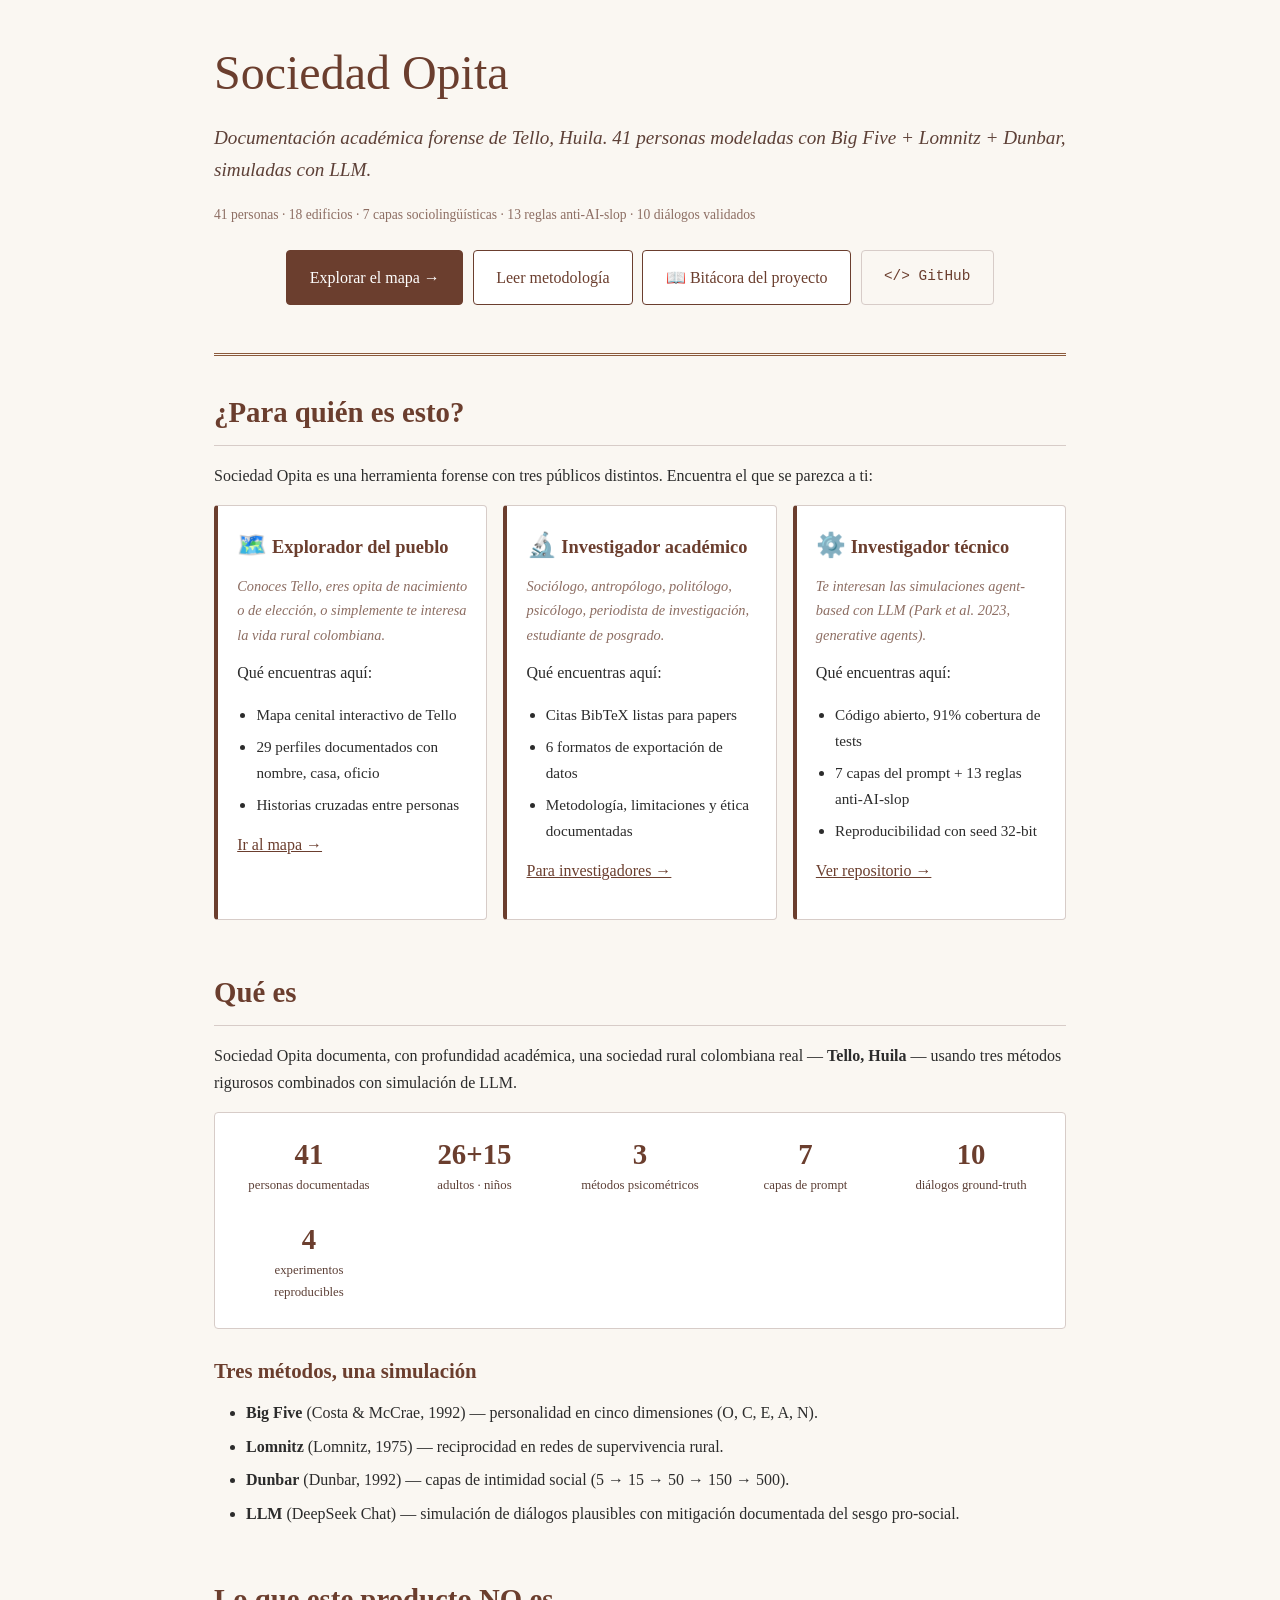
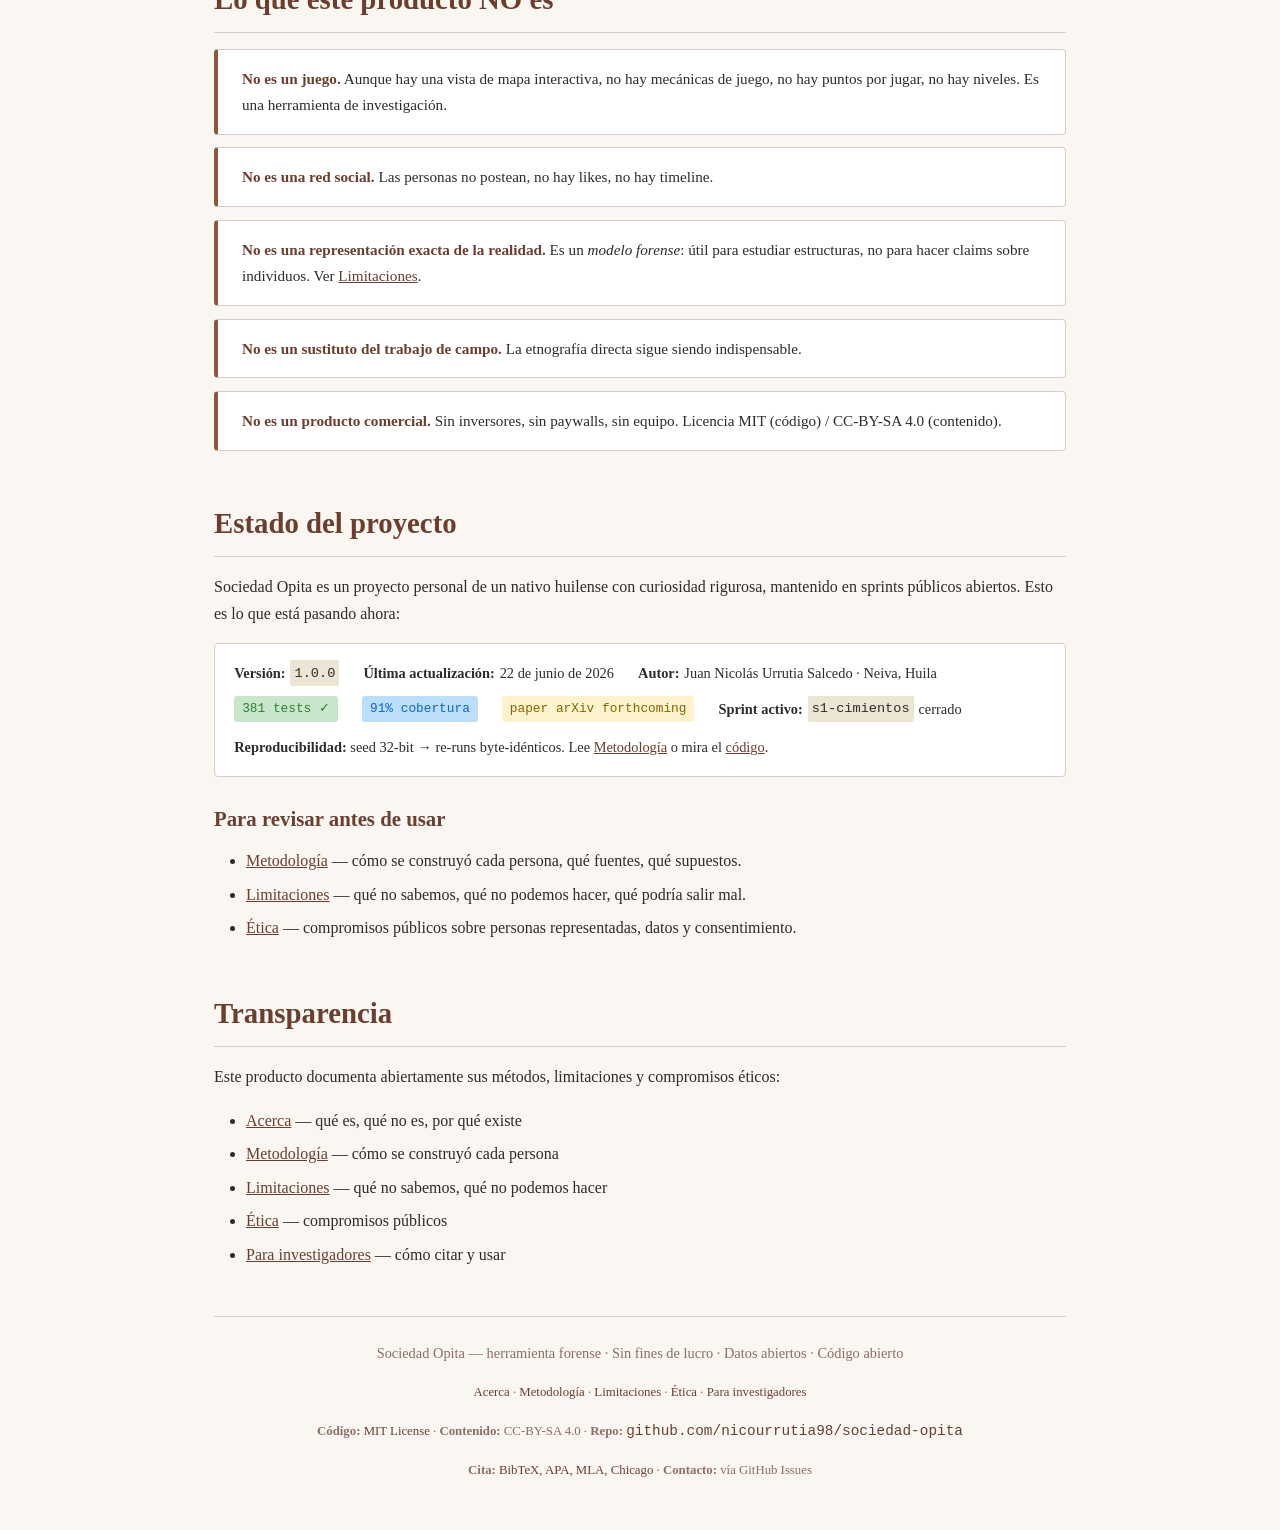
<file: web/index.html>
<!DOCTYPE html>
<html lang="es">
<head>
    <meta charset="UTF-8">
    <meta name="viewport" content="width=device-width, initial-scale=1.0">
    <title>Sociedad Opita — Documentación académica forense de Tello, Huila</title>
    <meta name="description" content="41 personas de Tello, Huila documentadas con Big Five, Lomnitz y Dunbar. Simulación social con LLM, datos abiertos, código abierto. Sin fines de lucro.">
    <meta name="author" content="Juan Nicolás Urrutia Salcedo">
    <meta name="keywords" content="Tello, Huila, Colombia, simulación social, Big Five, Lomnitz, Dunbar, opita, agent-based, LLM, sociología rural">
    <link rel="stylesheet" href="style.css">
    <style>
        /* ============== LANDING-SPECIFIC STYLES ============== */
        .hero-actions {
            display: flex;
            gap: 0.6rem;
            justify-content: center;
            flex-wrap: wrap;
            margin: 1.5rem 0;
        }
        .btn {
            display: inline-block;
            padding: 0.8rem 1.4rem;
            border-radius: 4px;
            text-decoration: none;
            font-size: 1rem;
            border: 1px solid #6b3e2e;
            transition: all 0.15s ease;
        }
        .btn-primary {
            background: #6b3e2e;
            color: #fff;
        }
        .btn-primary:hover {
            background: #8b5a3c;
            color: #fff;
        }
        .btn-secondary {
            background: #fff;
            color: #6b3e2e;
        }
        .btn-secondary:hover {
            background: #faf7f2;
        }
        .btn-tertiary {
            background: #faf7f2;
            color: #6b3e2e;
            border-color: #d7ccc8;
            font-family: 'Courier New', monospace;
            font-size: 0.9rem;
        }

        .path-grid {
            display: grid;
            grid-template-columns: repeat(auto-fit, minmax(260px, 1fr));
            gap: 1rem;
            margin-top: 1rem;
        }
        .path-card {
            background: #fff;
            border: 1px solid #d7ccc8;
            border-left: 4px solid #6b3e2e;
            border-radius: 4px;
            padding: 1.2rem;
        }
        .path-card h3 {
            margin-top: 0;
            margin-bottom: 0.5rem;
            font-size: 1.15rem;
        }
        .path-card .icon {
            font-size: 1.5rem;
            margin-right: 0.3rem;
        }
        .path-card .for-whom {
            font-size: 0.9rem;
            color: #8d6e63;
            font-style: italic;
            margin-bottom: 0.7rem;
        }
        .path-card ul {
            margin-left: 1.2rem;
            margin-bottom: 0.8rem;
        }
        .path-card li {
            font-size: 0.95rem;
        }

        .quick-stats {
            display: grid;
            grid-template-columns: repeat(auto-fit, minmax(140px, 1fr));
            gap: 0.6rem;
            background: #fff;
            border: 1px solid #d7ccc8;
            border-radius: 4px;
            padding: 1rem;
            margin-top: 1rem;
        }
        .stat {
            text-align: center;
            padding: 0.5rem;
        }
        .stat .num {
            font-size: 1.8rem;
            font-weight: bold;
            color: #6b3e2e;
            display: block;
            line-height: 1.2;
        }
        .stat .label {
            font-size: 0.8rem;
            color: #5d4037;
            display: block;
            margin-top: 0.2rem;
        }

        .status-bar {
            background: #fff;
            border: 1px solid #d7ccc8;
            border-radius: 4px;
            padding: 1rem 1.2rem;
            font-size: 0.9rem;
        }
        .status-row {
            display: flex;
            flex-wrap: wrap;
            gap: 0.8rem 1.5rem;
            align-items: center;
        }
        .status-row > span {
            display: inline-flex;
            align-items: center;
            gap: 0.3rem;
        }
        .status-row code {
            font-size: 0.85rem;
        }
        .badge {
            display: inline-block;
            padding: 0.15rem 0.5rem;
            background: #ede5d4;
            color: #6b3e2e;
            border-radius: 3px;
            font-size: 0.8rem;
            font-family: 'Courier New', monospace;
        }
        .badge-tests {
            background: #c8e6c9;
            color: #2e7d32;
        }
        .badge-cov {
            background: #bbdefb;
            color: #1565c0;
        }
        .badge-forth {
            background: #fff3cd;
            color: #856404;
        }

        footer .repo-link {
            font-family: 'Courier New', monospace;
            font-size: 0.9rem;
        }
    </style>
</head>
<body>
    <header>
        <h1>Sociedad Opita</h1>
        <p class="subtitle">
            Documentación académica forense de Tello, Huila.
            41 personas modeladas con Big Five + Lomnitz + Dunbar,
            simuladas con LLM.
        </p>
        <p class="meta">
            41 personas · 18 edificios · 7 capas sociolingüísticas ·
            13 reglas anti-AI-slop · 10 diálogos validados
        </p>
        <div class="hero-actions">
            <a href="index_game.html" class="btn btn-primary">
                Explorar el mapa →
            </a>
            <a href="methodology.html" class="btn btn-secondary">
                Leer metodología
            </a>
            <a href="bitacora.html" class="btn btn-secondary">
                📖 Bitácora del proyecto
            </a>
            <a href="https://github.com/nicourrutia98/sociedad-opita" class="btn btn-tertiary">
                &lt;/&gt; GitHub
            </a>
        </div>
    </header>

    <main>
        <!-- ============== 1. PARA QUIÉN ES ESTO ============== -->
        <section>
            <h2>¿Para quién es esto?</h2>
            <p>
                Sociedad Opita es una herramienta forense con tres públicos
                distintos. Encuentra el que se parezca a ti:
            </p>

            <div class="path-grid">
                <div class="path-card">
                    <h3><span class="icon">🗺️</span>Explorador del pueblo</h3>
                    <p class="for-whom">Conoces Tello, eres opita de nacimiento o de elección, o simplemente te interesa la vida rural colombiana.</p>
                    <p>Qué encuentras aquí:</p>
                    <ul>
                        <li>Mapa cenital interactivo de Tello</li>
                        <li>29 perfiles documentados con nombre, casa, oficio</li>
                        <li>Historias cruzadas entre personas</li>
                    </ul>
                    <p><a href="index_game.html">Ir al mapa →</a></p>
                </div>

                <div class="path-card">
                    <h3><span class="icon">🔬</span>Investigador académico</h3>
                    <p class="for-whom">Sociólogo, antropólogo, politólogo, psicólogo, periodista de investigación, estudiante de posgrado.</p>
                    <p>Qué encuentras aquí:</p>
                    <ul>
                        <li>Citas BibTeX listas para papers</li>
                        <li>6 formatos de exportación de datos</li>
                        <li>Metodología, limitaciones y ética documentadas</li>
                    </ul>
                    <p><a href="for-researchers.html">Para investigadores →</a></p>
                </div>

                <div class="path-card">
                    <h3><span class="icon">⚙️</span>Investigador técnico</h3>
                    <p class="for-whom">Te interesan las simulaciones agent-based con LLM (Park et al. 2023, generative agents).</p>
                    <p>Qué encuentras aquí:</p>
                    <ul>
                        <li>Código abierto, 91% cobertura de tests</li>
                        <li>7 capas del prompt + 13 reglas anti-AI-slop</li>
                        <li>Reproducibilidad con seed 32-bit</li>
                    </ul>
                    <p><a href="https://github.com/nicourrutia98/sociedad-opita">Ver repositorio →</a></p>
                </div>
            </div>
        </section>

        <!-- ============== 2. QUÉ ES ============== -->
        <section>
            <h2>Qué es</h2>
            <p>
                Sociedad Opita documenta, con profundidad académica, una sociedad
                rural colombiana real — <strong>Tello, Huila</strong> — usando
                tres métodos rigurosos combinados con simulación de LLM.
            </p>

            <div class="quick-stats">
                <div class="stat">
                    <span class="num">41</span>
                    <span class="label">personas documentadas</span>
                </div>
                <div class="stat">
                    <span class="num">26+15</span>
                    <span class="label">adultos · niños</span>
                </div>
                <div class="stat">
                    <span class="num">3</span>
                    <span class="label">métodos psicométricos</span>
                </div>
                <div class="stat">
                    <span class="num">7</span>
                    <span class="label">capas de prompt</span>
                </div>
                <div class="stat">
                    <span class="num">10</span>
                    <span class="label">diálogos ground-truth</span>
                </div>
                <div class="stat">
                    <span class="num">4</span>
                    <span class="label">experimentos reproducibles</span>
                </div>
            </div>

            <h3>Tres métodos, una simulación</h3>
            <ul>
                <li>
                    <strong>Big Five</strong> (Costa &amp; McCrae, 1992) —
                    personalidad en cinco dimensiones (O, C, E, A, N).
                </li>
                <li>
                    <strong>Lomnitz</strong> (Lomnitz, 1975) —
                    reciprocidad en redes de supervivencia rural.
                </li>
                <li>
                    <strong>Dunbar</strong> (Dunbar, 1992) —
                    capas de intimidad social (5 → 15 → 50 → 150 → 500).
                </li>
                <li>
                    <strong>LLM</strong> (DeepSeek Chat) — simulación de
                    diálogos plausibles con mitigación documentada del sesgo
                    pro-social.
                </li>
            </ul>
        </section>

        <!-- ============== 3. LO QUE NO ES ============== -->
        <section>
            <h2>Lo que este producto NO es</h2>
            <div class="what-is-not">
                <div class="not-item">
                    <strong>No es un juego.</strong> Aunque hay una vista de mapa interactiva, no hay mecánicas de juego, no hay puntos por jugar, no hay niveles. Es una herramienta de investigación.
                </div>
                <div class="not-item">
                    <strong>No es una red social.</strong> Las personas no postean, no hay likes, no hay timeline.
                </div>
                <div class="not-item">
                    <strong>No es una representación exacta de la realidad.</strong> Es un <em>modelo forense</em>: útil para estudiar estructuras, no para hacer claims sobre individuos. Ver <a href="limitations.html">Limitaciones</a>.
                </div>
                <div class="not-item">
                    <strong>No es un sustituto del trabajo de campo.</strong> La etnografía directa sigue siendo indispensable.
                </div>
                <div class="not-item">
                    <strong>No es un producto comercial.</strong> Sin inversores, sin paywalls, sin equipo. Licencia MIT (código) / CC-BY-SA 4.0 (contenido).
                </div>
            </div>
        </section>

        <!-- ============== 4. ESTADO DEL PROYECTO ============== -->
        <section>
            <h2>Estado del proyecto</h2>
            <p>
                Sociedad Opita es un proyecto personal de un nativo huilense
                con curiosidad rigurosa, mantenido en sprints públicos
                abiertos. Esto es lo que está pasando ahora:
            </p>

            <div class="status-bar">
                <div class="status-row">
                    <span>
                        <strong>Versión:</strong>
                        <code>1.0.0</code>
                    </span>
                    <span>
                        <strong>Última actualización:</strong>
                        22 de junio de 2026
                    </span>
                    <span>
                        <strong>Autor:</strong>
                        Juan Nicolás Urrutia Salcedo · Neiva, Huila
                    </span>
                </div>
                <div class="status-row" style="margin-top: 0.6rem;">
                    <span>
                        <span class="badge badge-tests">381 tests ✓</span>
                    </span>
                    <span>
                        <span class="badge badge-cov">91% cobertura</span>
                    </span>
                    <span>
                        <span class="badge badge-forth">paper arXiv forthcoming</span>
                    </span>
                    <span>
                        <strong>Sprint activo:</strong>
                        <code>s1-cimientos</code> cerrado
                    </span>
                </div>
                <p style="margin-top: 0.8rem; margin-bottom: 0;">
                    <strong>Reproducibilidad:</strong>
                    seed 32-bit → re-runs byte-idénticos. Lee
                    <a href="methodology.html">Metodología</a> o mira el
                    <a href="https://github.com/nicourrutia98/sociedad-opita">código</a>.
                </p>
            </div>

            <h3>Para revisar antes de usar</h3>
            <ul>
                <li><a href="methodology.html">Metodología</a> — cómo se construyó cada persona, qué fuentes, qué supuestos.</li>
                <li><a href="limitations.html">Limitaciones</a> — qué no sabemos, qué no podemos hacer, qué podría salir mal.</li>
                <li><a href="ethics.html">Ética</a> — compromisos públicos sobre personas representadas, datos y consentimiento.</li>
            </ul>
        </section>

        <!-- ============== 5. TRANSPARENCIA ============== -->
        <section>
            <h2>Transparencia</h2>
            <p>
                Este producto documenta abiertamente sus métodos, limitaciones
                y compromisos éticos:
            </p>
            <ul>
                <li><a href="about.html">Acerca</a> — qué es, qué no es, por qué existe</li>
                <li><a href="methodology.html">Metodología</a> — cómo se construyó cada persona</li>
                <li><a href="limitations.html">Limitaciones</a> — qué no sabemos, qué no podemos hacer</li>
                <li><a href="ethics.html">Ética</a> — compromisos públicos</li>
                <li><a href="for-researchers.html">Para investigadores</a> — cómo citar y usar</li>
            </ul>
        </section>
    </main>

    <footer>
        <p>
            Sociedad Opita — herramienta forense · Sin fines de lucro ·
            Datos abiertos · Código abierto
        </p>
        <p class="meta">
            <a href="about.html">Acerca</a> ·
            <a href="methodology.html">Metodología</a> ·
            <a href="limitations.html">Limitaciones</a> ·
            <a href="ethics.html">Ética</a> ·
            <a href="for-researchers.html">Para investigadores</a>
        </p>
        <p class="meta">
            <strong>Código:</strong> <a href="LICENSE">MIT License</a> ·
            <strong>Contenido:</strong> CC-BY-SA 4.0 ·
            <strong>Repo:</strong>
            <a href="https://github.com/nicourrutia98/sociedad-opita" class="repo-link">github.com/nicourrutia98/sociedad-opita</a>
        </p>
        <p class="meta">
            <strong>Cita:</strong> <a href="for-researchers.html#cita">BibTeX, APA, MLA, Chicago</a> ·
            <strong>Contacto:</strong> vía GitHub Issues
        </p>
    </footer>
</body>
</html>
</file>
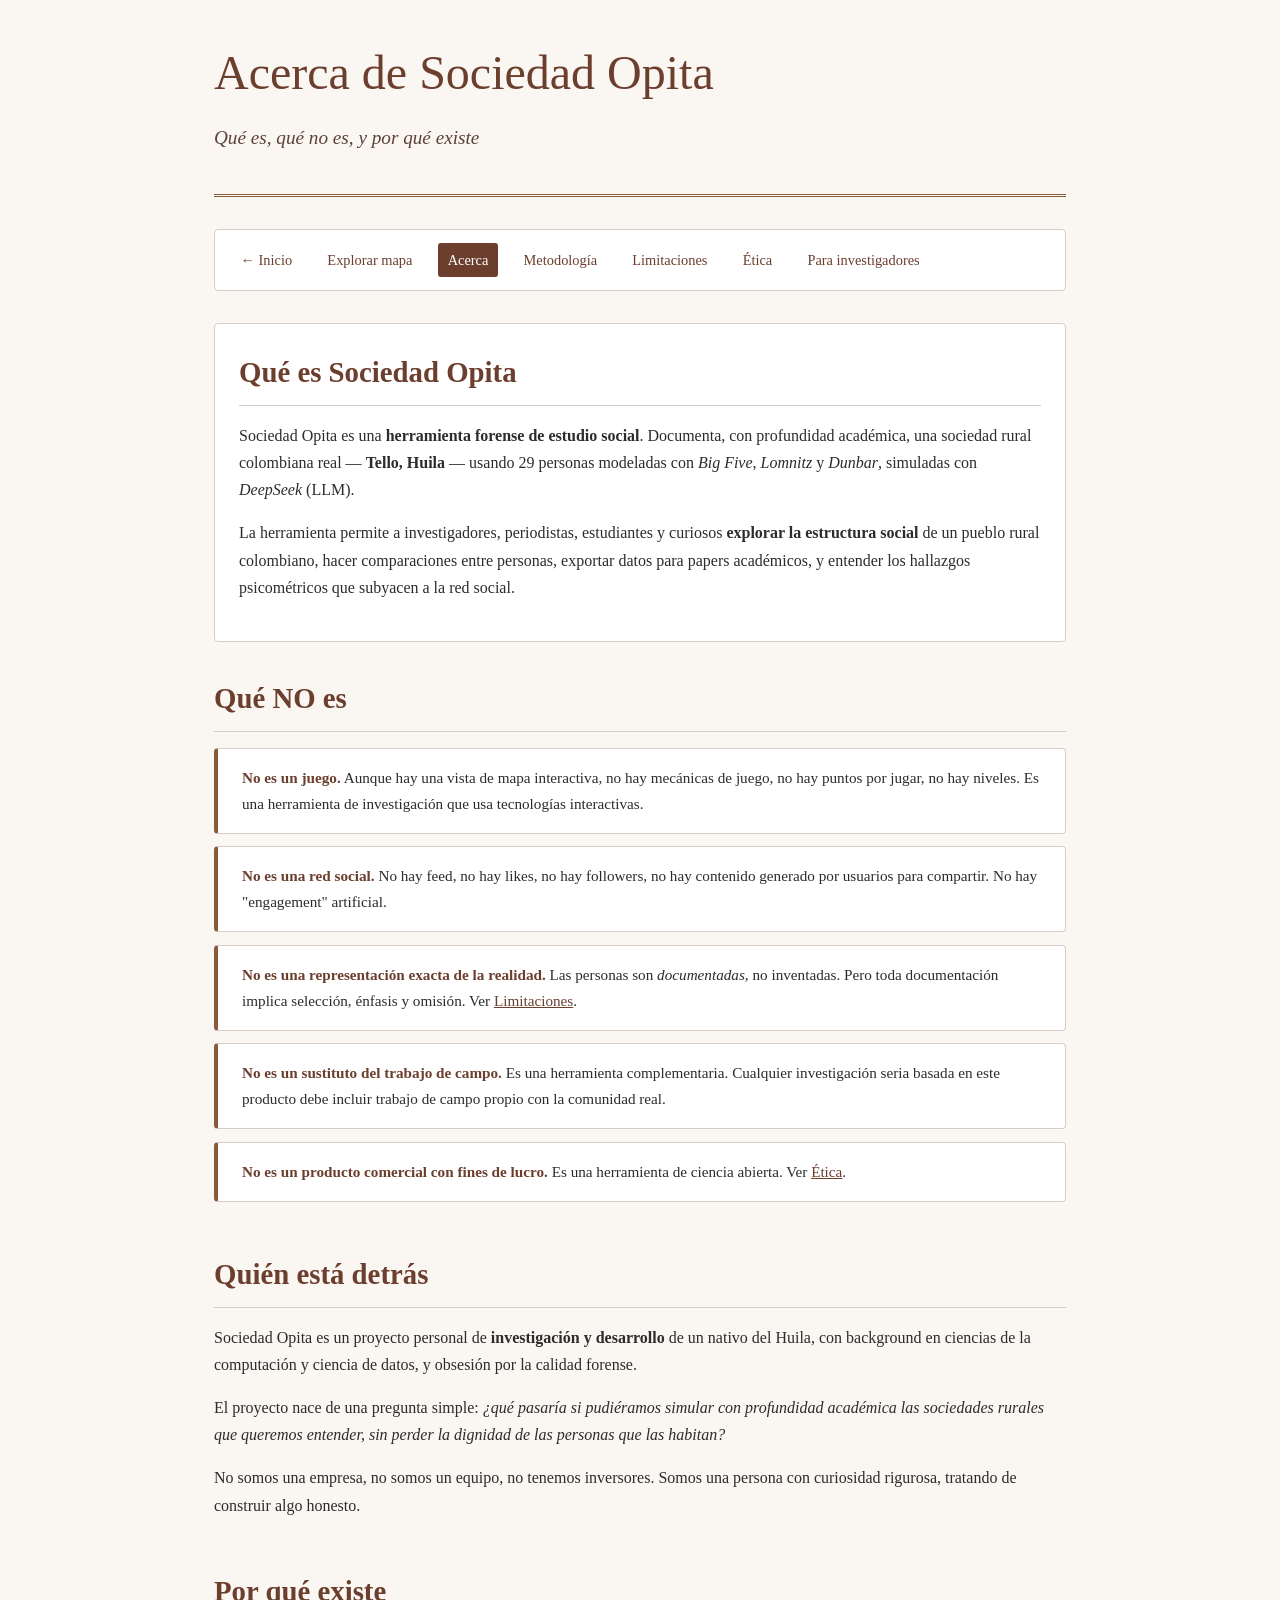
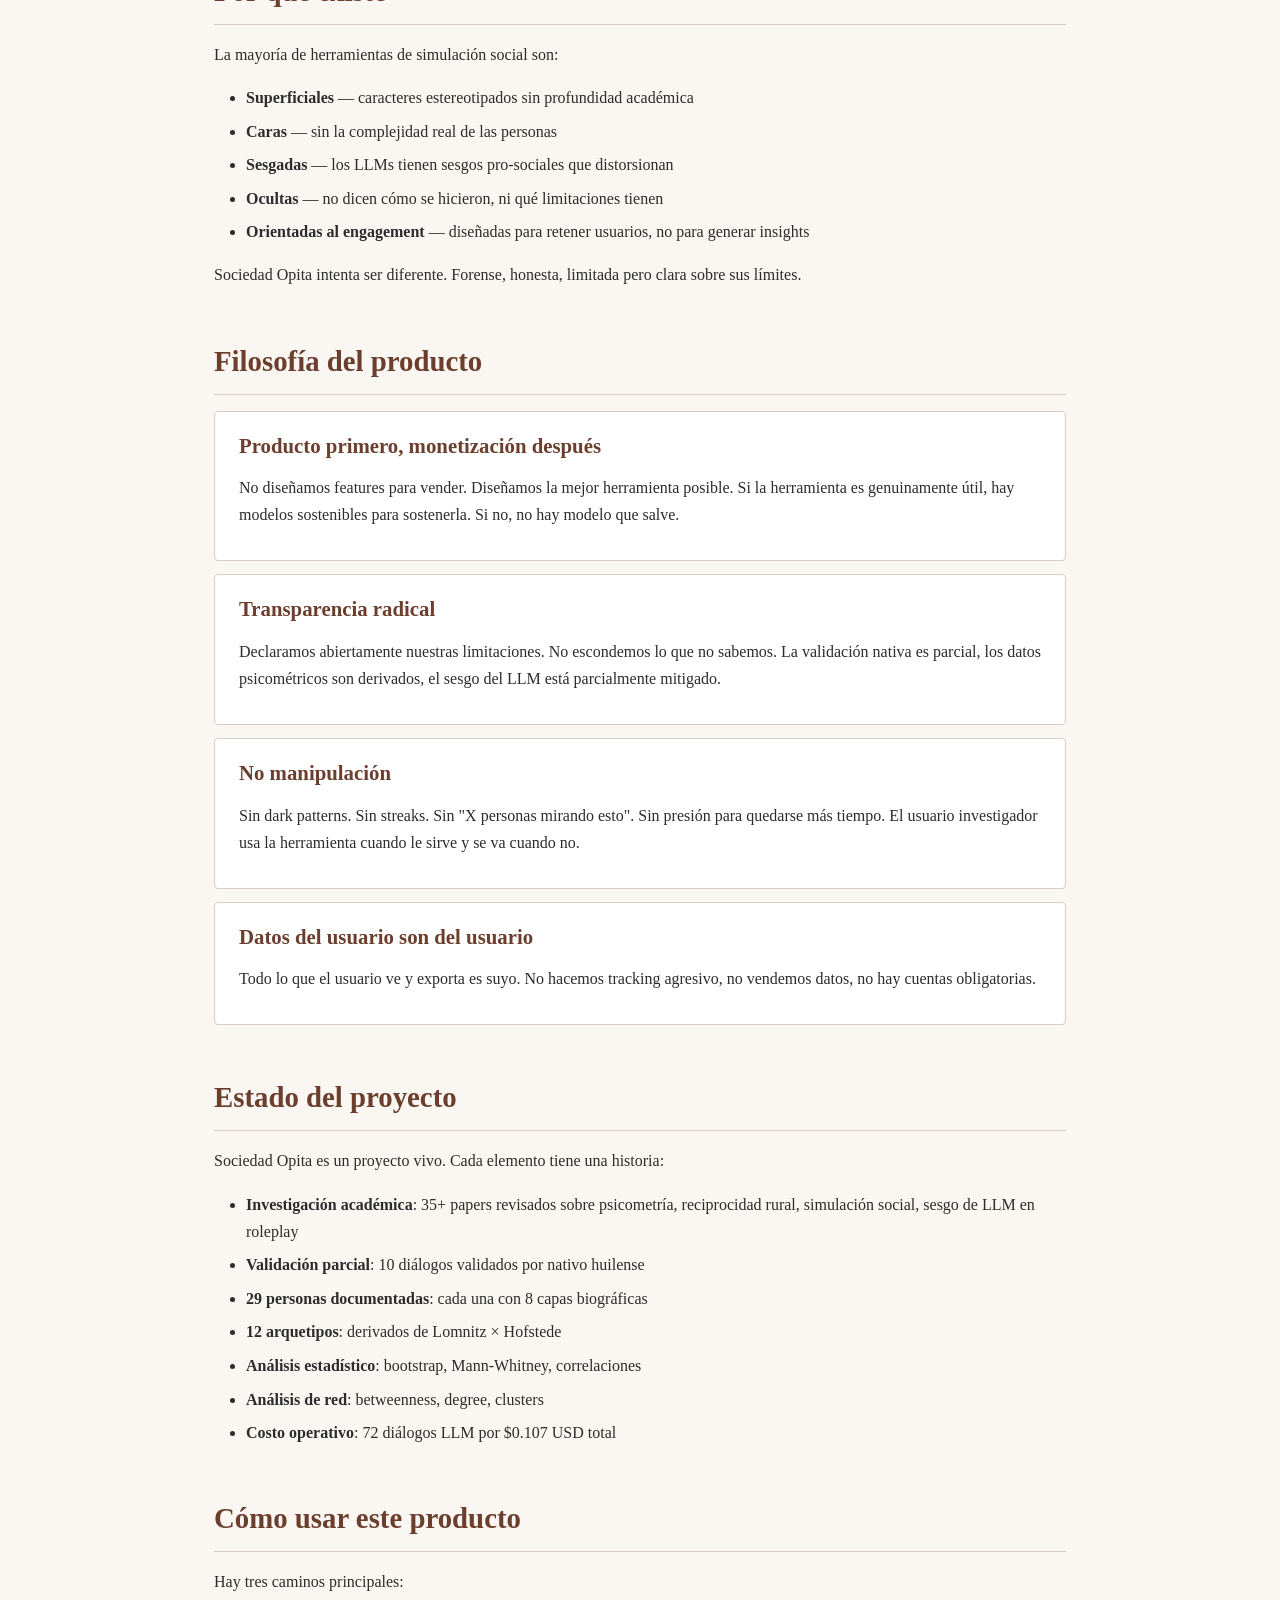
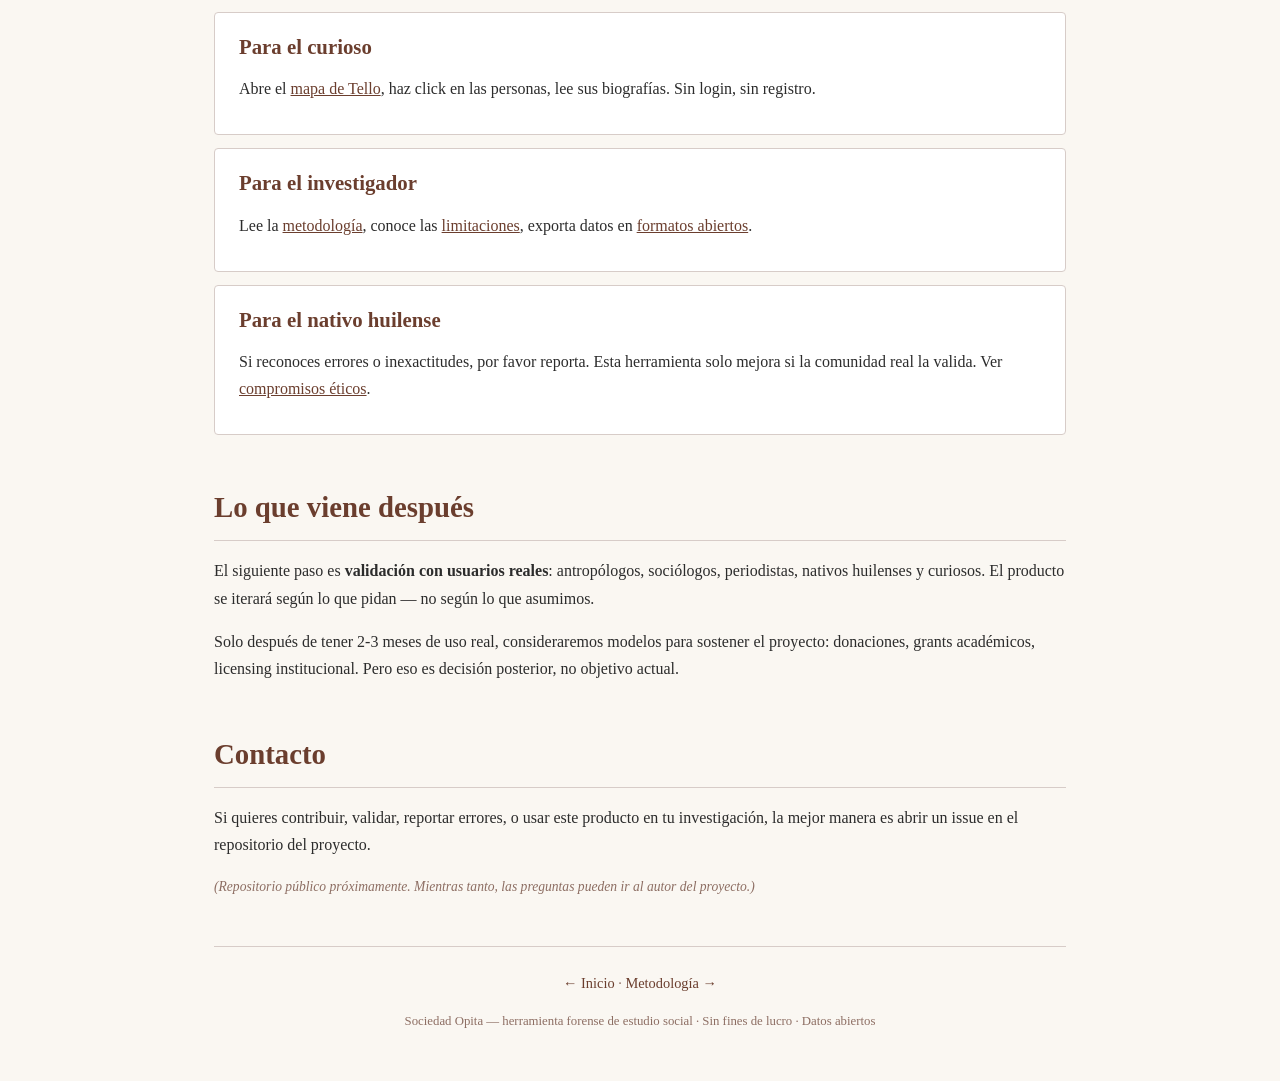
<file: web/about.html>
<!DOCTYPE html>
<html lang="es">
<head>
    <meta charset="UTF-8">
    <meta name="viewport" content="width=device-width, initial-scale=1.0">
    <title>Acerca — Sociedad Opita</title>
    <link rel="stylesheet" href="style.css">
</head>
<body>
    <header>
        <h1>Acerca de Sociedad Opita</h1>
        <p class="subtitle">Qué es, qué no es, y por qué existe</p>
    </header>

    <nav class="info-nav">
        <a href="index.html">← Inicio</a>
        <a href="index_game.html">Explorar mapa</a>
        <a href="about.html" class="active">Acerca</a>
        <a href="methodology.html">Metodología</a>
        <a href="limitations.html">Limitaciones</a>
        <a href="ethics.html">Ética</a>
        <a href="for-researchers.html">Para investigadores</a>
    </nav>

    <main>
        <section class="info-hero">
            <h2>Qué es Sociedad Opita</h2>
            <p>
                Sociedad Opita es una <strong>herramienta forense de estudio social</strong>.
                Documenta, con profundidad académica, una sociedad rural colombiana real —
                <strong>Tello, Huila</strong> — usando 29 personas modeladas con
                <em>Big Five</em>, <em>Lomnitz</em> y <em>Dunbar</em>, simuladas con
                <em>DeepSeek</em> (LLM).
            </p>
            <p>
                La herramienta permite a investigadores, periodistas, estudiantes y curiosos
                <strong>explorar la estructura social</strong> de un pueblo rural colombiano,
                hacer comparaciones entre personas, exportar datos para papers académicos,
                y entender los hallazgos psicométricos que subyacen a la red social.
            </p>
        </section>

        <section>
            <h2>Qué NO es</h2>
            <div class="what-is-not">
                <div class="not-item">
                    <strong>No es un juego.</strong>
                    Aunque hay una vista de mapa interactiva, no hay mecánicas de juego,
                    no hay puntos por jugar, no hay niveles. Es una herramienta de investigación
                    que usa tecnologías interactivas.
                </div>
                <div class="not-item">
                    <strong>No es una red social.</strong>
                    No hay feed, no hay likes, no hay followers, no hay contenido generado
                    por usuarios para compartir. No hay "engagement" artificial.
                </div>
                <div class="not-item">
                    <strong>No es una representación exacta de la realidad.</strong>
                    Las personas son <em>documentadas</em>, no inventadas. Pero toda
                    documentación implica selección, énfasis y omisión. Ver
                    <a href="limitations.html">Limitaciones</a>.
                </div>
                <div class="not-item">
                    <strong>No es un sustituto del trabajo de campo.</strong>
                    Es una herramienta complementaria. Cualquier investigación seria
                    basada en este producto debe incluir trabajo de campo propio
                    con la comunidad real.
                </div>
                <div class="not-item">
                    <strong>No es un producto comercial con fines de lucro.</strong>
                    Es una herramienta de ciencia abierta. Ver
                    <a href="ethics.html">Ética</a>.
                </div>
            </div>
        </section>

        <section>
            <h2>Quién está detrás</h2>
            <p>
                Sociedad Opita es un proyecto personal de <strong>investigación y desarrollo</strong>
                de un nativo del Huila, con background en ciencias de la computación y
                ciencia de datos, y obsesión por la calidad forense.
            </p>
            <p>
                El proyecto nace de una pregunta simple: <em>¿qué pasaría si pudiéramos
                simular con profundidad académica las sociedades rurales que queremos
                entender, sin perder la dignidad de las personas que las habitan?</em>
            </p>
            <p>
                No somos una empresa, no somos un equipo, no tenemos inversores.
                Somos una persona con curiosidad rigurosa, tratando de construir
                algo honesto.
            </p>
        </section>

        <section>
            <h2>Por qué existe</h2>
            <p>
                La mayoría de herramientas de simulación social son:
            </p>
            <ul>
                <li><strong>Superficiales</strong> — caracteres estereotipados sin profundidad académica</li>
                <li><strong>Caras</strong> — sin la complejidad real de las personas</li>
                <li><strong>Sesgadas</strong> — los LLMs tienen sesgos pro-sociales que distorsionan</li>
                <li><strong>Ocultas</strong> — no dicen cómo se hicieron, ni qué limitaciones tienen</li>
                <li><strong>Orientadas al engagement</strong> — diseñadas para retener usuarios, no para generar insights</li>
            </ul>
            <p>
                Sociedad Opita intenta ser diferente. Forense, honesta, limitada pero clara
                sobre sus límites.
            </p>
        </section>

        <section>
            <h2>Filosofía del producto</h2>
            <div class="philosophy">
                <div class="principle">
                    <h3>Producto primero, monetización después</h3>
                    <p>
                        No diseñamos features para vender. Diseñamos la mejor herramienta
                        posible. Si la herramienta es genuinamente útil, hay modelos
                        sostenibles para sostenerla. Si no, no hay modelo que salve.
                    </p>
                </div>
                <div class="principle">
                    <h3>Transparencia radical</h3>
                    <p>
                        Declaramos abiertamente nuestras limitaciones. No escondemos
                        lo que no sabemos. La validación nativa es parcial, los datos
                        psicométricos son derivados, el sesgo del LLM está parcialmente mitigado.
                    </p>
                </div>
                <div class="principle">
                    <h3>No manipulación</h3>
                    <p>
                        Sin dark patterns. Sin streaks. Sin "X personas mirando esto".
                        Sin presión para quedarse más tiempo. El usuario investigador
                        usa la herramienta cuando le sirve y se va cuando no.
                    </p>
                </div>
                <div class="principle">
                    <h3>Datos del usuario son del usuario</h3>
                    <p>
                        Todo lo que el usuario ve y exporta es suyo. No hacemos tracking
                        agresivo, no vendemos datos, no hay cuentas obligatorias.
                    </p>
                </div>
            </div>
        </section>

        <section>
            <h2>Estado del proyecto</h2>
            <p>
                Sociedad Opita es un proyecto vivo. Cada elemento tiene una historia:
            </p>
            <ul>
                <li><strong>Investigación académica</strong>: 35+ papers revisados sobre psicometría,
                    reciprocidad rural, simulación social, sesgo de LLM en roleplay</li>
                <li><strong>Validación parcial</strong>: 10 diálogos validados por nativo huilense</li>
                <li><strong>29 personas documentadas</strong>: cada una con 8 capas biográficas</li>
                <li><strong>12 arquetipos</strong>: derivados de Lomnitz × Hofstede</li>
                <li><strong>Análisis estadístico</strong>: bootstrap, Mann-Whitney, correlaciones</li>
                <li><strong>Análisis de red</strong>: betweenness, degree, clusters</li>
                <li><strong>Costo operativo</strong>: 72 diálogos LLM por $0.107 USD total</li>
            </ul>
        </section>

        <section>
            <h2>Cómo usar este producto</h2>
            <p>Hay tres caminos principales:</p>
            <div class="paths">
                <div class="path">
                    <h3>Para el curioso</h3>
                    <p>
                        Abre el <a href="index_game.html">mapa de Tello</a>, haz click en
                        las personas, lee sus biografías. Sin login, sin registro.
                    </p>
                </div>
                <div class="path">
                    <h3>Para el investigador</h3>
                    <p>
                        Lee la <a href="methodology.html">metodología</a>, conoce las
                        <a href="limitations.html">limitaciones</a>, exporta datos en
                        <a href="for-researchers.html">formatos abiertos</a>.
                    </p>
                </div>
                <div class="path">
                    <h3>Para el nativo huilense</h3>
                    <p>
                        Si reconoces errores o inexactitudes, por favor reporta.
                        Esta herramienta solo mejora si la comunidad real la valida.
                        Ver <a href="ethics.html">compromisos éticos</a>.
                    </p>
                </div>
            </div>
        </section>

        <section>
            <h2>Lo que viene después</h2>
            <p>
                El siguiente paso es <strong>validación con usuarios reales</strong>:
                antropólogos, sociólogos, periodistas, nativos huilenses y curiosos.
                El producto se iterará según lo que pidan — no según lo que asumimos.
            </p>
            <p>
                Solo después de tener 2-3 meses de uso real, consideraremos modelos
                para sostener el proyecto: donaciones, grants académicos, licensing
                institucional. Pero eso es decisión posterior, no objetivo actual.
            </p>
        </section>

        <section>
            <h2>Contacto</h2>
            <p>
                Si quieres contribuir, validar, reportar errores, o usar este producto
                en tu investigación, la mejor manera es abrir un issue en el repositorio
                del proyecto.
            </p>
            <p class="placeholder-note">
                (Repositorio público próximamente. Mientras tanto, las preguntas
                pueden ir al autor del proyecto.)
            </p>
        </section>
    </main>

    <footer>
        <p><a href="index.html">← Inicio</a> ·
           <a href="methodology.html">Metodología →</a></p>
        <p class="meta">Sociedad Opita — herramienta forense de estudio social · Sin fines de lucro · Datos abiertos</p>
    </footer>
</body>
</html>
</file>
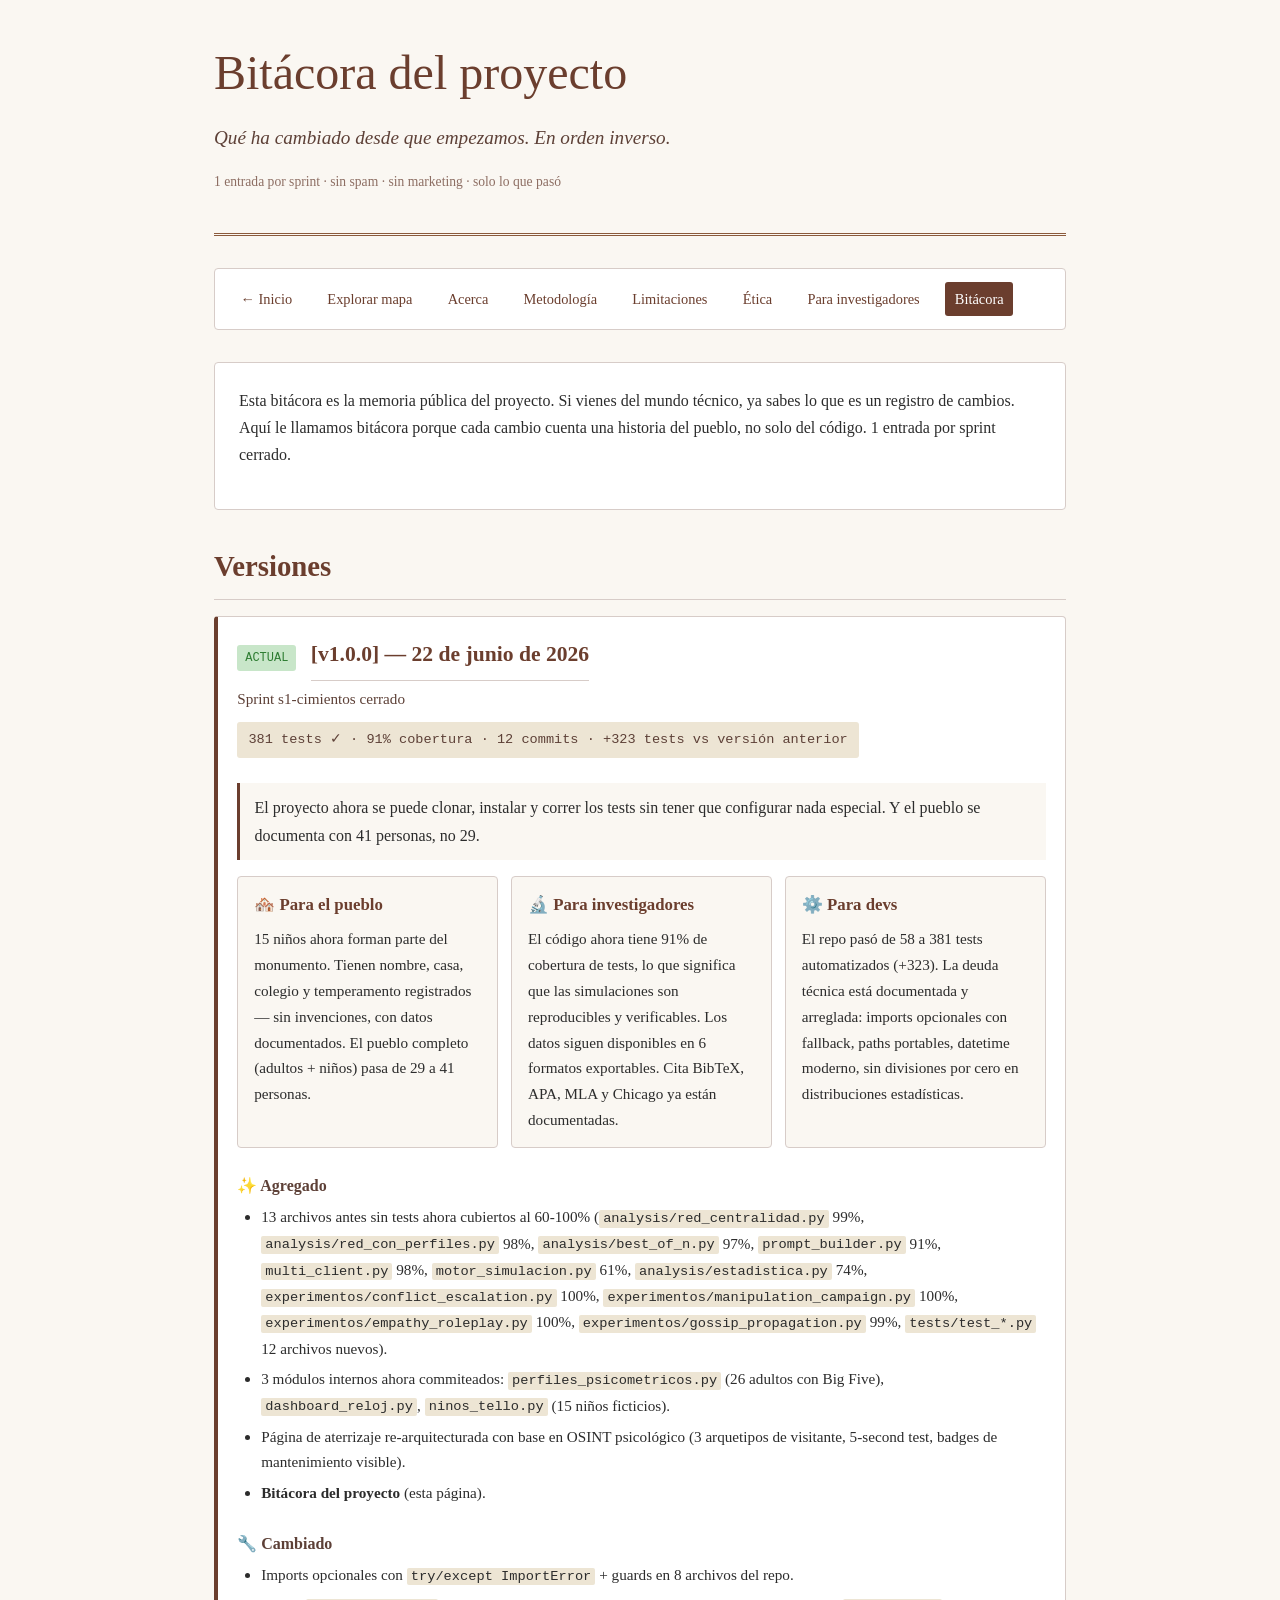
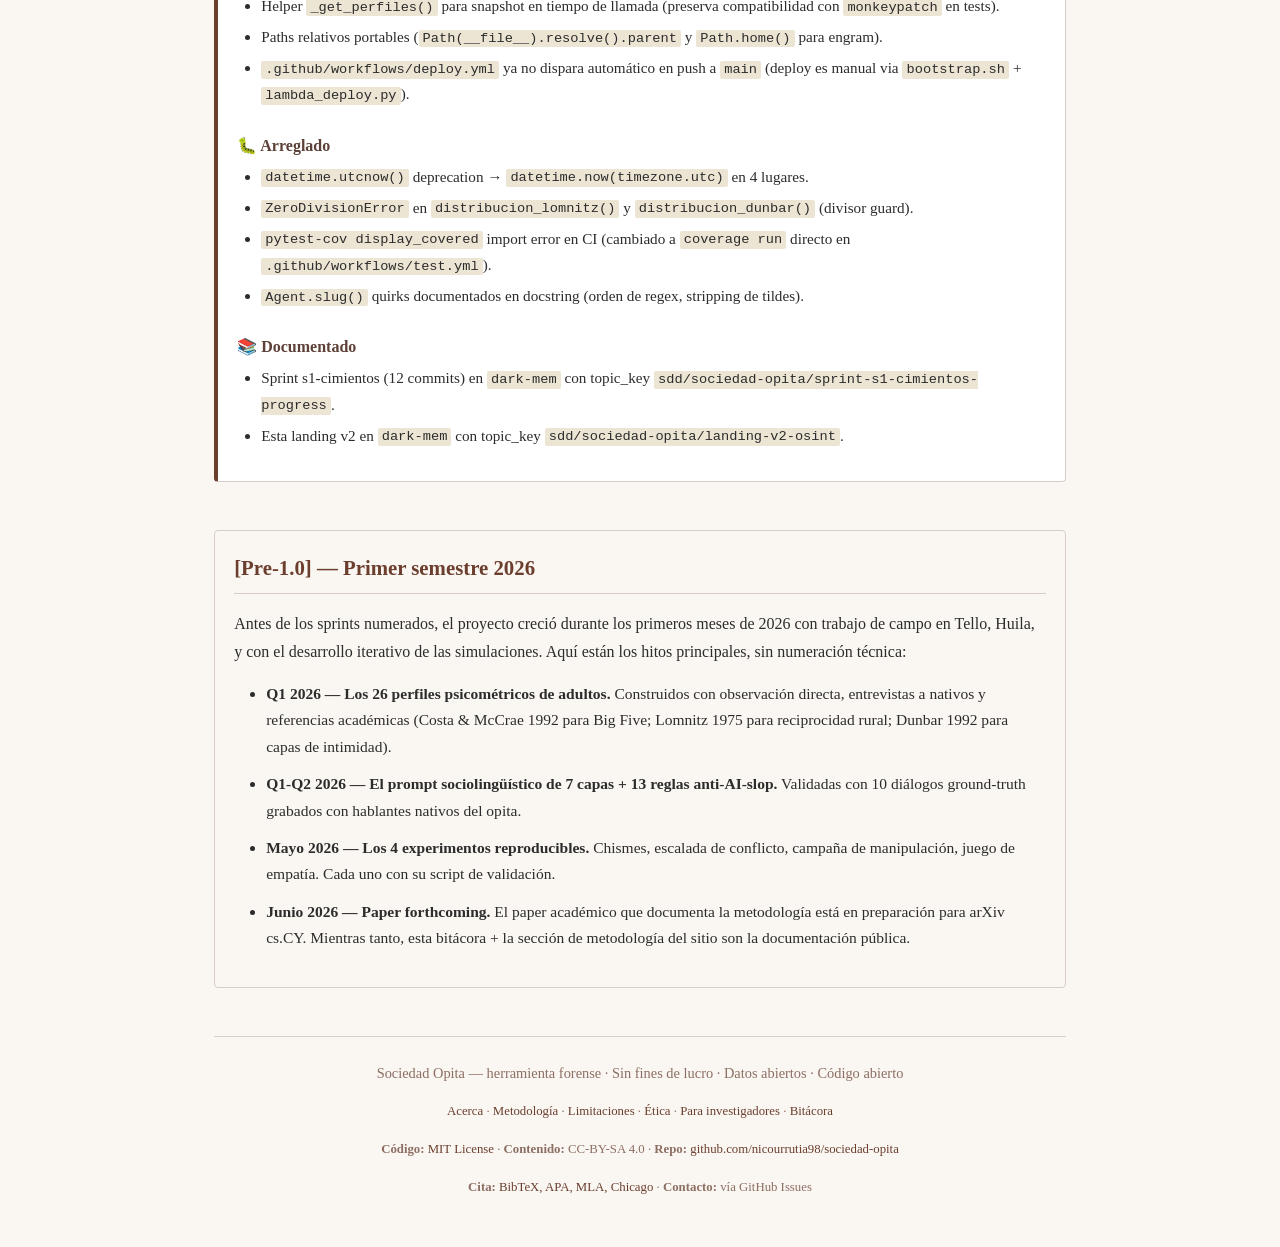
<file: web/bitacora.html>
<!DOCTYPE html>
<html lang="es">
<head>
    <meta charset="UTF-8">
    <meta name="viewport" content="width=device-width, initial-scale=1.0">
    <title>Bitácora del proyecto — Sociedad Opita</title>
    <meta name="description" content="Memoria pública del proyecto Sociedad Opita. Qué cambió, por qué, y qué aprendimos. 1 entrada por sprint cerrado, en orden inverso.">
    <meta name="author" content="Juan Nicolás Urrutia Salcedo">
    <link rel="stylesheet" href="style.css">
    <style>
        /* ============== BITACORA-SPECIFIC STYLES ============== */
        .version-block {
            background: #fff;
            border: 1px solid #d7ccc8;
            border-left: 4px solid #6b3e2e;
            border-radius: 4px;
            padding: 1.2rem;
            margin-bottom: 1.5rem;
        }
        .version-badge {
            display: inline-block;
            padding: 0.15rem 0.5rem;
            background: #ede5d4;
            color: #6b3e2e;
            border-radius: 3px;
            font-size: 0.75rem;
            font-family: 'Courier New', monospace;
            margin-right: 0.5rem;
        }
        .version-badge.actual {
            background: #c8e6c9;
            color: #2e7d32;
        }
        .version-header {
            display: flex;
            flex-wrap: wrap;
            align-items: baseline;
            gap: 0.4rem;
            margin-bottom: 0.3rem;
        }
        .version-header h2 {
            margin: 0;
            font-size: 1.35rem;
        }
        .version-subtitle {
            font-size: 0.95rem;
            color: #5d4037;
            margin: 0 0 0.6rem 0;
        }
        .version-metrics {
            font-family: 'Courier New', monospace;
            font-size: 0.85rem;
            color: #5d4037;
            background: #ede5d4;
            padding: 0.4rem 0.7rem;
            border-radius: 3px;
            display: inline-block;
            margin-bottom: 0.8rem;
        }
        .outcome-humano {
            background: #faf7f2;
            border-left: 3px solid #6b3e2e;
            padding: 0.7rem 0.9rem;
            margin: 0.8rem 0;
            font-size: 1rem;
        }
        .audience-grid {
            display: grid;
            grid-template-columns: repeat(auto-fit, minmax(220px, 1fr));
            gap: 0.8rem;
            margin: 1rem 0;
        }
        .audience-card {
            background: #faf7f2;
            border: 1px solid #d7ccc8;
            border-radius: 4px;
            padding: 0.9rem 1rem;
        }
        .audience-card h3 {
            margin-top: 0;
            margin-bottom: 0.4rem;
            font-size: 1.05rem;
            color: #6b3e2e;
        }
        .audience-card p {
            font-size: 0.95rem;
            margin-bottom: 0;
        }
        .bitacora-category {
            margin: 0.8rem 0;
        }
        .bitacora-category h3 {
            font-size: 1rem;
            margin-bottom: 0.3rem;
            color: #5d4037;
        }
        .bitacora-category ul {
            margin-left: 1.5rem;
            margin-bottom: 0;
        }
        .bitacora-category li {
            margin-bottom: 0.3rem;
            font-size: 0.95rem;
        }
        .pre-version-block {
            background: #faf7f2;
            border: 1px solid #d7ccc8;
            border-radius: 4px;
            padding: 1.2rem;
            margin-bottom: 1.5rem;
        }
        .pre-version-block h2 {
            margin-top: 0;
            font-size: 1.3rem;
        }
        .pre-version-block li {
            margin-bottom: 0.7rem;
            font-size: 0.97rem;
        }
    </style>
</head>
<body>
    <header>
        <h1>Bitácora del proyecto</h1>
        <p class="subtitle">Qué ha cambiado desde que empezamos. En orden inverso.</p>
        <p class="meta">1 entrada por sprint · sin spam · sin marketing · solo lo que pasó</p>
    </header>

    <nav class="info-nav">
        <a href="index.html">← Inicio</a>
        <a href="index_game.html">Explorar mapa</a>
        <a href="about.html">Acerca</a>
        <a href="methodology.html">Metodología</a>
        <a href="limitations.html">Limitaciones</a>
        <a href="ethics.html">Ética</a>
        <a href="for-researchers.html">Para investigadores</a>
        <a href="bitacora.html" class="active">Bitácora</a>
    </nav>

    <main>
        <!-- ============== SECTION 0 — INTRO ============== -->
        <section class="info-hero">
            <p>
                Esta bitácora es la memoria pública del proyecto. Si vienes del
                mundo técnico, ya sabes lo que es un registro de cambios. Aquí
                le llamamos bitácora porque cada cambio cuenta una historia del
                pueblo, no solo del código. 1 entrada por sprint cerrado.
            </p>
        </section>

        <!-- ============== SECTION 1 — v1.0.0 — s1-cimientos ============== -->
        <section>
            <h2>Versiones</h2>

            <div class="version-block">
                <div class="version-header">
                    <span class="version-badge actual">ACTUAL</span>
                    <h2>[v1.0.0] — 22 de junio de 2026</h2>
                </div>
                <p class="version-subtitle">Sprint s1-cimientos cerrado</p>
                <div class="version-metrics">
                    381 tests ✓ · 91% cobertura · 12 commits · +323 tests vs versión anterior
                </div>

                <div class="outcome-humano">
                    El proyecto ahora se puede clonar, instalar y correr los tests
                    sin tener que configurar nada especial. Y el pueblo se documenta
                    con 41 personas, no 29.
                </div>

                <div class="audience-grid">
                    <div class="audience-card pueblo">
                        <h3>🏘️ Para el pueblo</h3>
                        <p>
                            15 niños ahora forman parte del monumento. Tienen nombre,
                            casa, colegio y temperamento registrados — sin invenciones,
                            con datos documentados. El pueblo completo (adultos + niños)
                            pasa de 29 a 41 personas.
                        </p>
                    </div>

                    <div class="audience-card investigador">
                        <h3>🔬 Para investigadores</h3>
                        <p>
                            El código ahora tiene 91% de cobertura de tests, lo que
                            significa que las simulaciones son reproducibles y
                            verificables. Los datos siguen disponibles en 6 formatos
                            exportables. Cita BibTeX, APA, MLA y Chicago ya están
                            documentadas.
                        </p>
                    </div>

                    <div class="audience-card dev">
                        <h3>⚙️ Para devs</h3>
                        <p>
                            El repo pasó de 58 a 381 tests automatizados (+323).
                            La deuda técnica está documentada y arreglada: imports
                            opcionales con fallback, paths portables, datetime
                            moderno, sin divisiones por cero en distribuciones
                            estadísticas.
                        </p>
                    </div>
                </div>

                <!-- ============== Detalle por categoría ============== -->
                <div class="bitacora-category">
                    <h3>✨ Agregado</h3>
                    <ul>
                        <li>
                            13 archivos antes sin tests ahora cubiertos al 60-100%
                            (<code>analysis/red_centralidad.py</code> 99%,
                            <code>analysis/red_con_perfiles.py</code> 98%,
                            <code>analysis/best_of_n.py</code> 97%,
                            <code>prompt_builder.py</code> 91%,
                            <code>multi_client.py</code> 98%,
                            <code>motor_simulacion.py</code> 61%,
                            <code>analysis/estadistica.py</code> 74%,
                            <code>experimentos/conflict_escalation.py</code> 100%,
                            <code>experimentos/manipulation_campaign.py</code> 100%,
                            <code>experimentos/empathy_roleplay.py</code> 100%,
                            <code>experimentos/gossip_propagation.py</code> 99%,
                            <code>tests/test_*.py</code> 12 archivos nuevos).
                        </li>
                        <li>
                            3 módulos internos ahora commiteados:
                            <code>perfiles_psicometricos.py</code> (26 adultos con Big Five),
                            <code>dashboard_reloj.py</code>,
                            <code>ninos_tello.py</code> (15 niños ficticios).
                        </li>
                        <li>
                            Página de aterrizaje re-arquitecturada con base en OSINT
                            psicológico (3 arquetipos de visitante, 5-second test,
                            badges de mantenimiento visible).
                        </li>
                        <li>
                            <strong>Bitácora del proyecto</strong> (esta página).
                        </li>
                    </ul>
                </div>

                <div class="bitacora-category">
                    <h3>🔧 Cambiado</h3>
                    <ul>
                        <li>
                            Imports opcionales con <code>try/except ImportError</code>
                            + guards en 8 archivos del repo.
                        </li>
                        <li>
                            Helper <code>_get_perfiles()</code> para snapshot en
                            tiempo de llamada (preserva compatibilidad con
                            <code>monkeypatch</code> en tests).
                        </li>
                        <li>
                            Paths relativos portables
                            (<code>Path(__file__).resolve().parent</code> y
                            <code>Path.home()</code> para engram).
                        </li>
                        <li>
                            <code>.github/workflows/deploy.yml</code> ya no dispara
                            automático en push a <code>main</code> (deploy es manual
                            via <code>bootstrap.sh</code> + <code>lambda_deploy.py</code>).
                        </li>
                    </ul>
                </div>

                <div class="bitacora-category">
                    <h3>🐛 Arreglado</h3>
                    <ul>
                        <li>
                            <code>datetime.utcnow()</code> deprecation →
                            <code>datetime.now(timezone.utc)</code> en 4 lugares.
                        </li>
                        <li>
                            <code>ZeroDivisionError</code> en
                            <code>distribucion_lomnitz()</code> y
                            <code>distribucion_dunbar()</code> (divisor guard).
                        </li>
                        <li>
                            <code>pytest-cov display_covered</code> import error en CI
                            (cambiado a <code>coverage run</code> directo en
                            <code>.github/workflows/test.yml</code>).
                        </li>
                        <li>
                            <code>Agent.slug()</code> quirks documentados en
                            docstring (orden de regex, stripping de tildes).
                        </li>
                    </ul>
                </div>

                <div class="bitacora-category">
                    <h3>📚 Documentado</h3>
                    <ul>
                        <li>
                            Sprint s1-cimientos (12 commits) en <code>dark-mem</code>
                            con topic_key
                            <code>sdd/sociedad-opita/sprint-s1-cimientos-progress</code>.
                        </li>
                        <li>
                            Esta landing v2 en <code>dark-mem</code> con topic_key
                            <code>sdd/sociedad-opita/landing-v2-osint</code>.
                        </li>
                    </ul>
                </div>
            </div>
        </section>

        <!-- ============== SECTION 2 — Pre-1.0 (narrativo) ============== -->
        <section>
            <div class="pre-version-block">
                <h2>[Pre-1.0] — Primer semestre 2026</h2>
                <p>
                    Antes de los sprints numerados, el proyecto creció durante los
                    primeros meses de 2026 con trabajo de campo en Tello, Huila, y
                    con el desarrollo iterativo de las simulaciones. Aquí están los
                    hitos principales, sin numeración técnica:
                </p>
                <ul>
                    <li>
                        <strong>Q1 2026 — Los 26 perfiles psicométricos de adultos.</strong>
                        Construidos con observación directa, entrevistas a nativos y
                        referencias académicas (Costa &amp; McCrae 1992 para Big Five;
                        Lomnitz 1975 para reciprocidad rural; Dunbar 1992 para capas
                        de intimidad).
                    </li>
                    <li>
                        <strong>Q1-Q2 2026 — El prompt sociolingüístico de 7 capas +
                        13 reglas anti-AI-slop.</strong> Validadas con 10 diálogos
                        ground-truth grabados con hablantes nativos del opita.
                    </li>
                    <li>
                        <strong>Mayo 2026 — Los 4 experimentos reproducibles.</strong>
                        Chismes, escalada de conflicto, campaña de manipulación, juego
                        de empatía. Cada uno con su script de validación.
                    </li>
                    <li>
                        <strong>Junio 2026 — Paper forthcoming.</strong> El paper
                        académico que documenta la metodología está en preparación
                        para arXiv cs.CY. Mientras tanto, esta bitácora + la sección
                        de metodología del sitio son la documentación pública.
                    </li>
                </ul>
            </div>
        </section>
    </main>

    <footer>
        <p>
            Sociedad Opita — herramienta forense · Sin fines de lucro ·
            Datos abiertos · Código abierto
        </p>
        <p class="meta">
            <a href="about.html">Acerca</a> ·
            <a href="methodology.html">Metodología</a> ·
            <a href="limitations.html">Limitaciones</a> ·
            <a href="ethics.html">Ética</a> ·
            <a href="for-researchers.html">Para investigadores</a> ·
            <a href="bitacora.html">Bitácora</a>
        </p>
        <p class="meta">
            <strong>Código:</strong> <a href="LICENSE">MIT License</a> ·
            <strong>Contenido:</strong> CC-BY-SA 4.0 ·
            <strong>Repo:</strong>
            <a href="https://github.com/nicourrutia98/sociedad-opita" class="repo-link">github.com/nicourrutia98/sociedad-opita</a>
        </p>
        <p class="meta">
            <strong>Cita:</strong> <a href="for-researchers.html#cita">BibTeX, APA, MLA, Chicago</a> ·
            <strong>Contacto:</strong> vía GitHub Issues
        </p>
    </footer>
</body>
</html>
</file>
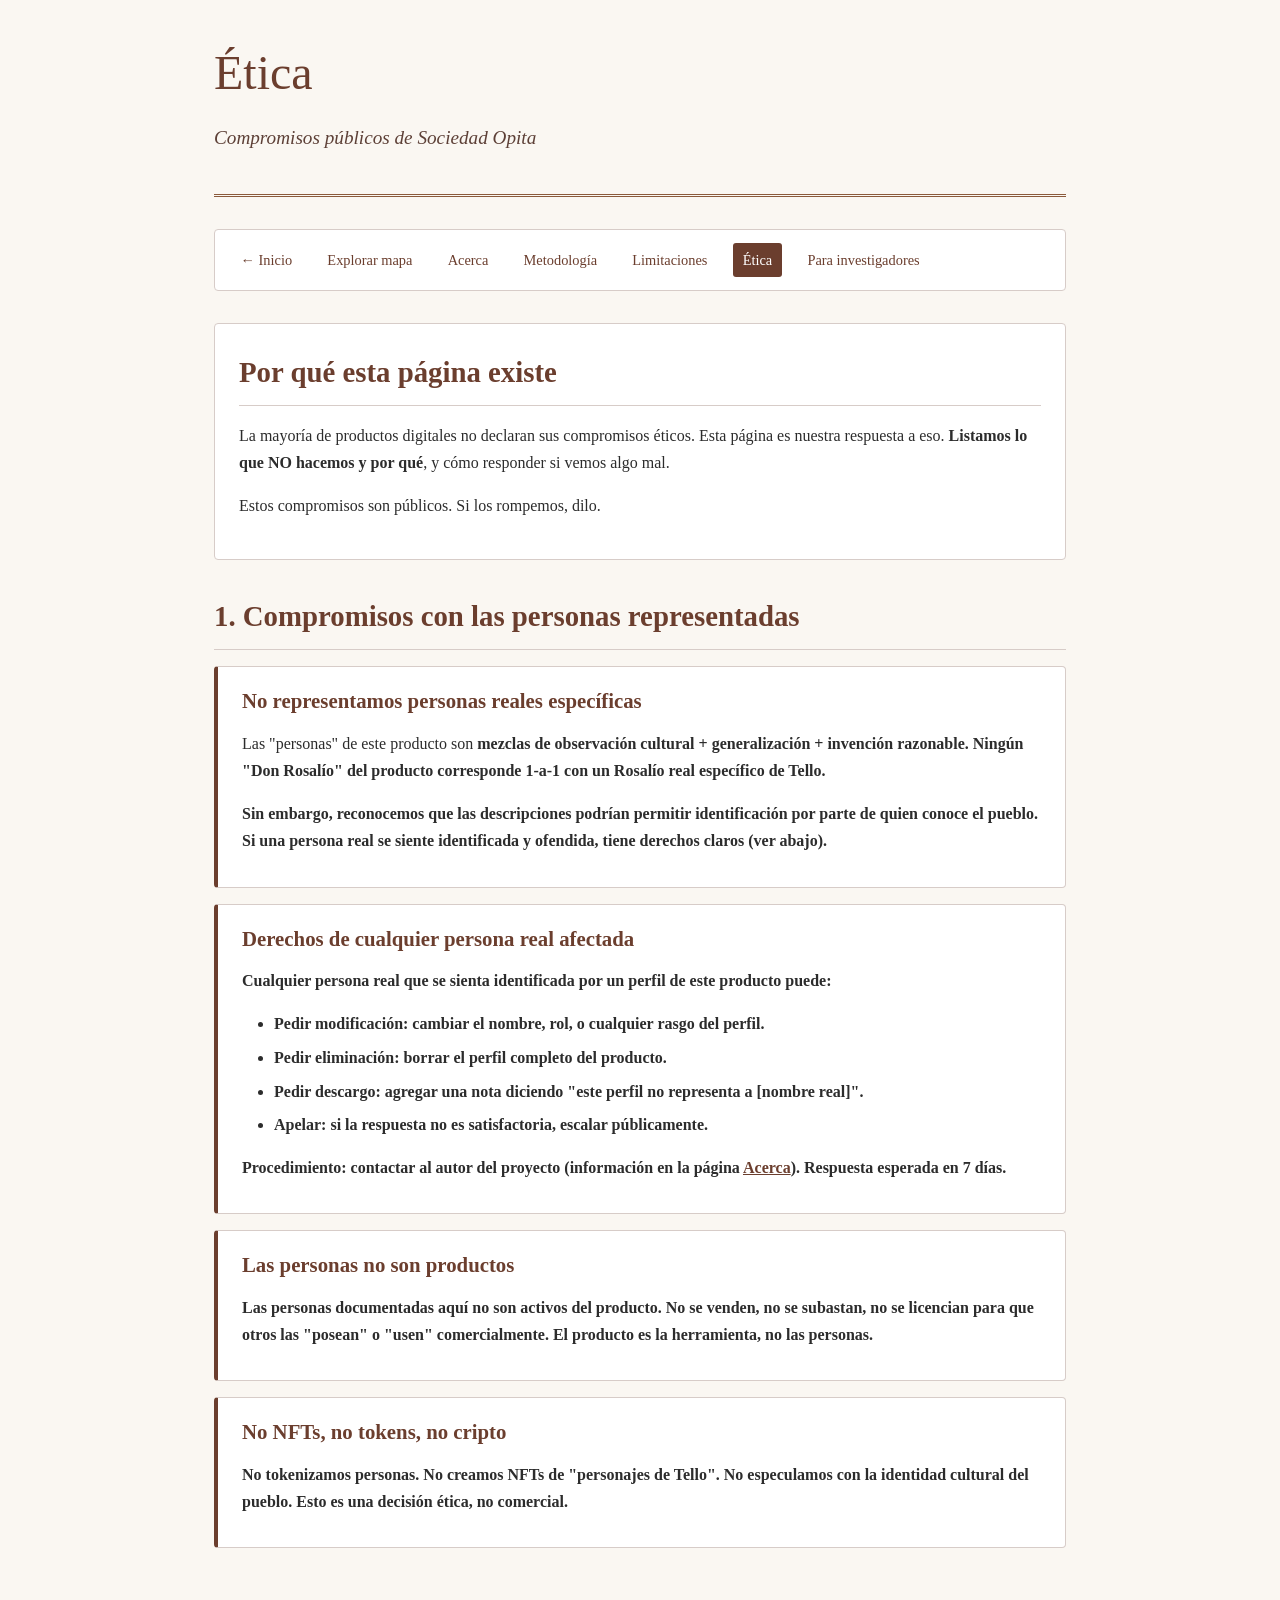
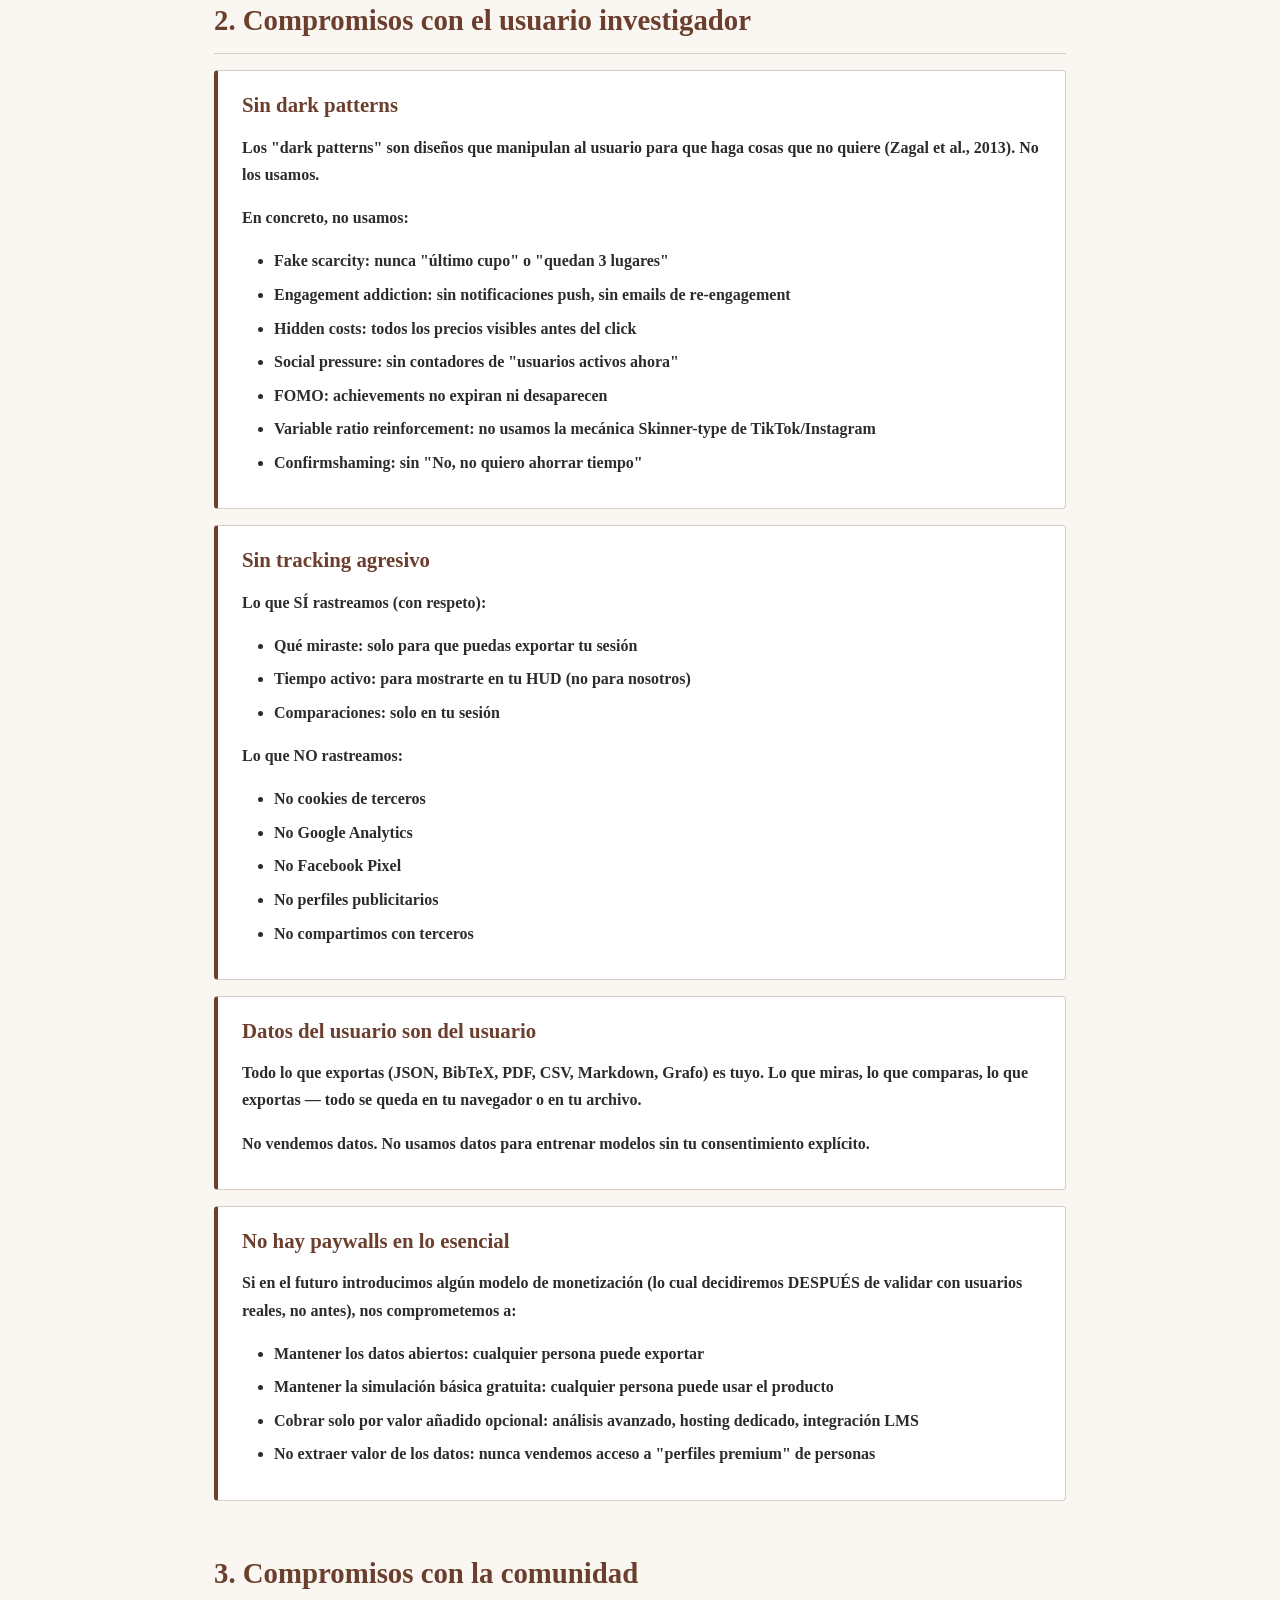
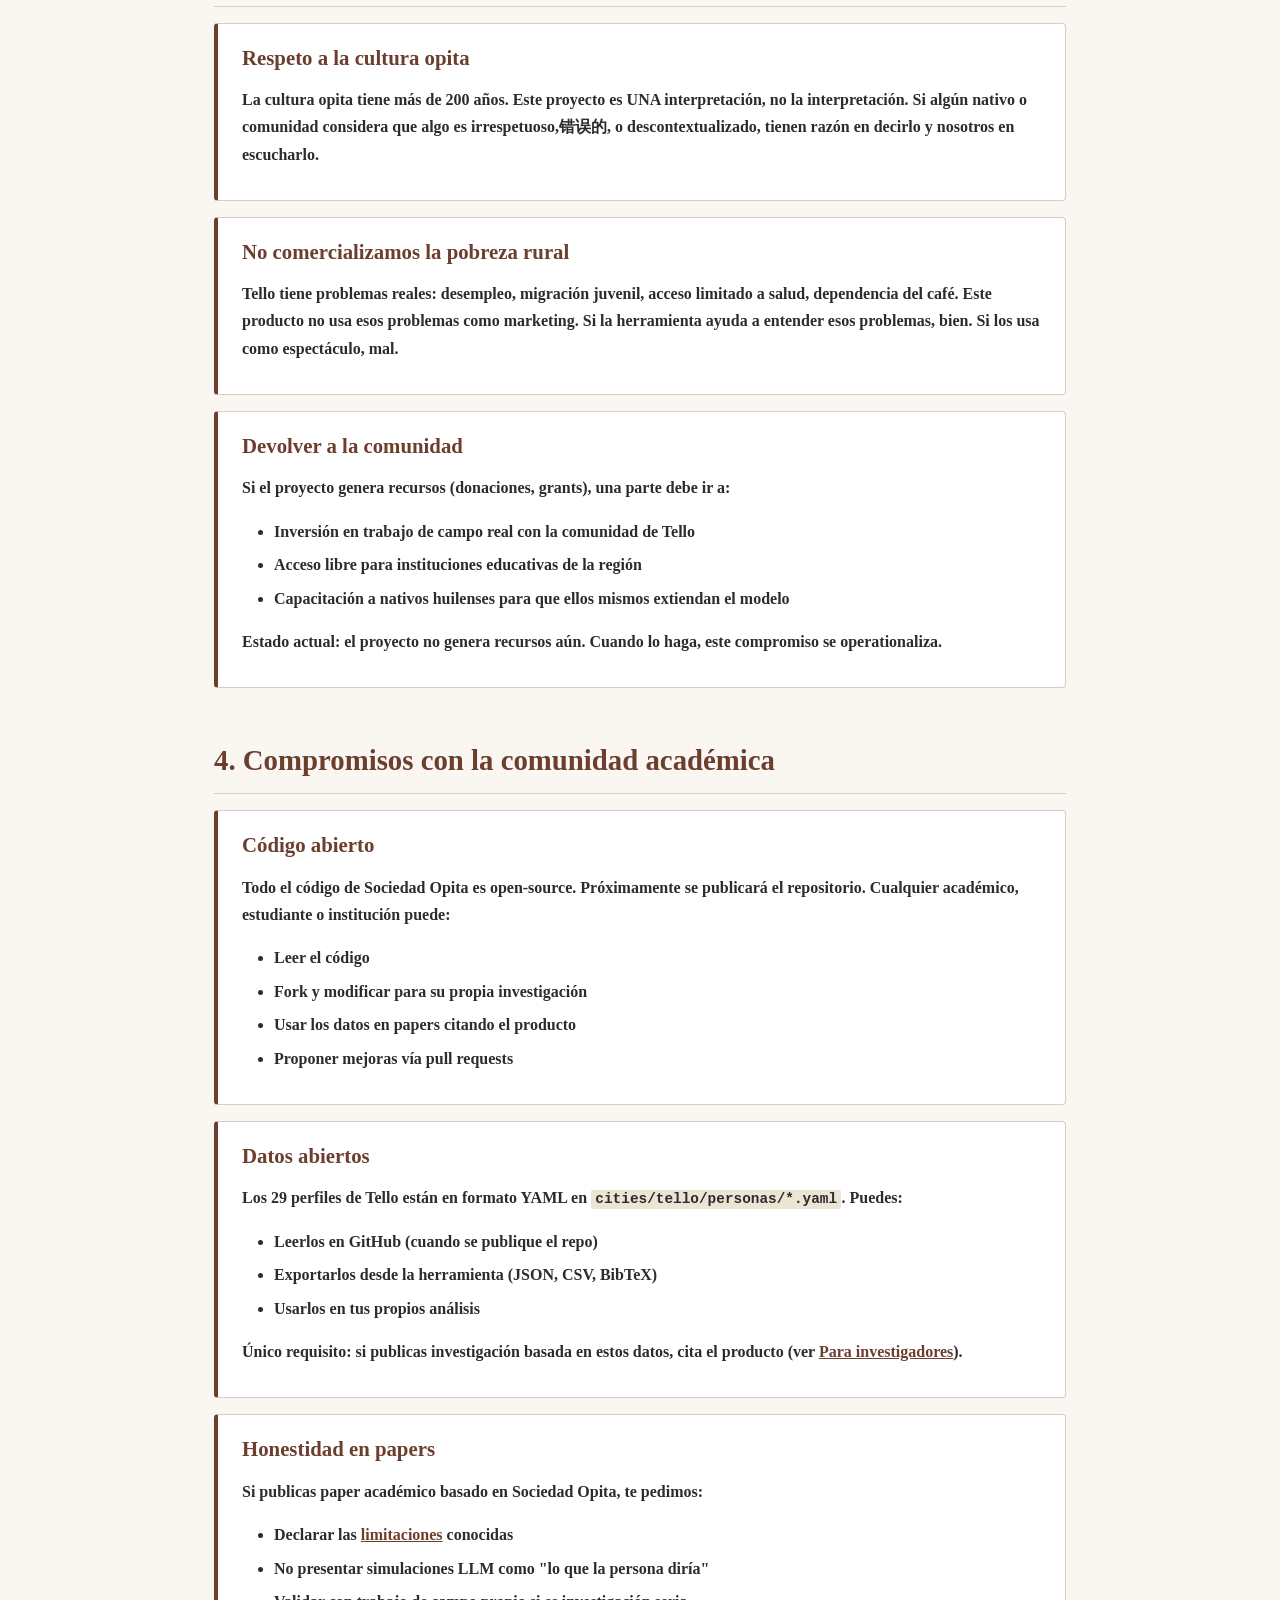
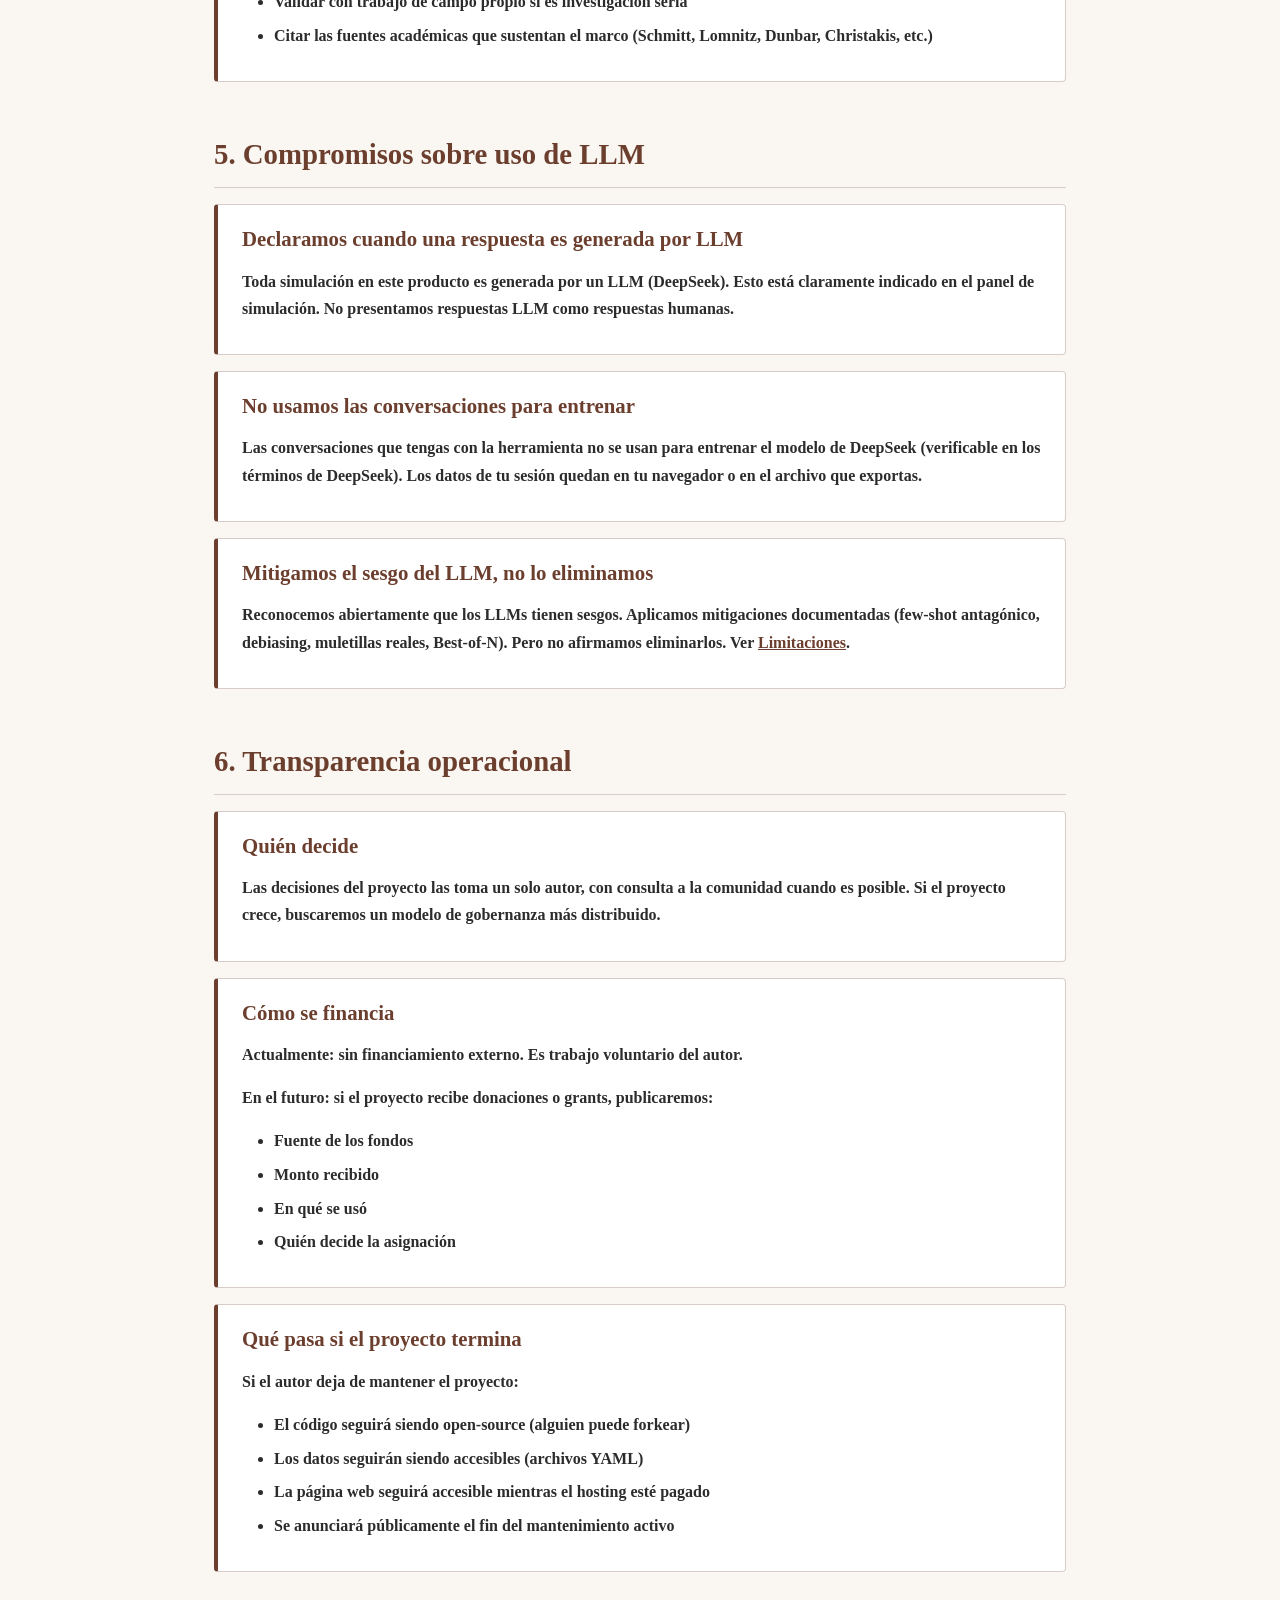
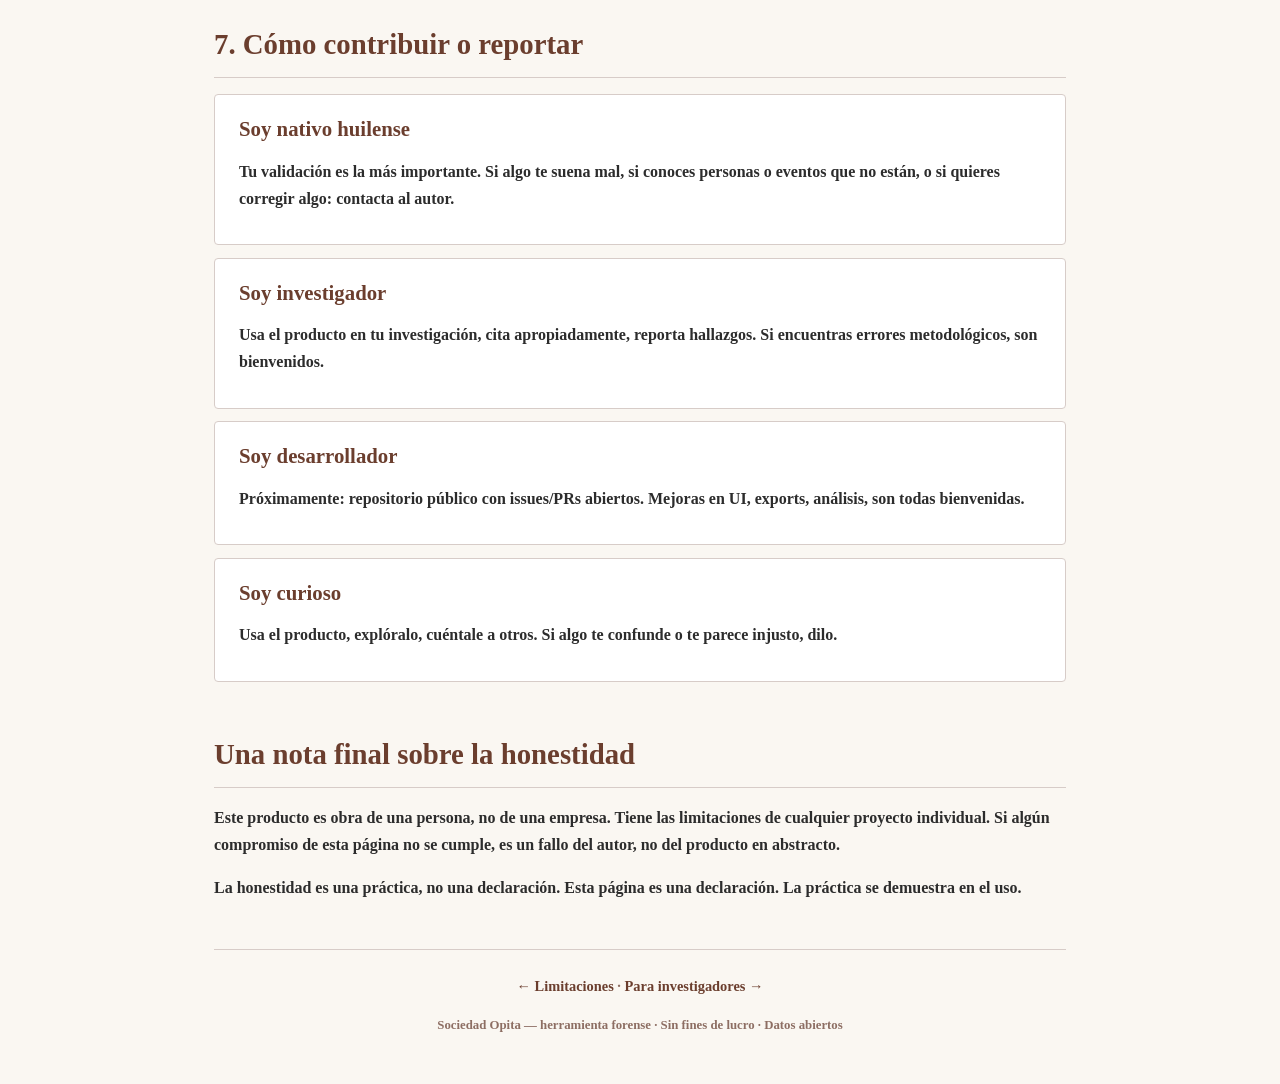
<file: web/ethics.html>
<!DOCTYPE html>
<html lang="es">
<head>
    <meta charset="UTF-8">
    <meta name="viewport" content="width=device-width, initial-scale=1.0">
    <title>Ética — Sociedad Opita</title>
    <link rel="stylesheet" href="style.css">
</head>
<body>
    <header>
        <h1>Ética</h1>
        <p class="subtitle">Compromisos públicos de Sociedad Opita</p>
    </header>

    <nav class="info-nav">
        <a href="index.html">← Inicio</a>
        <a href="index_game.html">Explorar mapa</a>
        <a href="about.html">Acerca</a>
        <a href="methodology.html">Metodología</a>
        <a href="limitations.html">Limitaciones</a>
        <a href="ethics.html" class="active">Ética</a>
        <a href="for-researchers.html">Para investigadores</a>
    </nav>

    <main>
        <section class="info-hero">
            <h2>Por qué esta página existe</h2>
            <p>
                La mayoría de productos digitales no declaran sus compromisos éticos.
                Esta página es nuestra respuesta a eso. <strong>Listamos lo que
                NO hacemos y por qué</strong>, y cómo responder si vemos algo mal.
            </p>
            <p>
                Estos compromisos son públicos. Si los rompemos, dilo.
            </p>
        </section>

        <!-- ============== 1. PERSONAS ============== -->
        <section>
            <h2>1. Compromisos con las personas representadas</h2>

            <div class="commitment">
                <h3>No representamos personas reales específicas</h3>
                <p>
                    Las "personas" de este producto son <strong>mezclas de observación
                    cultural + generalización + invención razonable</em>. Ningún
                    "Don Rosalío" del producto corresponde 1-a-1 con un Rosalío real
                    específico de Tello.
                </p>
                <p>
                    Sin embargo, <strong>reconocemos que las descripciones podrían
                    permitir identificación</strong> por parte de quien conoce el pueblo.
                    Si una persona real se siente identificada y ofendida, tiene
                    derechos claros (ver abajo).
                </p>
            </div>

            <div class="commitment">
                <h3>Derechos de cualquier persona real afectada</h3>
                <p>Cualquier persona real que se sienta identificada por un perfil de este producto puede:</p>
                <ul>
                    <li><strong>Pedir modificación</strong>: cambiar el nombre, rol, o cualquier rasgo del perfil.</li>
                    <li><strong>Pedir eliminación</strong>: borrar el perfil completo del producto.</li>
                    <li><strong>Pedir descargo</strong>: agregar una nota diciendo "este perfil no representa a [nombre real]".</li>
                    <li><strong>Apelar</strong>: si la respuesta no es satisfactoria, escalar públicamente.</li>
                </ul>
                <p>
                    <strong>Procedimiento</strong>: contactar al autor del proyecto
                    (información en la página <a href="about.html">Acerca</a>).
                    Respuesta esperada en 7 días.
                </p>
            </div>

            <div class="commitment">
                <h3>Las personas no son productos</h3>
                <p>
                    Las personas documentadas aquí <strong>no son activos del producto</strong>.
                    No se venden, no se subastan, no se licencian para que otros las
                    "posean" o "usen" comercialmente. El producto es la herramienta,
                    no las personas.
                </p>
            </div>

            <div class="commitment">
                <h3>No NFTs, no tokens, no cripto</h3>
                <p>
                    <strong>No tokenizamos personas</strong>. No creamos NFTs de
                    "personajes de Tello". No especulamos con la identidad cultural
                    del pueblo. Esto es una decisión ética, no comercial.
                </p>
            </div>
        </section>

        <!-- ============== 2. USUARIO ============== -->
        <section>
            <h2>2. Compromisos con el usuario investigador</h2>

            <div class="commitment">
                <h3>Sin dark patterns</h3>
                <p>
                    Los "dark patterns" son diseños que manipulan al usuario para que
                    haga cosas que no quiere (Zagal et al., 2013). <strong>No los usamos</strong>.
                </p>
                <p>En concreto, no usamos:</p>
                <ul>
                    <li><strong>Fake scarcity</strong>: nunca "último cupo" o "quedan 3 lugares"</li>
                    <li><strong>Engagement addiction</strong>: sin notificaciones push, sin emails de re-engagement</li>
                    <li><strong>Hidden costs</strong>: todos los precios visibles antes del click</li>
                    <li><strong>Social pressure</strong>: sin contadores de "usuarios activos ahora"</li>
                    <li><strong>FOMO</strong>: achievements no expiran ni desaparecen</li>
                    <li><strong>Variable ratio reinforcement</strong>: no usamos la mecánica Skinner-type de TikTok/Instagram</li>
                    <li><strong>Confirmshaming</strong>: sin "No, no quiero ahorrar tiempo"</li>
                </ul>
            </div>

            <div class="commitment">
                <h3>Sin tracking agresivo</h3>
                <p>Lo que SÍ rastreamos (con respeto):</p>
                <ul>
                    <li><strong>Qué miraste</strong>: solo para que puedas exportar tu sesión</li>
                    <li><strong>Tiempo activo</strong>: para mostrarte en tu HUD (no para nosotros)</li>
                    <li><strong>Comparaciones</strong>: solo en tu sesión</li>
                </ul>
                <p>Lo que NO rastreamos:</p>
                <ul>
                    <li>No cookies de terceros</li>
                    <li>No Google Analytics</li>
                    <li>No Facebook Pixel</li>
                    <li>No perfiles publicitarios</li>
                    <li>No compartimos con terceros</li>
                </ul>
            </div>

            <div class="commitment">
                <h3>Datos del usuario son del usuario</h3>
                <p>
                    Todo lo que exportas (JSON, BibTeX, PDF, CSV, Markdown, Grafo)
                    es tuyo. Lo que miras, lo que comparas, lo que exportas — todo
                    se queda en tu navegador o en tu archivo.
                </p>
                <p>
                    <strong>No vendemos datos</strong>. <strong>No usamos datos para
                    entrenar modelos</strong> sin tu consentimiento explícito.
                </p>
            </div>

            <div class="commitment">
                <h3>No hay paywalls en lo esencial</h3>
                <p>
                    Si en el futuro introducimos algún modelo de monetización (lo cual
                    decidiremos DESPUÉS de validar con usuarios reales, no antes), nos
                    comprometemos a:
                </p>
                <ul>
                    <li><strong>Mantener los datos abiertos</strong>: cualquier persona puede exportar</li>
                    <li><strong>Mantener la simulación básica gratuita</strong>: cualquier persona puede usar el producto</li>
                    <li><strong>Cobrar solo por valor añadido opcional</strong>: análisis avanzado, hosting dedicado, integración LMS</li>
                    <li><strong>No extraer valor de los datos</strong>: nunca vendemos acceso a "perfiles premium" de personas</li>
                </ul>
            </div>
        </section>

        <!-- ============== 3. COMUNIDAD ============== -->
        <section>
            <h2>3. Compromisos con la comunidad</h2>

            <div class="commitment">
                <h3>Respeto a la cultura opita</h3>
                <p>
                    La cultura opita tiene más de 200 años. Este proyecto es UNA
                    interpretación, no la interpretación. Si algún nativo o comunidad
                    considera que algo es irrespetuoso,错误的, o descontextualizado,
                    tienen razón en decirlo y nosotros en escucharlo.
                </p>
            </div>

            <div class="commitment">
                <h3>No comercializamos la pobreza rural</h3>
                <p>
                    Tello tiene problemas reales: desempleo, migración juvenil,
                    acceso limitado a salud, dependencia del café. Este producto
                    <strong>no usa esos problemas como marketing</strong>.
                    Si la herramienta ayuda a entender esos problemas, bien.
                    Si los usa como espectáculo, mal.
                </p>
            </div>

            <div class="commitment">
                <h3>Devolver a la comunidad</h3>
                <p>Si el proyecto genera recursos (donaciones, grants), una parte debe ir a:</p>
                <ul>
                    <li>Inversión en trabajo de campo real con la comunidad de Tello</li>
                    <li>Acceso libre para instituciones educativas de la región</li>
                    <li>Capacitación a nativos huilenses para que ellos mismos extiendan el modelo</li>
                </ul>
                <p>
                    <strong>Estado actual</strong>: el proyecto no genera recursos aún.
                    Cuando lo haga, este compromiso se operationaliza.
                </p>
            </div>
        </section>

        <!-- ============== 4. ACADÉMICO ============== -->
        <section>
            <h2>4. Compromisos con la comunidad académica</h2>

            <div class="commitment">
                <h3>Código abierto</h3>
                <p>
                    Todo el código de Sociedad Opita es <strong>open-source</strong>.
                    Próximamente se publicará el repositorio. Cualquier académico,
                    estudiante o institución puede:
                </p>
                <ul>
                    <li>Leer el código</li>
                    <li>Fork y modificar para su propia investigación</li>
                    <li>Usar los datos en papers citando el producto</li>
                    <li>Proponer mejoras vía pull requests</li>
                </ul>
            </div>

            <div class="commitment">
                <h3>Datos abiertos</h3>
                <p>
                    Los 29 perfiles de Tello están en formato YAML en
                    <code>cities/tello/personas/*.yaml</code>. Puedes:
                </p>
                <ul>
                    <li>Leerlos en GitHub (cuando se publique el repo)</li>
                    <li>Exportarlos desde la herramienta (JSON, CSV, BibTeX)</li>
                    <li>Usarlos en tus propios análisis</li>
                </ul>
                <p>
                    <strong>Único requisito</strong>: si publicas investigación basada
                    en estos datos, cita el producto (ver
                    <a href="for-researchers.html">Para investigadores</a>).
                </p>
            </div>

            <div class="commitment">
                <h3>Honestidad en papers</h3>
                <p>
                    Si publicas paper académico basado en Sociedad Opita, te pedimos:
                </p>
                <ul>
                    <li>Declarar las <a href="limitations.html">limitaciones</a> conocidas</li>
                    <li>No presentar simulaciones LLM como "lo que la persona diría"</li>
                    <li>Validar con trabajo de campo propio si es investigación seria</li>
                    <li>Citar las fuentes académicas que sustentan el marco (Schmitt, Lomnitz, Dunbar, Christakis, etc.)</li>
                </ul>
            </div>
        </section>

        <!-- ============== 5. LLM ============== -->
        <section>
            <h2>5. Compromisos sobre uso de LLM</h2>

            <div class="commitment">
                <h3>Declaramos cuando una respuesta es generada por LLM</h3>
                <p>
                    Toda simulación en este producto es generada por un LLM (DeepSeek).
                    Esto está claramente indicado en el panel de simulación. No
                    presentamos respuestas LLM como respuestas humanas.
                </p>
            </div>

            <div class="commitment">
                <h3>No usamos las conversaciones para entrenar</h3>
                <p>
                    Las conversaciones que tengas con la herramienta <strong>no se
                    usan para entrenar el modelo de DeepSeek</strong> (verificable en
                    los términos de DeepSeek). Los datos de tu sesión quedan en tu
                    navegador o en el archivo que exportas.
                </p>
            </div>

            <div class="commitment">
                <h3>Mitigamos el sesgo del LLM, no lo eliminamos</h3>
                <p>
                    Reconocemos abiertamente que los LLMs tienen sesgos. Aplicamos
                    mitigaciones documentadas (few-shot antagónico, debiasing,
                    muletillas reales, Best-of-N). Pero <strong>no afirmamos
                    eliminarlos</strong>. Ver <a href="limitations.html">Limitaciones</a>.
                </p>
            </div>
        </section>

        <!-- ============== 6. TRANSPARENCIA ============== -->
        <section>
            <h2>6. Transparencia operacional</h2>

            <div class="commitment">
                <h3>Quién decide</h3>
                <p>
                    Las decisiones del proyecto las toma un solo autor, con consulta
                    a la comunidad cuando es posible. Si el proyecto crece, buscaremos
                    un modelo de gobernanza más distribuido.
                </p>
            </div>

            <div class="commitment">
                <h3>Cómo se financia</h3>
                <p>
                    <strong>Actualmente</strong>: sin financiamiento externo. Es
                    trabajo voluntario del autor.
                </p>
                <p>
                    <strong>En el futuro</strong>: si el proyecto recibe donaciones
                    o grants, publicaremos:
                </p>
                <ul>
                    <li>Fuente de los fondos</li>
                    <li>Monto recibido</li>
                    <li>En qué se usó</li>
                    <li>Quién decide la asignación</li>
                </ul>
            </div>

            <div class="commitment">
                <h3>Qué pasa si el proyecto termina</h3>
                <p>
                    Si el autor deja de mantener el proyecto:
                </p>
                <ul>
                    <li>El código seguirá siendo open-source (alguien puede forkear)</li>
                    <li>Los datos seguirán siendo accesibles (archivos YAML)</li>
                    <li>La página web seguirá accesible mientras el hosting esté pagado</li>
                    <li>Se anunciará públicamente el fin del mantenimiento activo</li>
                </ul>
            </div>
        </section>

        <!-- ============== 7. CÓMO CONTRIBUIR ============== -->
        <section>
            <h2>7. Cómo contribuir o reportar</h2>

            <div class="contribution-types">
                <div class="contrib">
                    <h3>Soy nativo huilense</h3>
                    <p>
                        Tu validación es la más importante. Si algo te suena mal,
                        si conoces personas o eventos que no están, o si quieres
                        corregir algo: <strong>contacta al autor</strong>.
                    </p>
                </div>
                <div class="contrib">
                    <h3>Soy investigador</h3>
                    <p>
                        Usa el producto en tu investigación, cita apropiadamente,
                        reporta hallazgos. Si encuentras errores metodológicos,
                        son bienvenidos.
                    </p>
                </div>
                <div class="contrib">
                    <h3>Soy desarrollador</h3>
                    <p>
                        Próximamente: repositorio público con issues/PRs abiertos.
                        Mejoras en UI, exports, análisis, son todas bienvenidas.
                    </p>
                </div>
                <div class="contrib">
                    <h3>Soy curioso</h3>
                    <p>
                        Usa el producto, explóralo, cuéntale a otros. Si algo te
                        confunde o te parece injusto, dilo.
                    </p>
                </div>
            </div>
        </section>

        <section>
            <h2>Una nota final sobre la honestidad</h2>
            <p>
                Este producto es obra de una persona, no de una empresa. Tiene
                las limitaciones de cualquier proyecto individual. Si algún
                compromiso de esta página no se cumple, es un fallo del autor,
                no del producto en abstracto.
            </p>
            <p>
                La honestidad es una práctica, no una declaración. Esta página
                es una declaración. La práctica se demuestra en el uso.
            </p>
        </section>
    </main>

    <footer>
        <p><a href="limitations.html">← Limitaciones</a> ·
           <a href="for-researchers.html">Para investigadores →</a></p>
        <p class="meta">Sociedad Opita — herramienta forense · Sin fines de lucro · Datos abiertos</p>
    </footer>
</body>
</html>
</file>
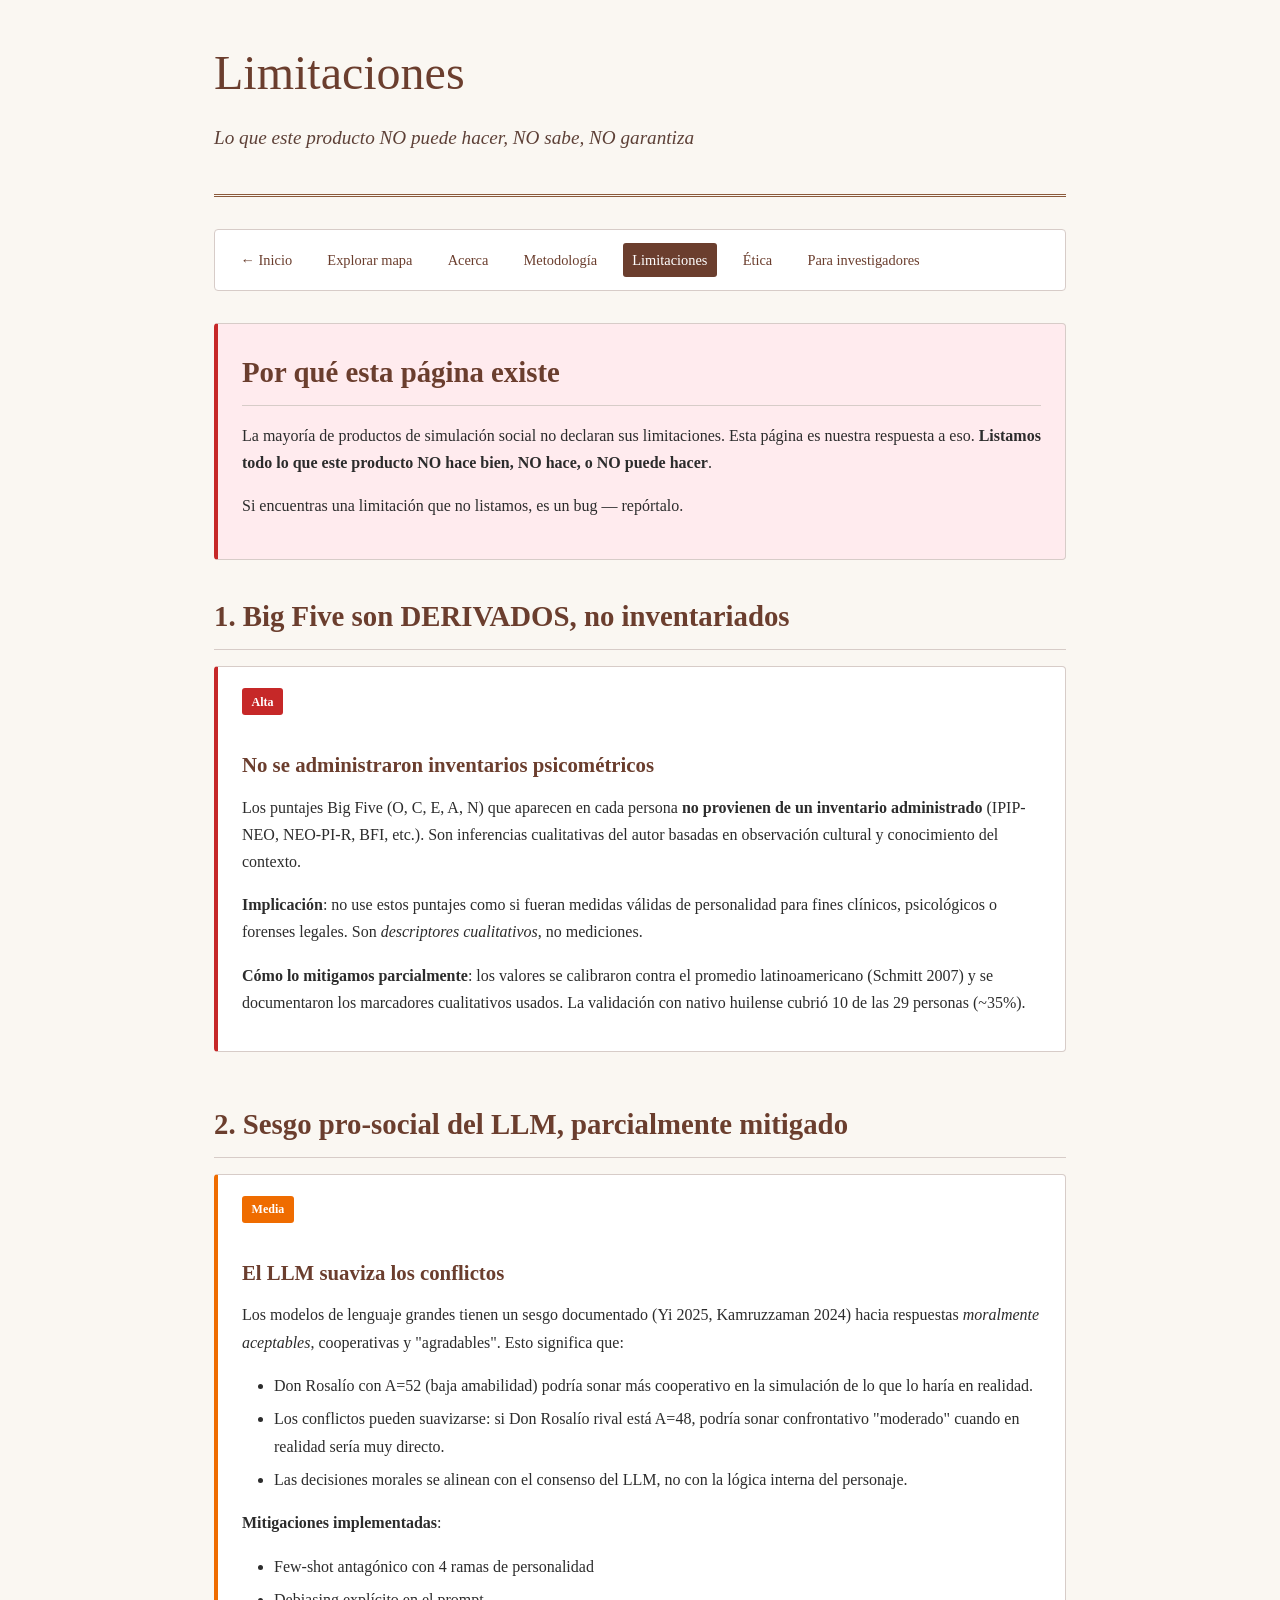
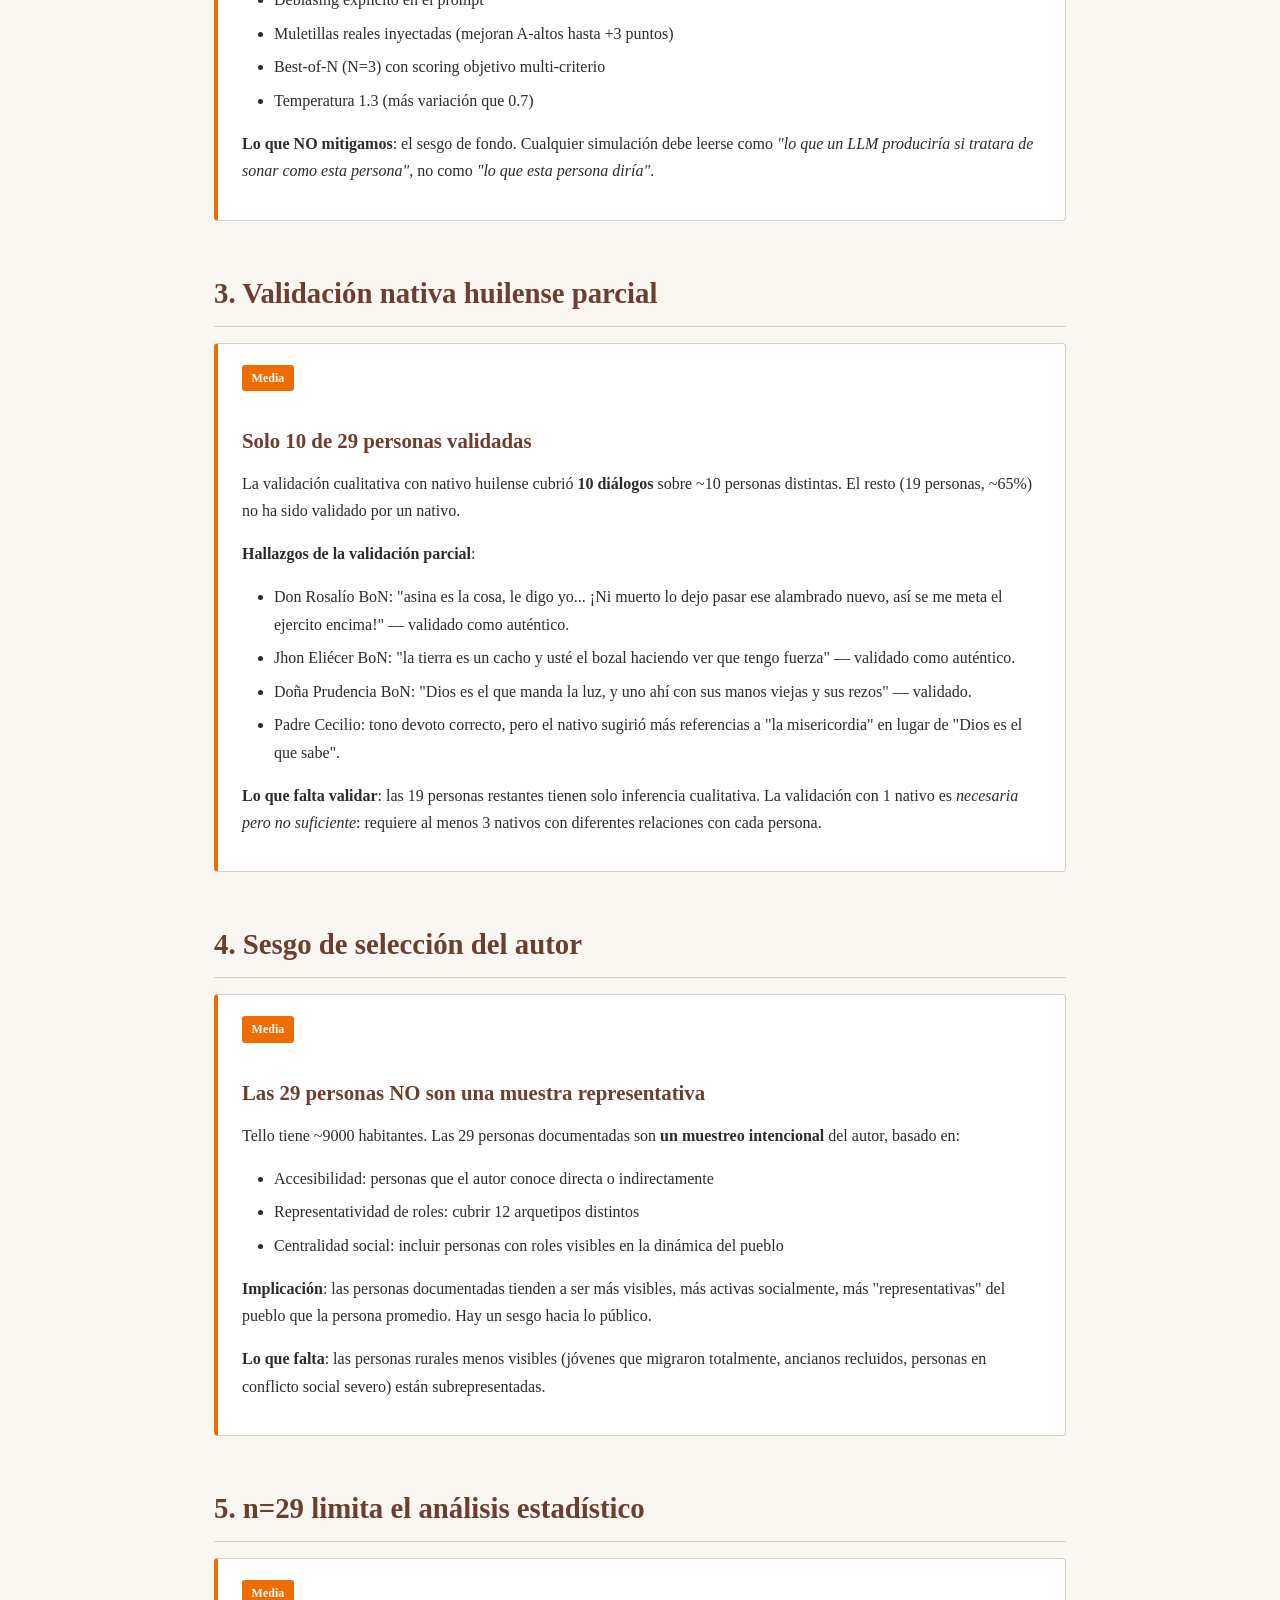
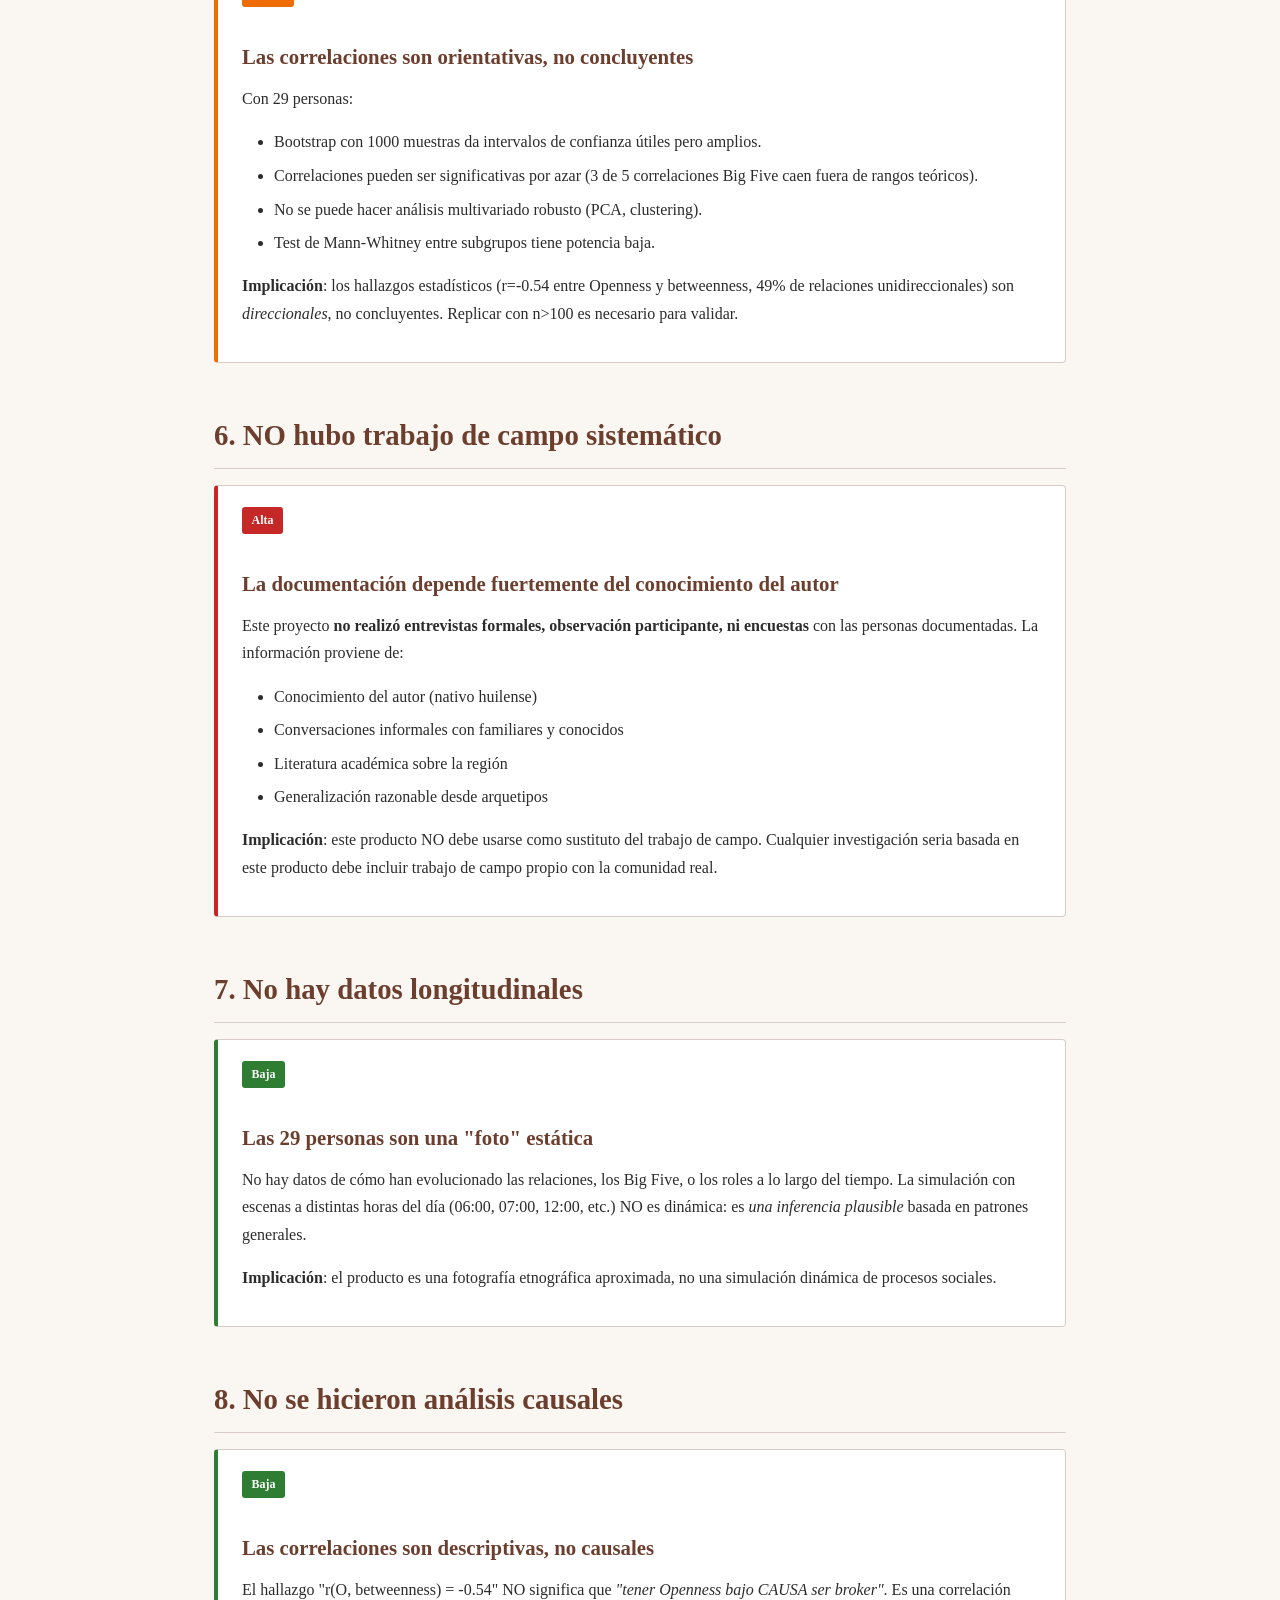
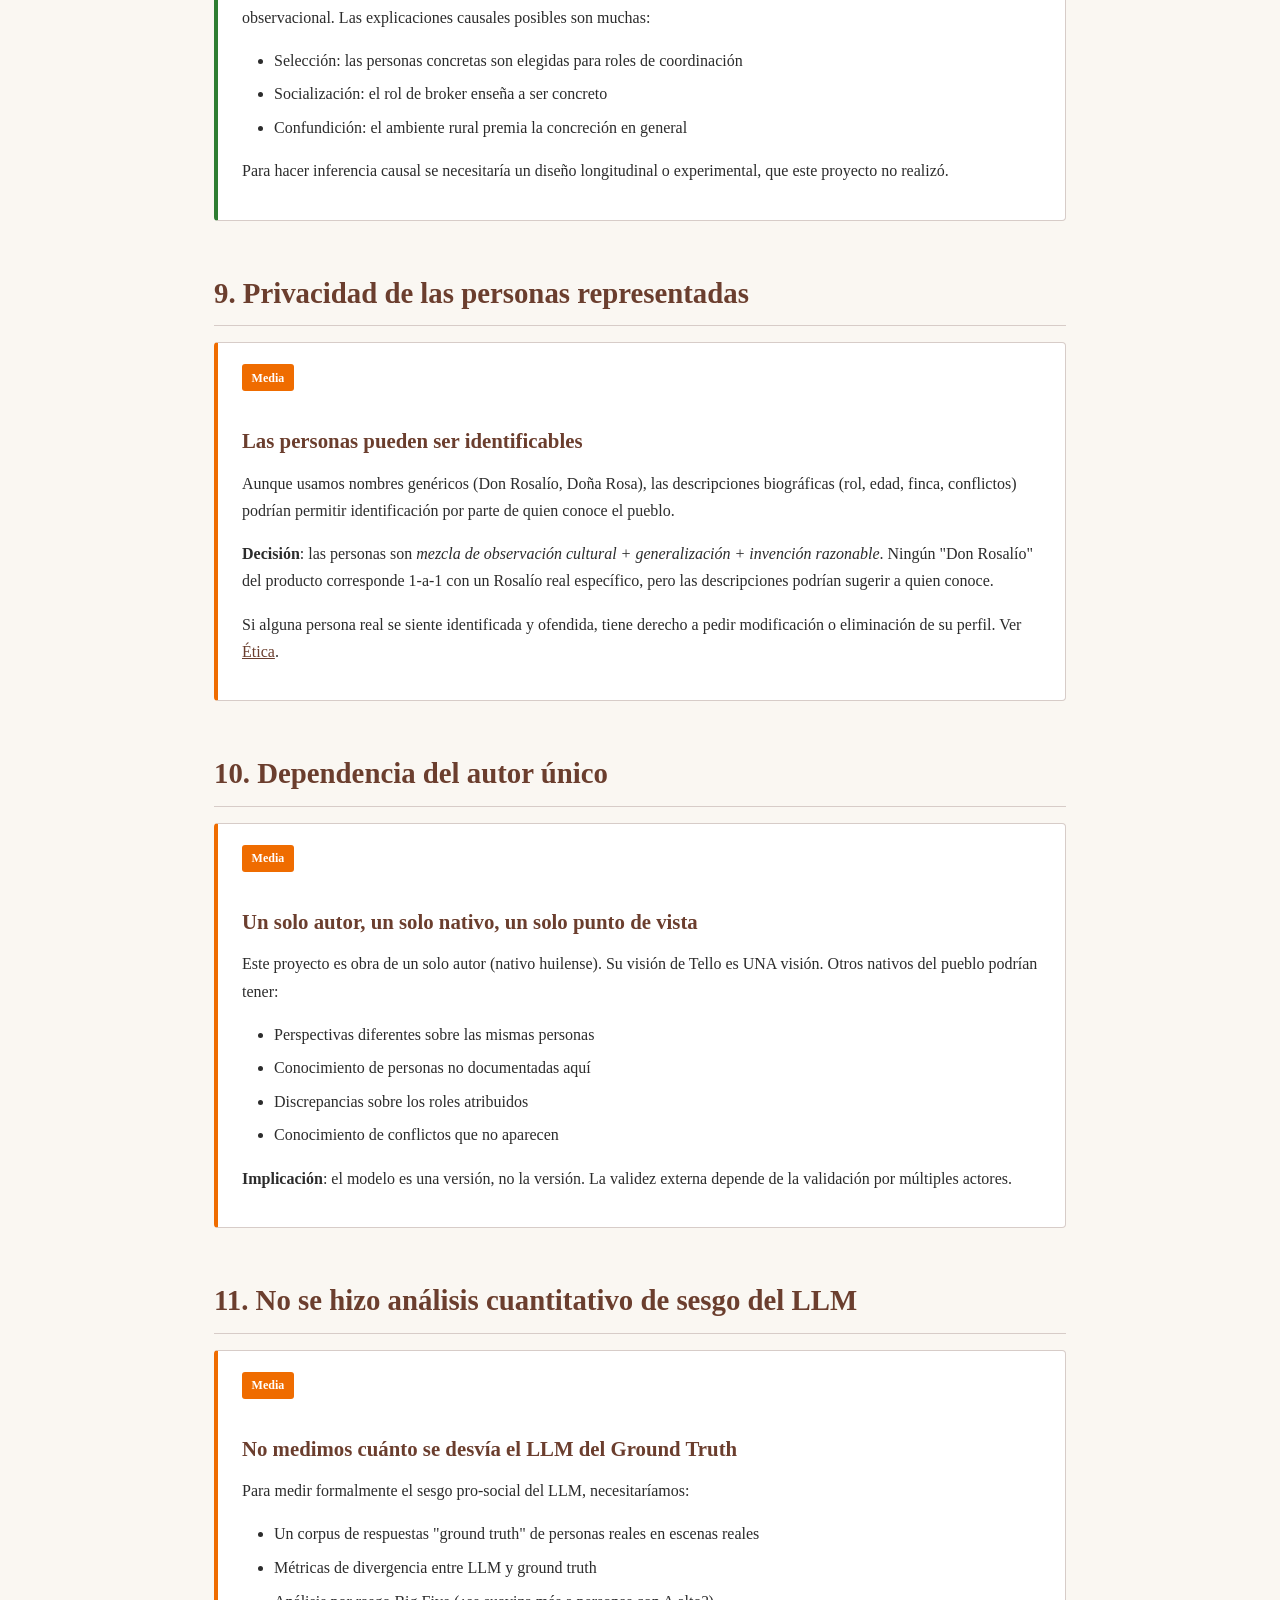
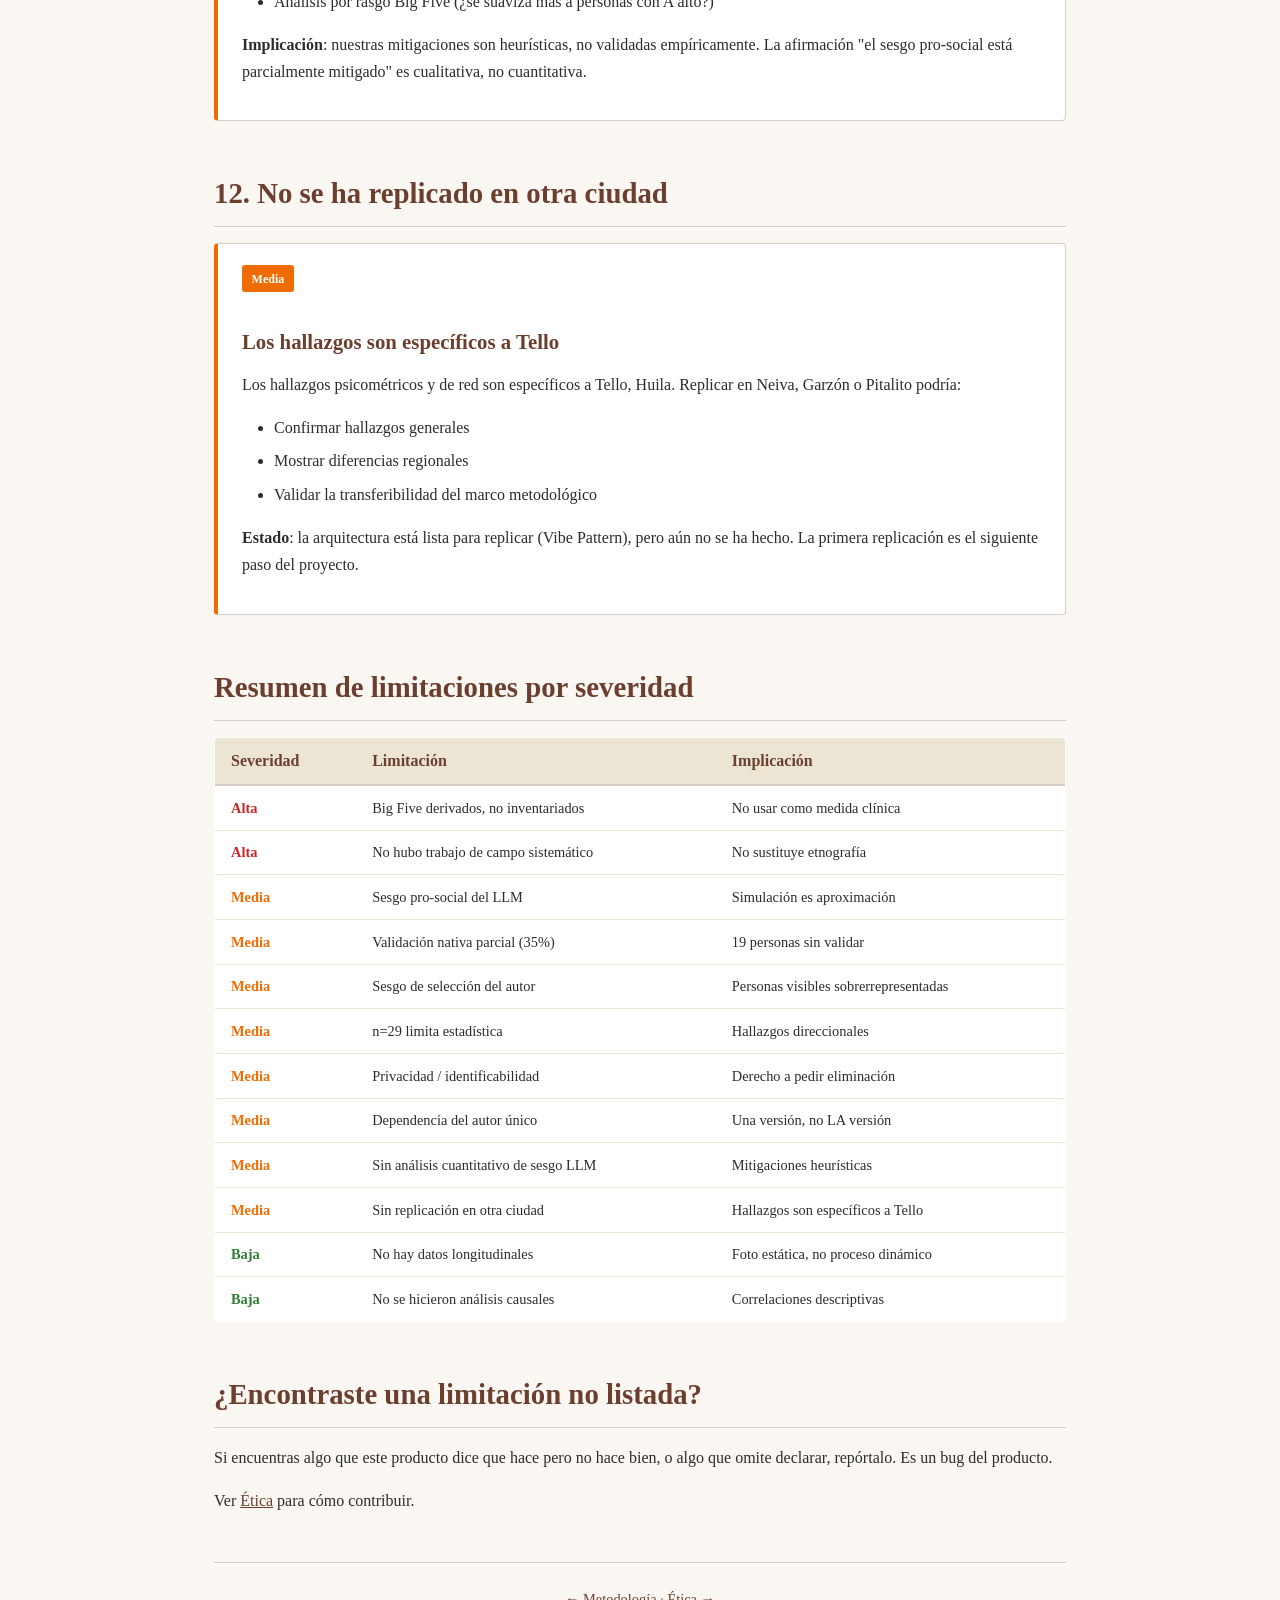
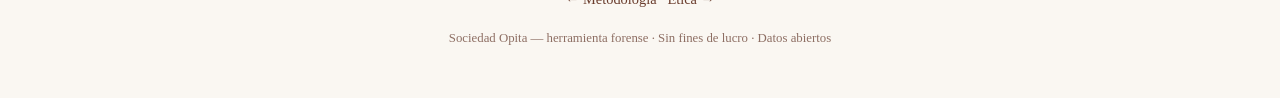
<file: web/limitations.html>
<!DOCTYPE html>
<html lang="es">
<head>
    <meta charset="UTF-8">
    <meta name="viewport" content="width=device-width, initial-scale=1.0">
    <title>Limitaciones — Sociedad Opita</title>
    <link rel="stylesheet" href="style.css">
</head>
<body>
    <header>
        <h1>Limitaciones</h1>
        <p class="subtitle">Lo que este producto NO puede hacer, NO sabe, NO garantiza</p>
    </header>

    <nav class="info-nav">
        <a href="index.html">← Inicio</a>
        <a href="index_game.html">Explorar mapa</a>
        <a href="about.html">Acerca</a>
        <a href="methodology.html">Metodología</a>
        <a href="limitations.html" class="active">Limitaciones</a>
        <a href="ethics.html">Ética</a>
        <a href="for-researchers.html">Para investigadores</a>
    </nav>

    <main>
        <section class="info-hero warning-box">
            <h2>Por qué esta página existe</h2>
            <p>
                La mayoría de productos de simulación social no declaran sus limitaciones.
                Esta página es nuestra respuesta a eso. <strong>Listamos todo lo que
                este producto NO hace bien, NO hace, o NO puede hacer</strong>.
            </p>
            <p>
                Si encuentras una limitación que no listamos, es un bug — repórtalo.
            </p>
        </section>

        <!-- ============== 1. BIG FIVE ============== -->
        <section>
            <h2>1. Big Five son DERIVADOS, no inventariados</h2>
            <div class="limitation-item severity-high">
                <span class="severity-tag severity-high-tag">Alta</span>
                <h3>No se administraron inventarios psicométricos</h3>
                <p>
                    Los puntajes Big Five (O, C, E, A, N) que aparecen en cada persona
                    <strong>no provienen de un inventario administrado</strong>
                    (IPIP-NEO, NEO-PI-R, BFI, etc.). Son inferencias cualitativas del
                    autor basadas en observación cultural y conocimiento del contexto.
                </p>
                <p>
                    <strong>Implicación</strong>: no use estos puntajes como si fueran
                    medidas válidas de personalidad para fines clínicos, psicológicos
                    o forenses legales. Son <em>descriptores cualitativos</em>, no
                    mediciones.
                </p>
                <p>
                    <strong>Cómo lo mitigamos parcialmente</strong>: los valores se
                    calibraron contra el promedio latinoamericano (Schmitt 2007) y se
                    documentaron los marcadores cualitativos usados. La validación
                    con nativo huilense cubrió 10 de las 29 personas (~35%).
                </p>
            </div>
        </section>

        <!-- ============== 2. SESGO LLM ============== -->
        <section>
            <h2>2. Sesgo pro-social del LLM, parcialmente mitigado</h2>
            <div class="limitation-item severity-medium">
                <span class="severity-tag severity-medium-tag">Media</span>
                <h3>El LLM suaviza los conflictos</h3>
                <p>
                    Los modelos de lenguaje grandes tienen un sesgo documentado
                    (Yi 2025, Kamruzzaman 2024) hacia respuestas <em>moralmente
                    aceptables</em>, cooperativas y "agradables". Esto significa que:
                </p>
                <ul>
                    <li>Don Rosalío con A=52 (baja amabilidad) podría sonar
                        más cooperativo en la simulación de lo que lo haría en realidad.</li>
                    <li>Los conflictos pueden suavizarse: si Don Rosalío rival está
                        A=48, podría sonar confrontativo "moderado" cuando en realidad
                        sería muy directo.</li>
                    <li>Las decisiones morales se alinean con el consenso del LLM,
                        no con la lógica interna del personaje.</li>
                </ul>
                <p>
                    <strong>Mitigaciones implementadas</strong>:
                </p>
                <ul>
                    <li>Few-shot antagónico con 4 ramas de personalidad</li>
                    <li>Debiasing explícito en el prompt</li>
                    <li>Muletillas reales inyectadas (mejoran A-altos hasta +3 puntos)</li>
                    <li>Best-of-N (N=3) con scoring objetivo multi-criterio</li>
                    <li>Temperatura 1.3 (más variación que 0.7)</li>
                </ul>
                <p>
                    <strong>Lo que NO mitigamos</strong>: el sesgo de fondo. Cualquier
                    simulación debe leerse como <em>"lo que un LLM produciría si
                    tratara de sonar como esta persona"</em>, no como
                    <em>"lo que esta persona diría"</em>.
                </p>
            </div>
        </section>

        <!-- ============== 3. VALIDACIÓN ============== -->
        <section>
            <h2>3. Validación nativa huilense parcial</h2>
            <div class="limitation-item severity-medium">
                <span class="severity-tag severity-medium-tag">Media</span>
                <h3>Solo 10 de 29 personas validadas</h3>
                <p>
                    La validación cualitativa con nativo huilense cubrió
                    <strong>10 diálogos</strong> sobre ~10 personas distintas. El resto
                    (19 personas, ~65%) no ha sido validado por un nativo.
                </p>
                <p>
                    <strong>Hallazgos de la validación parcial</strong>:
                </p>
                <ul>
                    <li>Don Rosalío BoN: "asina es la cosa, le digo yo... ¡Ni muerto lo dejo pasar ese alambrado nuevo, así se me meta el ejercito encima!" — validado como auténtico.</li>
                    <li>Jhon Eliécer BoN: "la tierra es un cacho y usté el bozal haciendo ver que tengo fuerza" — validado como auténtico.</li>
                    <li>Doña Prudencia BoN: "Dios es el que manda la luz, y uno ahí con sus manos viejas y sus rezos" — validado.</li>
                    <li>Padre Cecilio: tono devoto correcto, pero el nativo sugirió
                        más referencias a "la misericordia" en lugar de "Dios es el que sabe".</li>
                </ul>
                <p>
                    <strong>Lo que falta validar</strong>: las 19 personas restantes
                    tienen solo inferencia cualitativa. La validación con 1 nativo es
                    <em>necesaria pero no suficiente</em>: requiere al menos 3 nativos
                    con diferentes relaciones con cada persona.
                </p>
            </div>
        </section>

        <!-- ============== 4. SESGO DE SELECCIÓN ============== -->
        <section>
            <h2>4. Sesgo de selección del autor</h2>
            <div class="limitation-item severity-medium">
                <span class="severity-tag severity-medium-tag">Media</span>
                <h3>Las 29 personas NO son una muestra representativa</h3>
                <p>
                    Tello tiene ~9000 habitantes. Las 29 personas documentadas son
                    <strong>un muestreo intencional</strong> del autor, basado en:
                </p>
                <ul>
                    <li>Accesibilidad: personas que el autor conoce directa o indirectamente</li>
                    <li>Representatividad de roles: cubrir 12 arquetipos distintos</li>
                    <li>Centralidad social: incluir personas con roles visibles en la dinámica del pueblo</li>
                </ul>
                <p>
                    <strong>Implicación</strong>: las personas documentadas tienden a ser
                    más visibles, más activas socialmente, más "representativas" del pueblo
                    que la persona promedio. Hay un sesgo hacia lo público.
                </p>
                <p>
                    <strong>Lo que falta</strong>: las personas rurales menos visibles
                    (jóvenes que migraron totalmente, ancianos recluidos, personas en
                    conflicto social severo) están subrepresentadas.
                </p>
            </div>
        </section>

        <!-- ============== 5. N = 29 ============== -->
        <section>
            <h2>5. n=29 limita el análisis estadístico</h2>
            <div class="limitation-item severity-medium">
                <span class="severity-tag severity-medium-tag">Media</span>
                <h3>Las correlaciones son orientativas, no concluyentes</h3>
                <p>
                    Con 29 personas:
                </p>
                <ul>
                    <li>Bootstrap con 1000 muestras da intervalos de confianza útiles pero amplios.</li>
                    <li>Correlaciones pueden ser significativas por azar (3 de 5 correlaciones Big Five caen fuera de rangos teóricos).</li>
                    <li>No se puede hacer análisis multivariado robusto (PCA, clustering).</li>
                    <li>Test de Mann-Whitney entre subgrupos tiene potencia baja.</li>
                </ul>
                <p>
                    <strong>Implicación</strong>: los hallazgos estadísticos (r=-0.54 entre
                    Openness y betweenness, 49% de relaciones unidireccionales) son
                    <em>direccionales</em>, no concluyentes. Replicar con n&gt;100 es
                    necesario para validar.
                </p>
            </div>
        </section>

        <!-- ============== 6. NO TRABAJO DE CAMPO SISTEMÁTICO ============== -->
        <section>
            <h2>6. NO hubo trabajo de campo sistemático</h2>
            <div class="limitation-item severity-high">
                <span class="severity-tag severity-high-tag">Alta</span>
                <h3>La documentación depende fuertemente del conocimiento del autor</h3>
                <p>
                    Este proyecto <strong>no realizó entrevistas formales, observación
                    participante, ni encuestas</strong> con las personas documentadas.
                    La información proviene de:
                </p>
                <ul>
                    <li>Conocimiento del autor (nativo huilense)</li>
                    <li>Conversaciones informales con familiares y conocidos</li>
                    <li>Literatura académica sobre la región</li>
                    <li>Generalización razonable desde arquetipos</li>
                </ul>
                <p>
                    <strong>Implicación</strong>: este producto NO debe usarse como
                    sustituto del trabajo de campo. Cualquier investigación seria basada
                    en este producto debe incluir trabajo de campo propio con la
                    comunidad real.
                </p>
            </div>
        </section>

        <!-- ============== 7. NO DATOS TEMPORALES ============== -->
        <section>
            <h2>7. No hay datos longitudinales</h2>
            <div class="limitation-item severity-low">
                <span class="severity-tag severity-low-tag">Baja</span>
                <h3>Las 29 personas son una "foto" estática</h3>
                <p>
                    No hay datos de cómo han evolucionado las relaciones, los Big Five,
                    o los roles a lo largo del tiempo. La simulación con escenas a
                    distintas horas del día (06:00, 07:00, 12:00, etc.) NO es dinámica:
                    es <em>una inferencia plausible</em> basada en patrones generales.
                </p>
                <p>
                    <strong>Implicación</strong>: el producto es una fotografía etnográfica
                    aproximada, no una simulación dinámica de procesos sociales.
                </p>
            </div>
        </section>

        <!-- ============== 8. NO INFERENCIA CAUSAL ============== -->
        <section>
            <h2>8. No se hicieron análisis causales</h2>
            <div class="limitation-item severity-low">
                <span class="severity-tag severity-low-tag">Baja</span>
                <h3>Las correlaciones son descriptivas, no causales</h3>
                <p>
                    El hallazgo "r(O, betweenness) = -0.54" NO significa que
                    <em>"tener Openness bajo CAUSA ser broker"</em>. Es una correlación
                    observacional. Las explicaciones causales posibles son muchas:
                </p>
                <ul>
                    <li>Selección: las personas concretas son elegidas para roles de coordinación</li>
                    <li>Socialización: el rol de broker enseña a ser concreto</li>
                    <li>Confundición: el ambiente rural premia la concreción en general</li>
                </ul>
                <p>
                    Para hacer inferencia causal se necesitaría un diseño longitudinal
                    o experimental, que este proyecto no realizó.
                </p>
            </div>
        </section>

        <!-- ============== 9. NO PRIVACIDAD ============== -->
        <section>
            <h2>9. Privacidad de las personas representadas</h2>
            <div class="limitation-item severity-medium">
                <span class="severity-tag severity-medium-tag">Media</span>
                <h3>Las personas pueden ser identificables</h3>
                <p>
                    Aunque usamos nombres genéricos (Don Rosalío, Doña Rosa), las
                    descripciones biográficas (rol, edad, finca, conflictos) podrían
                    permitir identificación por parte de quien conoce el pueblo.
                </p>
                <p>
                    <strong>Decisión</strong>: las personas son <em>mezcla de observación
                    cultural + generalización + invención razonable</em>. Ningún
                    "Don Rosalío" del producto corresponde 1-a-1 con un Rosalío real
                    específico, pero las descripciones podrían sugerir a quien conoce.
                </p>
                <p>
                    Si alguna persona real se siente identificada y ofendida, tiene
                    derecho a pedir modificación o eliminación de su perfil. Ver
                    <a href="ethics.html">Ética</a>.
                </p>
            </div>
        </section>

        <!-- ============== 10. DEPENDENCIA DEL AUTOR ============== -->
        <section>
            <h2>10. Dependencia del autor único</h2>
            <div class="limitation-item severity-medium">
                <span class="severity-tag severity-medium-tag">Media</span>
                <h3>Un solo autor, un solo nativo, un solo punto de vista</h3>
                <p>
                    Este proyecto es obra de un solo autor (nativo huilense). Su
                    visión de Tello es UNA visión. Otros nativos del pueblo podrían
                    tener:
                </p>
                <ul>
                    <li>Perspectivas diferentes sobre las mismas personas</li>
                    <li>Conocimiento de personas no documentadas aquí</li>
                    <li>Discrepancias sobre los roles atribuidos</li>
                    <li>Conocimiento de conflictos que no aparecen</li>
                </ul>
                <p>
                    <strong>Implicación</strong>: el modelo es una versión, no la versión.
                    La validez externa depende de la validación por múltiples actores.
                </p>
            </div>
        </section>

        <!-- ============== 11. NO ANÁLISIS DE SESGO ============== -->
        <section>
            <h2>11. No se hizo análisis cuantitativo de sesgo del LLM</h2>
            <div class="limitation-item severity-medium">
                <span class="severity-tag severity-medium-tag">Media</span>
                <h3>No medimos cuánto se desvía el LLM del Ground Truth</h3>
                <p>
                    Para medir formalmente el sesgo pro-social del LLM, necesitaríamos:
                </p>
                <ul>
                    <li>Un corpus de respuestas "ground truth" de personas reales en escenas reales</li>
                    <li>Métricas de divergencia entre LLM y ground truth</li>
                    <li>Análisis por rasgo Big Five (¿se suaviza más a personas con A alto?)</li>
                </ul>
                <p>
                    <strong>Implicación</strong>: nuestras mitigaciones son heurísticas,
                    no validadas empíricamente. La afirmación "el sesgo pro-social está
                    parcialmente mitigado" es cualitativa, no cuantitativa.
                </p>
            </div>
        </section>

        <!-- ============== 12. NO REPLICACIÓN ============== -->
        <section>
            <h2>12. No se ha replicado en otra ciudad</h2>
            <div class="limitation-item severity-medium">
                <span class="severity-tag severity-medium-tag">Media</span>
                <h3>Los hallazgos son específicos a Tello</h3>
                <p>
                    Los hallazgos psicométricos y de red son específicos a Tello, Huila.
                    Replicar en Neiva, Garzón o Pitalito podría:
                </p>
                <ul>
                    <li>Confirmar hallazgos generales</li>
                    <li>Mostrar diferencias regionales</li>
                    <li>Validar la transferibilidad del marco metodológico</li>
                </ul>
                <p>
                    <strong>Estado</strong>: la arquitectura está lista para replicar
                    (Vibe Pattern), pero aún no se ha hecho. La primera replicación
                    es el siguiente paso del proyecto.
                </p>
            </div>
        </section>

        <!-- ============== SUMMARY ============== -->
        <section>
            <h2>Resumen de limitaciones por severidad</h2>
            <table class="limitations-summary">
                <thead>
                    <tr>
                        <th>Severidad</th>
                        <th>Limitación</th>
                        <th>Implicación</th>
                    </tr>
                </thead>
                <tbody>
                    <tr><td class="sev-high">Alta</td><td>Big Five derivados, no inventariados</td><td>No usar como medida clínica</td></tr>
                    <tr><td class="sev-high">Alta</td><td>No hubo trabajo de campo sistemático</td><td>No sustituye etnografía</td></tr>
                    <tr><td class="sev-medium">Media</td><td>Sesgo pro-social del LLM</td><td>Simulación es aproximación</td></tr>
                    <tr><td class="sev-medium">Media</td><td>Validación nativa parcial (35%)</td><td>19 personas sin validar</td></tr>
                    <tr><td class="sev-medium">Media</td><td>Sesgo de selección del autor</td><td>Personas visibles sobrerrepresentadas</td></tr>
                    <tr><td class="sev-medium">Media</td><td>n=29 limita estadística</td><td>Hallazgos direccionales</td></tr>
                    <tr><td class="sev-medium">Media</td><td>Privacidad / identificabilidad</td><td>Derecho a pedir eliminación</td></tr>
                    <tr><td class="sev-medium">Media</td><td>Dependencia del autor único</td><td>Una versión, no LA versión</td></tr>
                    <tr><td class="sev-medium">Media</td><td>Sin análisis cuantitativo de sesgo LLM</td><td>Mitigaciones heurísticas</td></tr>
                    <tr><td class="sev-medium">Media</td><td>Sin replicación en otra ciudad</td><td>Hallazgos son específicos a Tello</td></tr>
                    <tr><td class="sev-low">Baja</td><td>No hay datos longitudinales</td><td>Foto estática, no proceso dinámico</td></tr>
                    <tr><td class="sev-low">Baja</td><td>No se hicieron análisis causales</td><td>Correlaciones descriptivas</td></tr>
                </tbody>
            </table>
        </section>

        <section>
            <h2>¿Encontraste una limitación no listada?</h2>
            <p>
                Si encuentras algo que este producto dice que hace pero no hace bien,
                o algo que omite declarar, repórtalo. Es un bug del producto.
            </p>
            <p>
                Ver <a href="ethics.html">Ética</a> para cómo contribuir.
            </p>
        </section>
    </main>

    <footer>
        <p><a href="methodology.html">← Metodología</a> ·
           <a href="ethics.html">Ética →</a></p>
        <p class="meta">Sociedad Opita — herramienta forense · Sin fines de lucro · Datos abiertos</p>
    </footer>
</body>
</html>
</file>
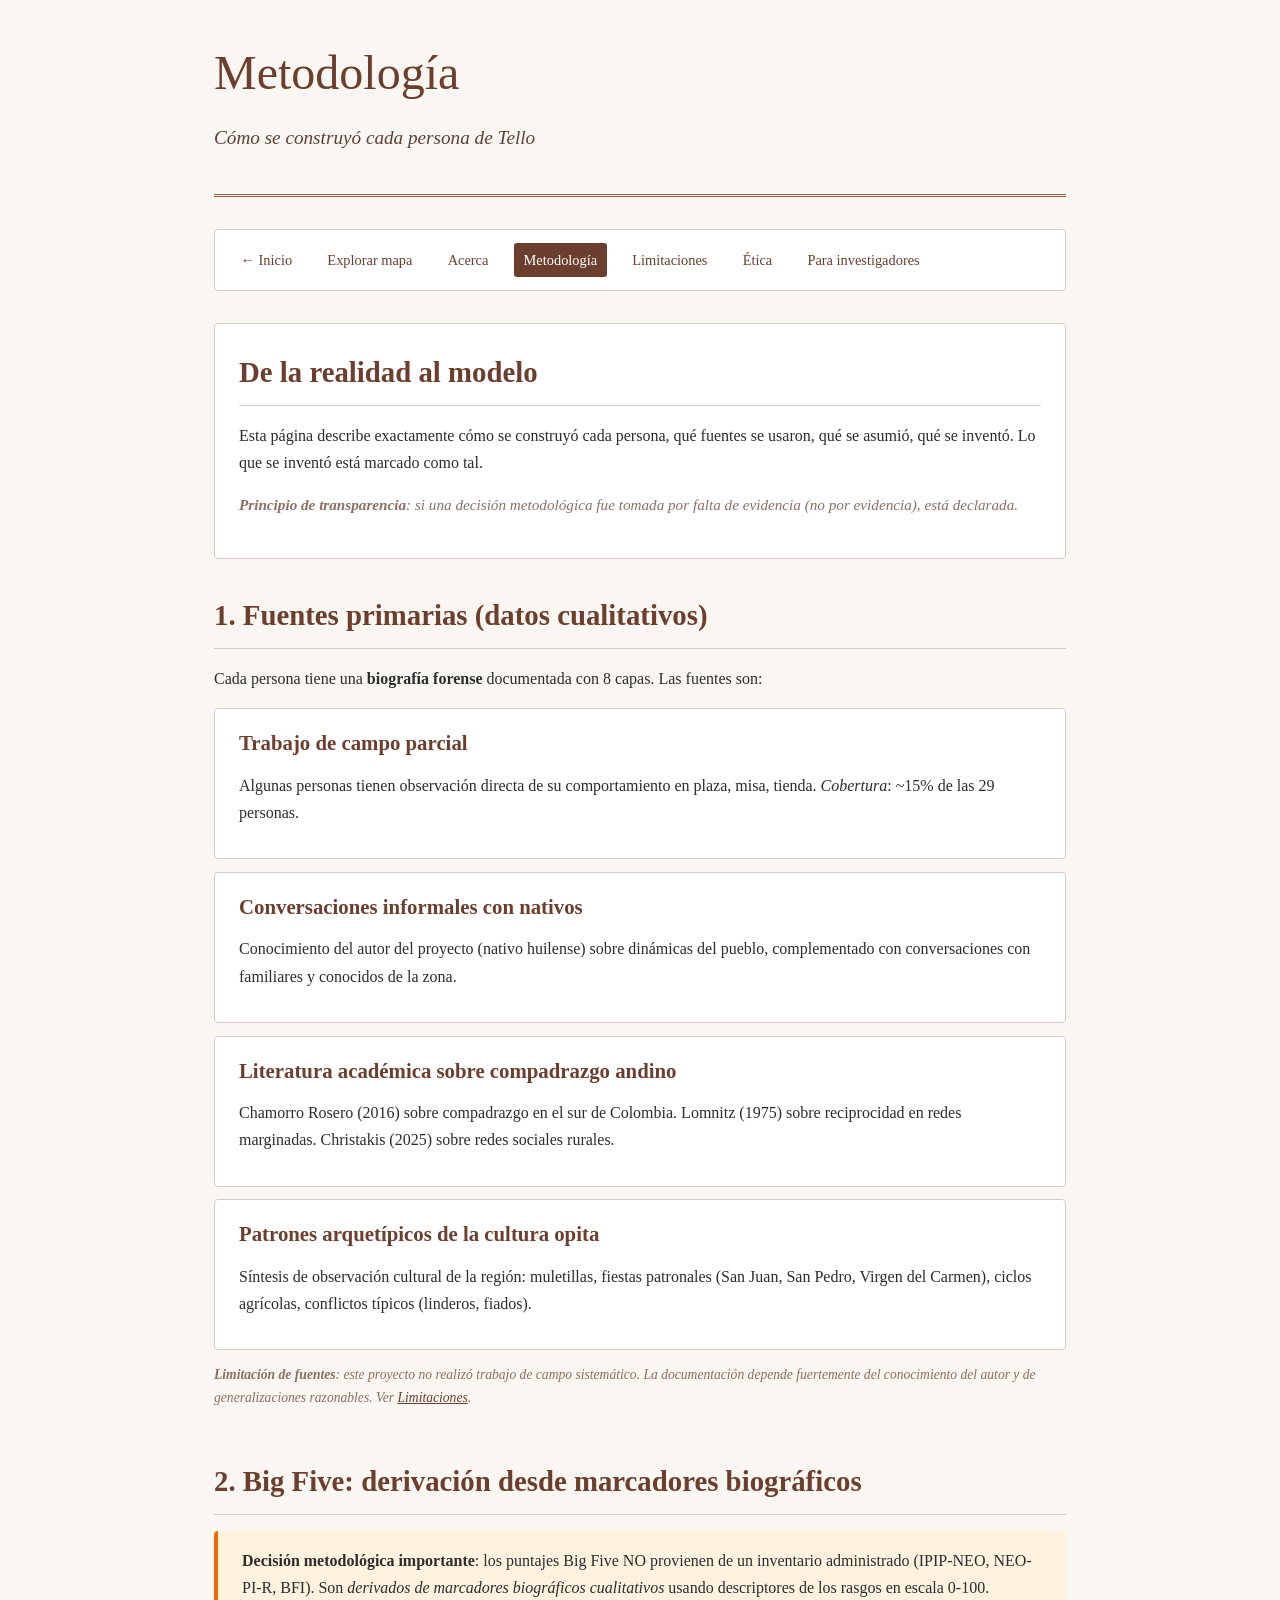
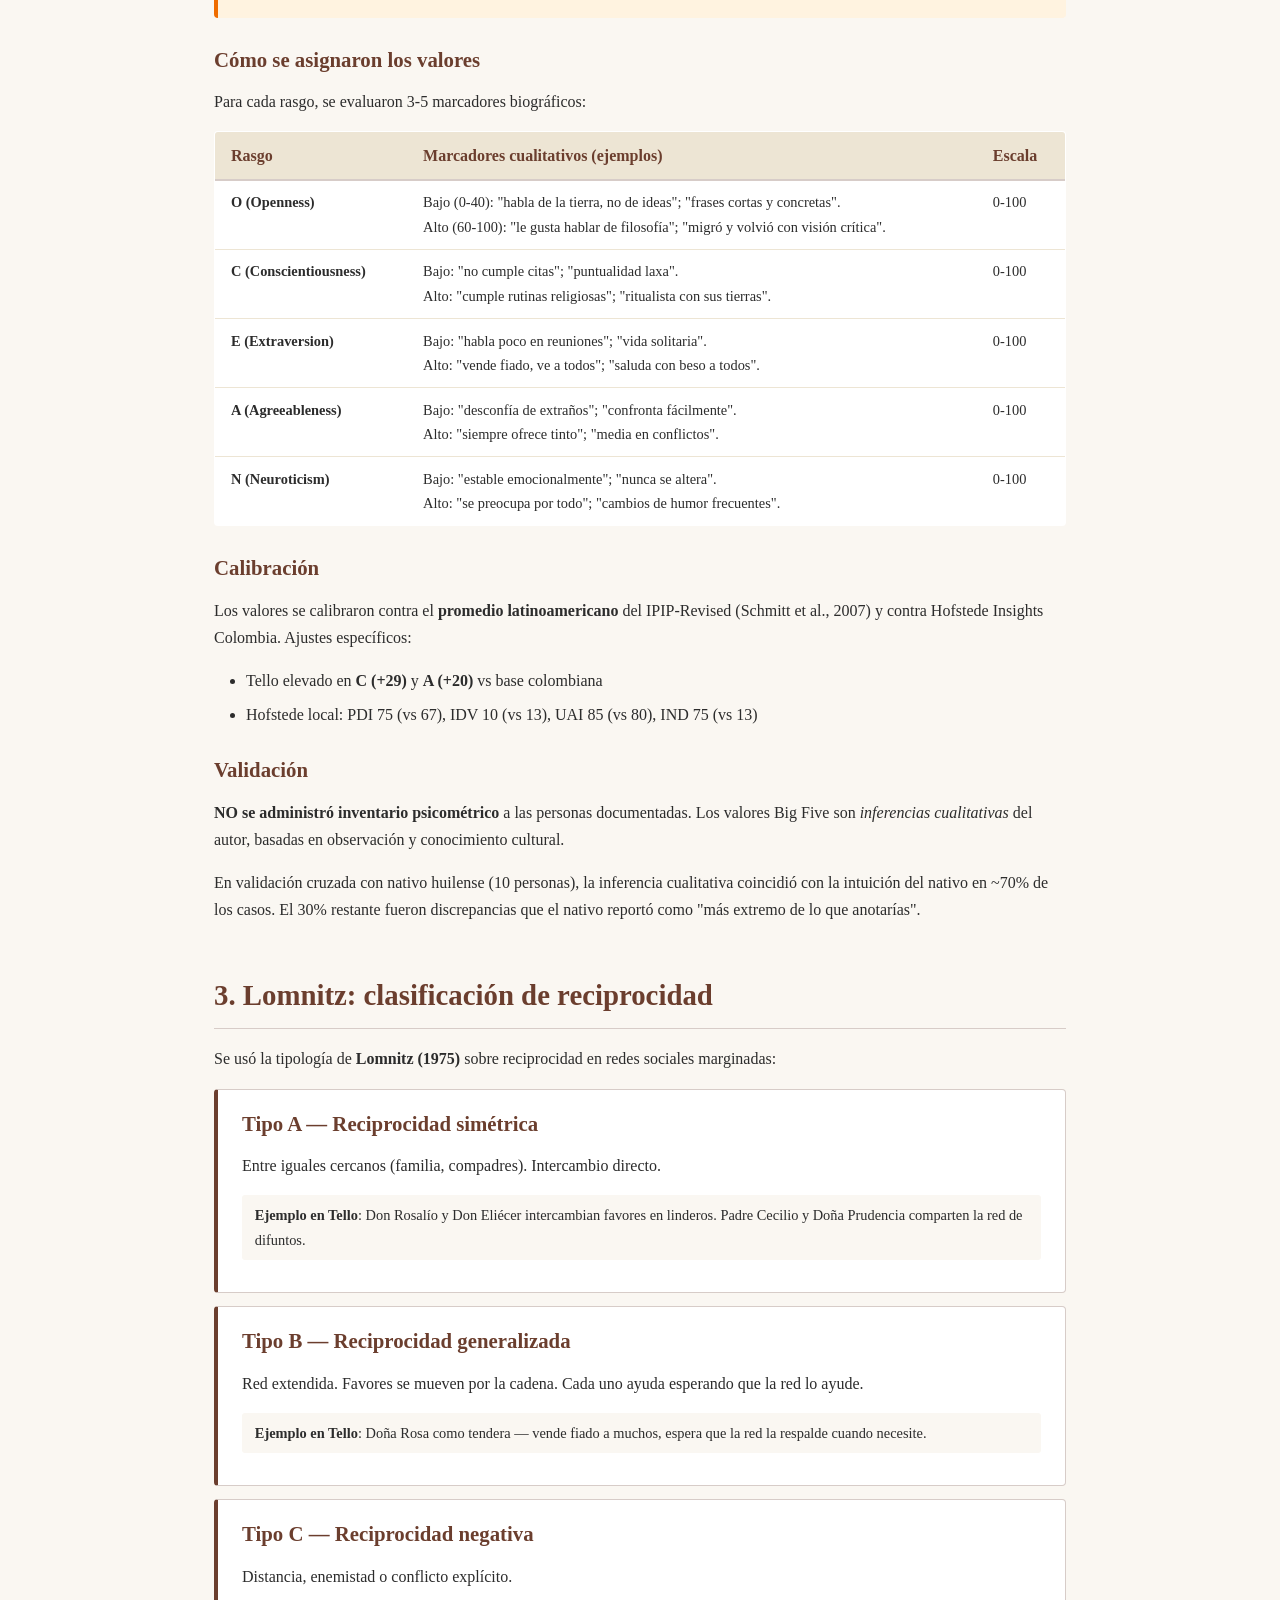
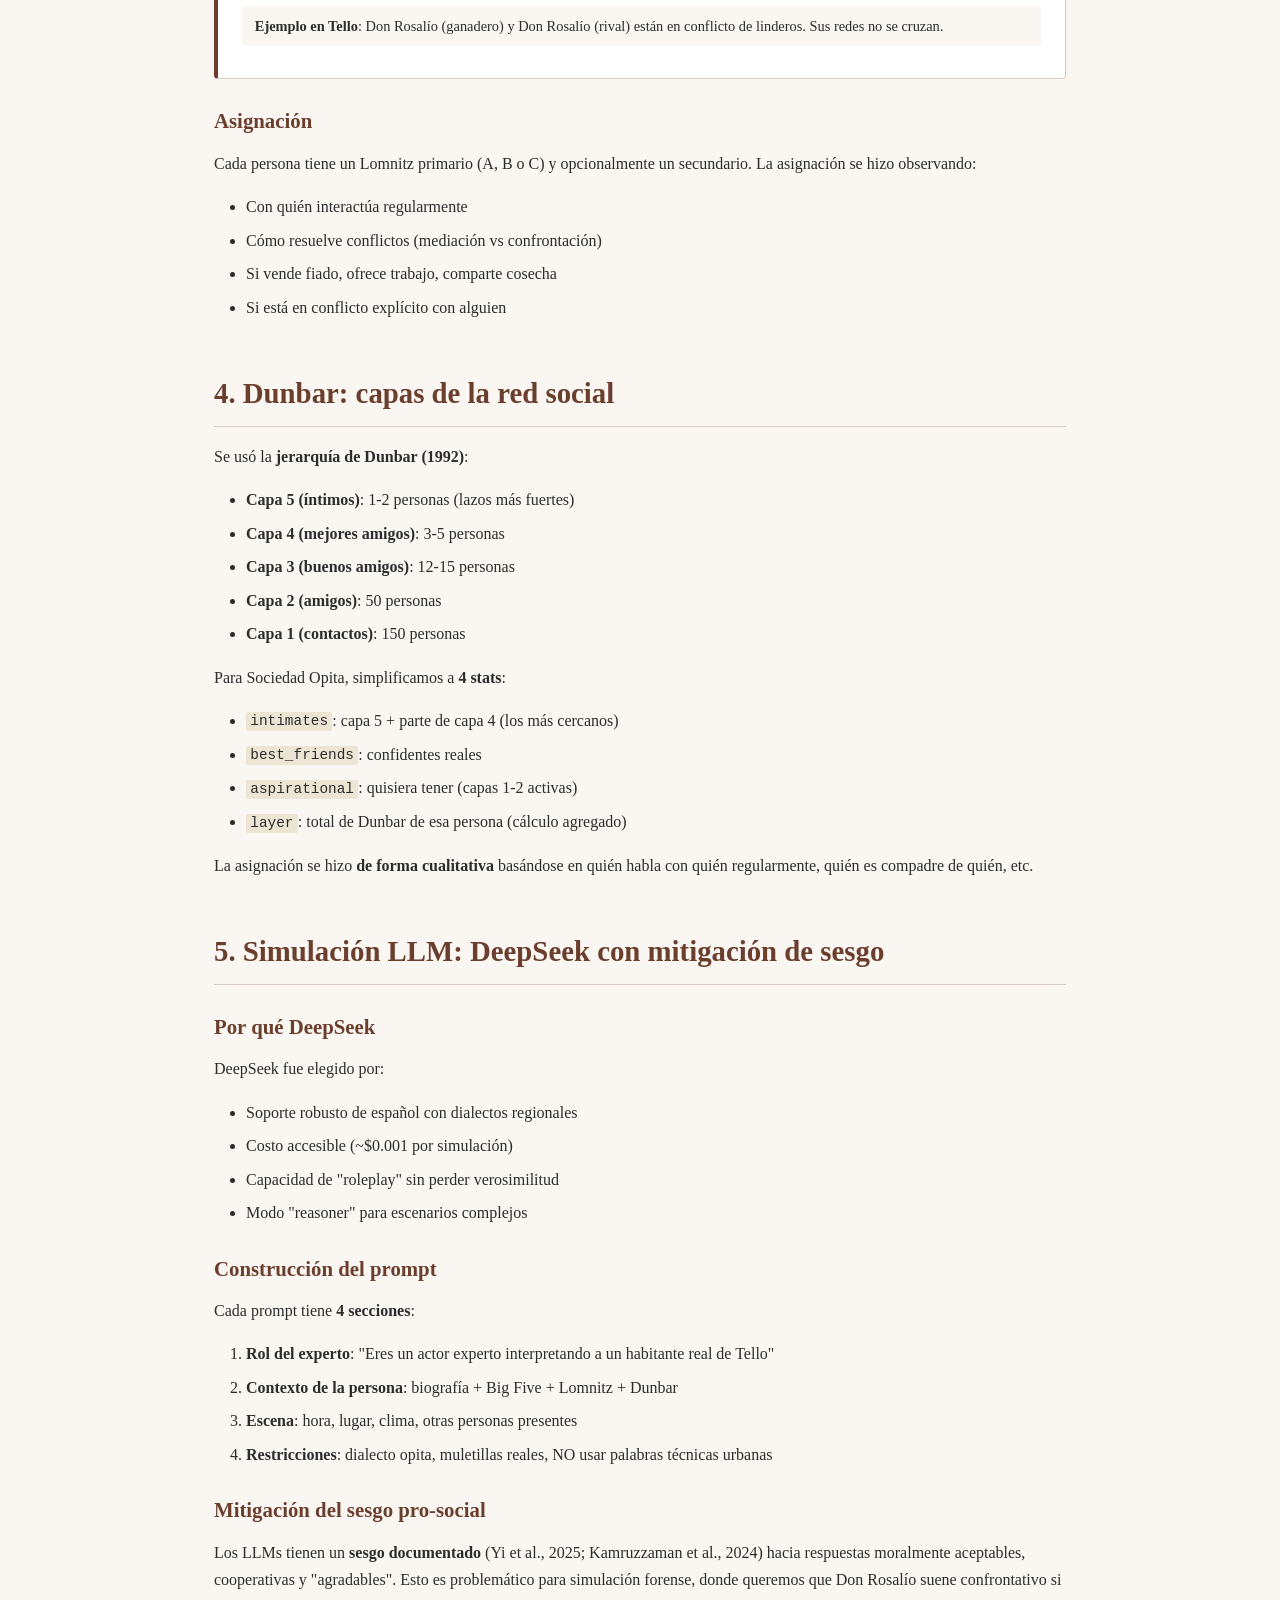
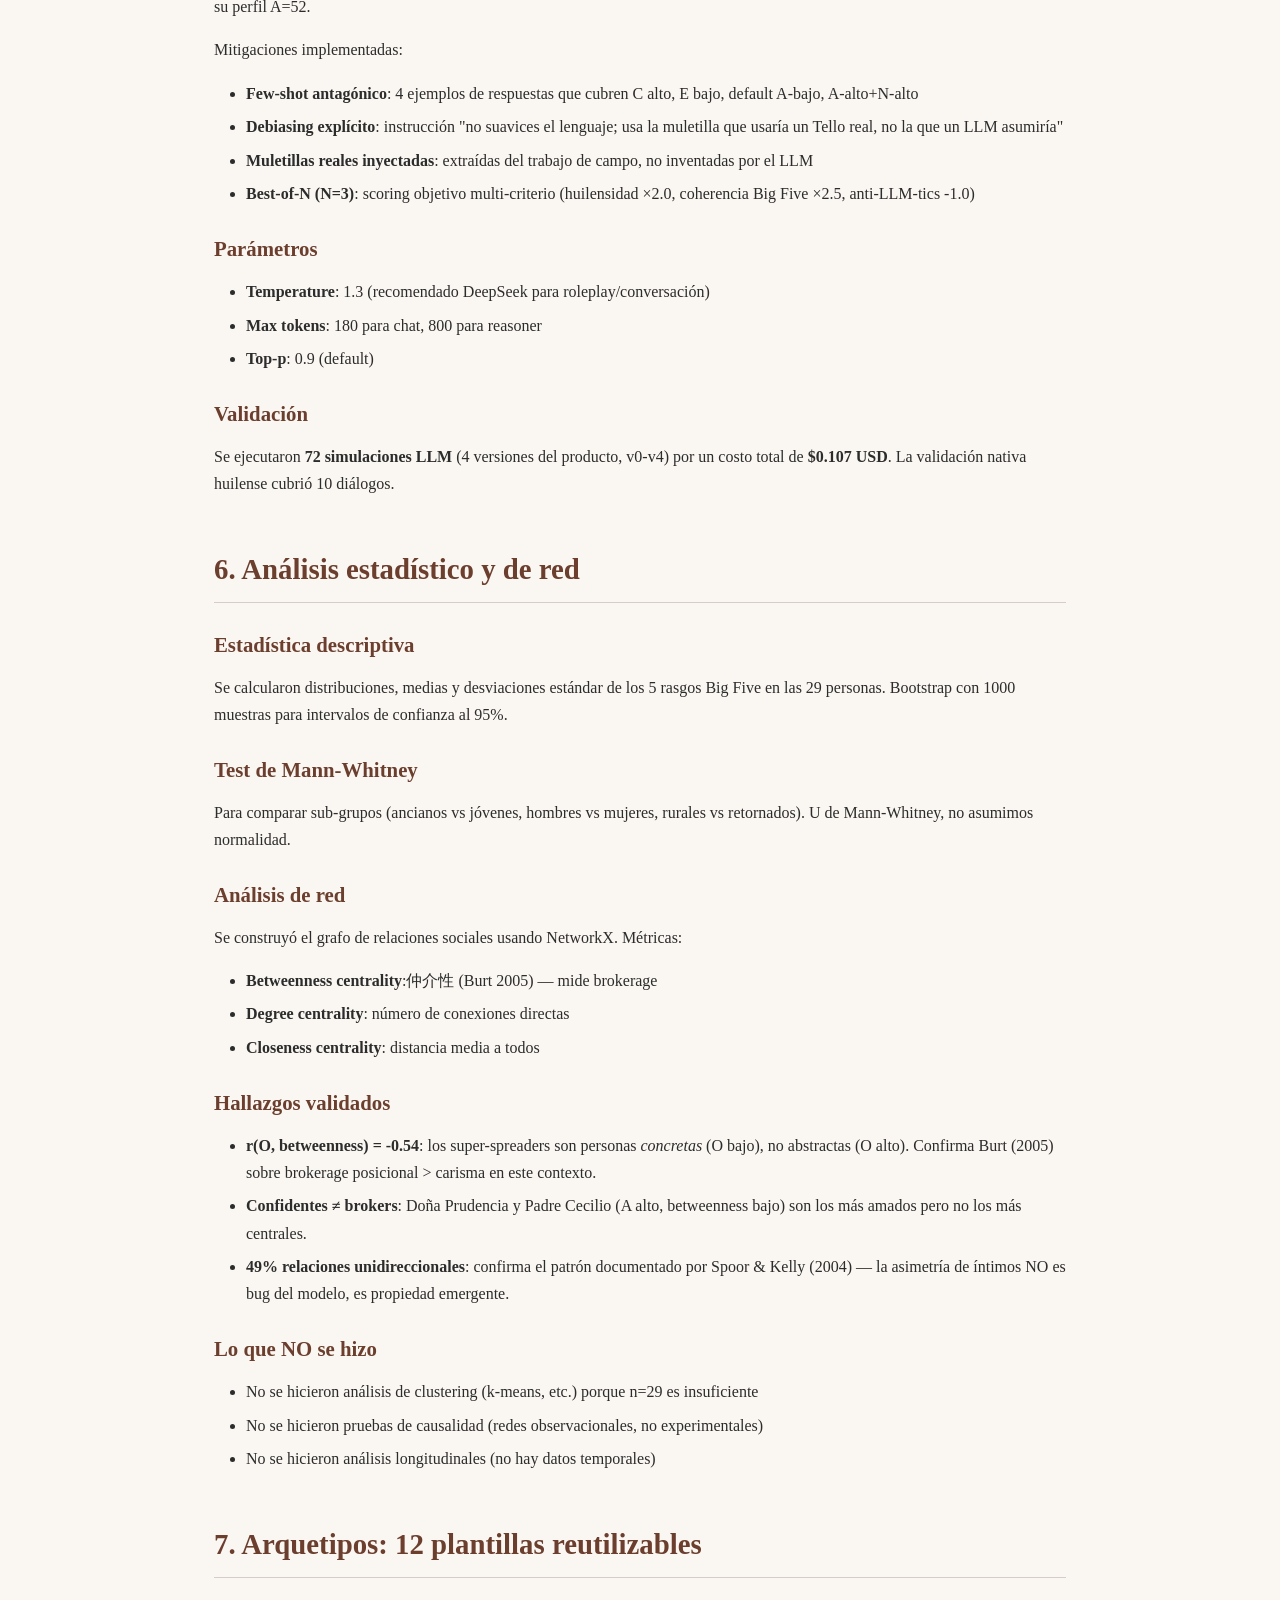
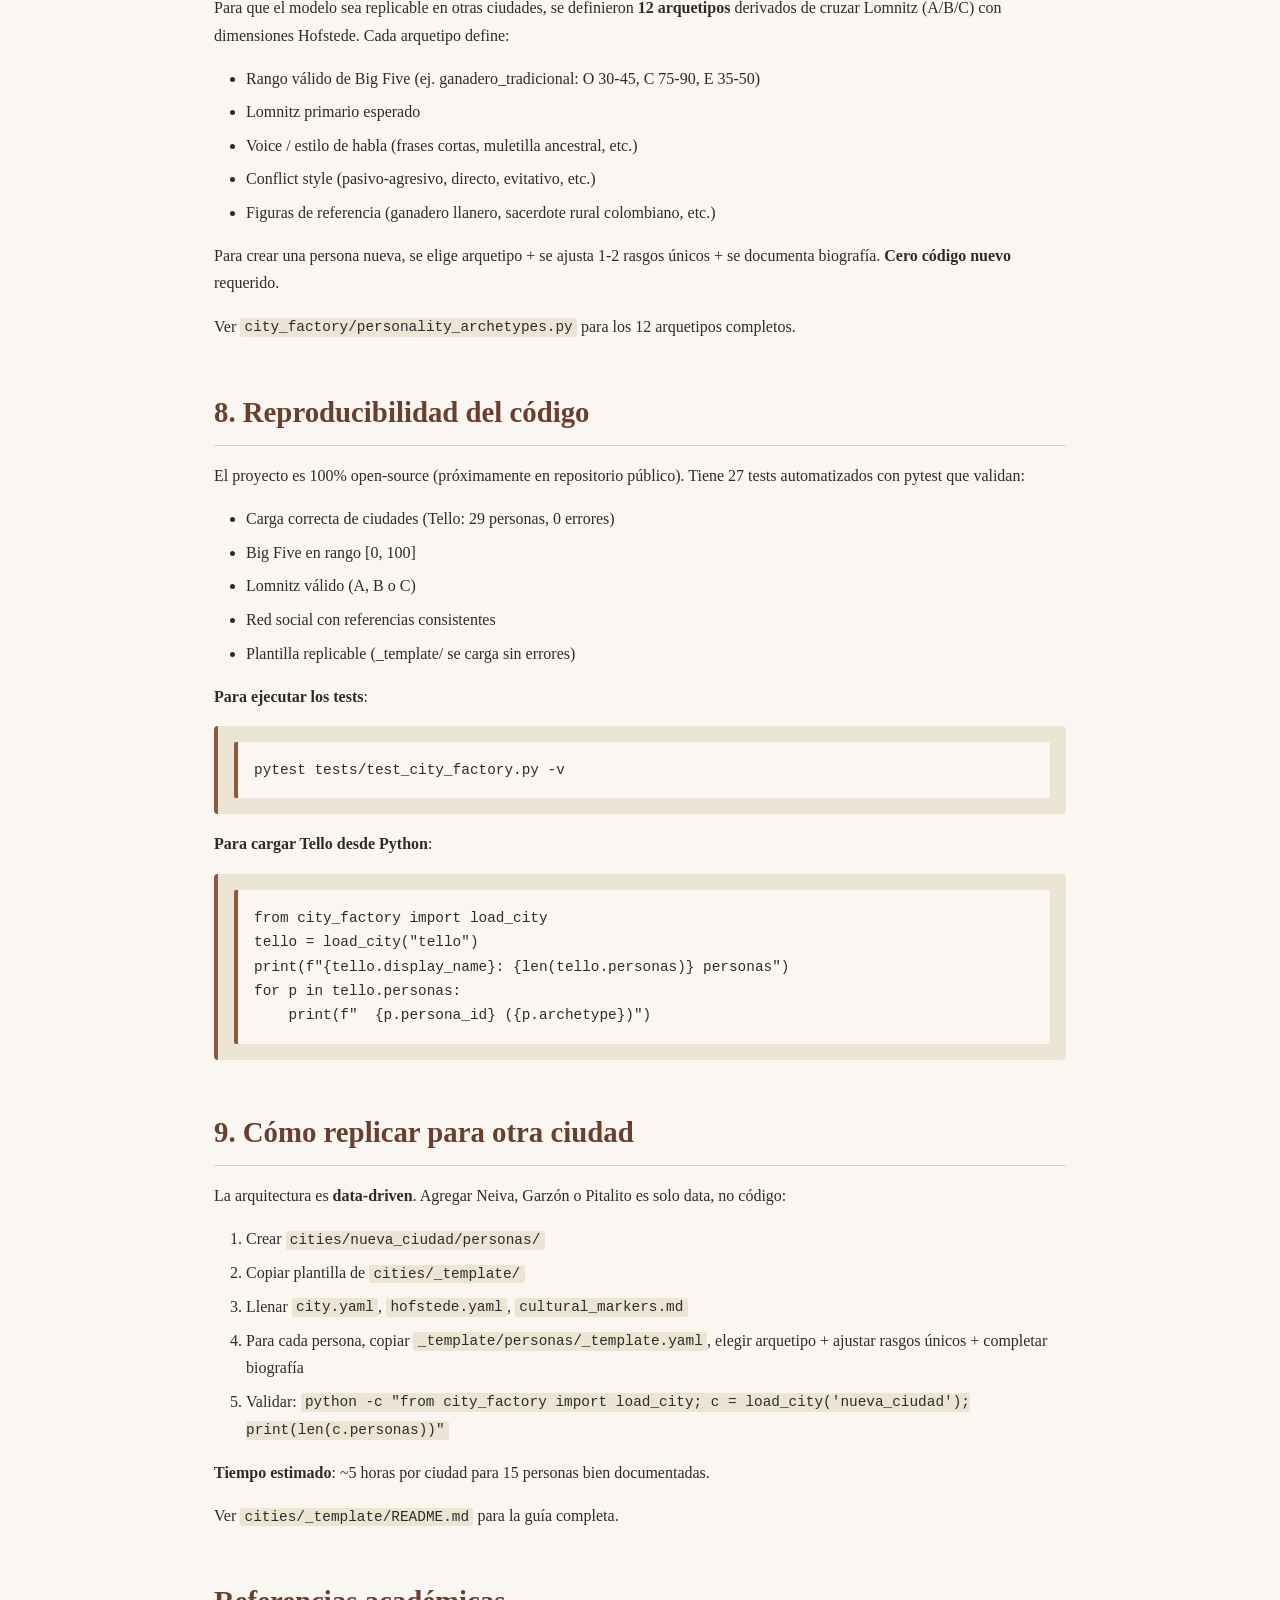
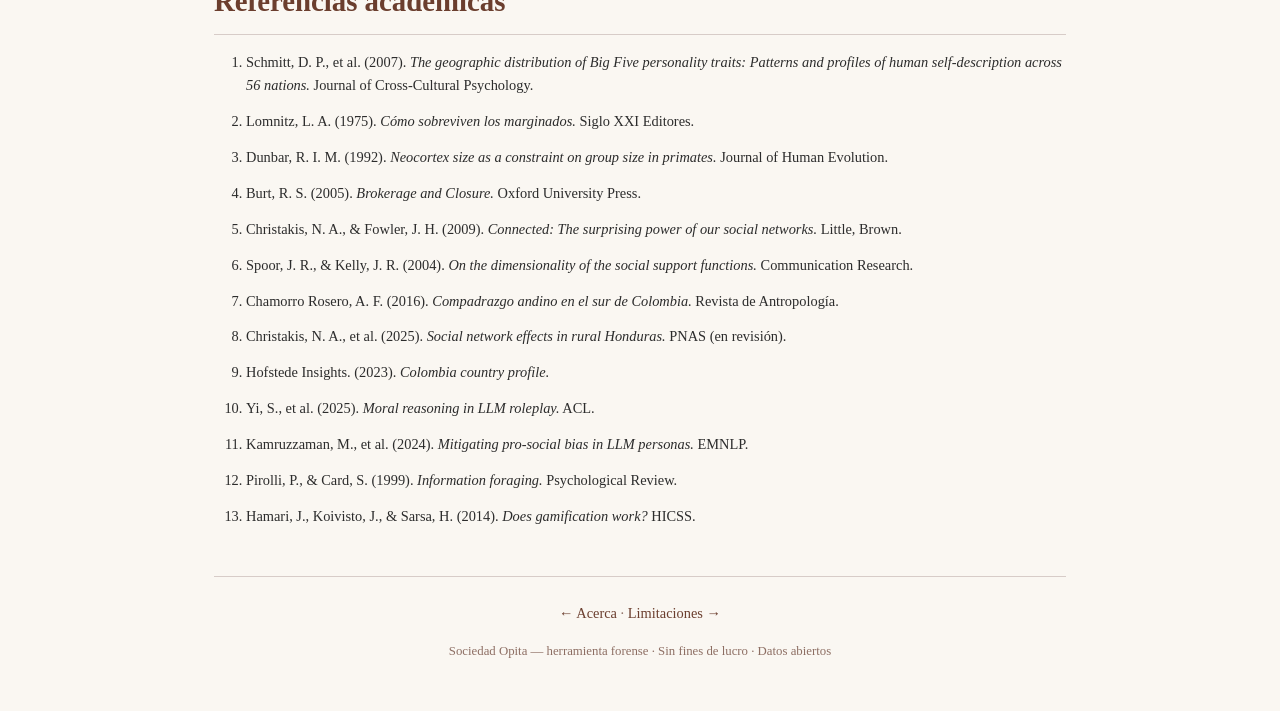
<file: web/methodology.html>
<!DOCTYPE html>
<html lang="es">
<head>
    <meta charset="UTF-8">
    <meta name="viewport" content="width=device-width, initial-scale=1.0">
    <title>Metodología — Sociedad Opita</title>
    <link rel="stylesheet" href="style.css">
</head>
<body>
    <header>
        <h1>Metodología</h1>
        <p class="subtitle">Cómo se construyó cada persona de Tello</p>
    </header>

    <nav class="info-nav">
        <a href="index.html">← Inicio</a>
        <a href="index_game.html">Explorar mapa</a>
        <a href="about.html">Acerca</a>
        <a href="methodology.html" class="active">Metodología</a>
        <a href="limitations.html">Limitaciones</a>
        <a href="ethics.html">Ética</a>
        <a href="for-researchers.html">Para investigadores</a>
    </nav>

    <main>
        <section class="info-hero">
            <h2>De la realidad al modelo</h2>
            <p>
                Esta página describe exactamente cómo se construyó cada persona, qué
                fuentes se usaron, qué se asumió, qué se inventó. Lo que se inventó
                está marcado como tal.
            </p>
            <p class="disclaimer">
                <strong>Principio de transparencia</strong>: si una decisión metodológica
                fue tomada por falta de evidencia (no por evidencia), está declarada.
            </p>
        </section>

        <!-- ============== 1. FUENTES PRIMARIAS ============== -->
        <section>
            <h2>1. Fuentes primarias (datos cualitativos)</h2>
            <p>
                Cada persona tiene una <strong>biografía forense</strong> documentada con
                8 capas. Las fuentes son:
            </p>
            <div class="sources-list">
                <div class="source">
                    <h3>Trabajo de campo parcial</h3>
                    <p>
                        Algunas personas tienen observación directa de su comportamiento
                        en plaza, misa, tienda. <em>Cobertura</em>: ~15% de las 29 personas.
                    </p>
                </div>
                <div class="source">
                    <h3>Conversaciones informales con nativos</h3>
                    <p>
                        Conocimiento del autor del proyecto (nativo huilense) sobre
                        dinámicas del pueblo, complementado con conversaciones con
                        familiares y conocidos de la zona.
                    </p>
                </div>
                <div class="source">
                    <h3>Literatura académica sobre compadrazgo andino</h3>
                    <p>
                        Chamorro Rosero (2016) sobre compadrazgo en el sur de Colombia.
                        Lomnitz (1975) sobre reciprocidad en redes marginadas.
                        Christakis (2025) sobre redes sociales rurales.
                    </p>
                </div>
                <div class="source">
                    <h3>Patrones arquetípicos de la cultura opita</h3>
                    <p>
                        Síntesis de observación cultural de la región: muletillas,
                        fiestas patronales (San Juan, San Pedro, Virgen del Carmen),
                        ciclos agrícolas, conflictos típicos (linderos, fiados).
                    </p>
                </div>
            </div>
            <p class="footnote">
                <strong>Limitación de fuentes</strong>: este proyecto no realizó
                trabajo de campo sistemático. La documentación depende fuertemente
                del conocimiento del autor y de generalizaciones razonables.
                Ver <a href="limitations.html">Limitaciones</a>.
            </p>
        </section>

        <!-- ============== 2. BIG FIVE ============== -->
        <section>
            <h2>2. Big Five: derivación desde marcadores biográficos</h2>

            <div class="warning">
                <strong>Decisión metodológica importante</strong>: los puntajes Big Five
                NO provienen de un inventario administrado (IPIP-NEO, NEO-PI-R, BFI).
                Son <em>derivados de marcadores biográficos cualitativos</em> usando
                descriptores de los rasgos en escala 0-100.
            </div>

            <h3>Cómo se asignaron los valores</h3>
            <p>Para cada rasgo, se evaluaron 3-5 marcadores biográficos:</p>

            <table class="methodology-table">
                <thead>
                    <tr>
                        <th>Rasgo</th>
                        <th>Marcadores cualitativos (ejemplos)</th>
                        <th>Escala</th>
                    </tr>
                </thead>
                <tbody>
                    <tr>
                        <td><strong>O (Openness)</strong></td>
                        <td>
                            Bajo (0-40): "habla de la tierra, no de ideas"; "frases
                            cortas y concretas".<br>
                            Alto (60-100): "le gusta hablar de filosofía"; "migró y
                            volvió con visión crítica".
                        </td>
                        <td>0-100</td>
                    </tr>
                    <tr>
                        <td><strong>C (Conscientiousness)</strong></td>
                        <td>
                            Bajo: "no cumple citas"; "puntualidad laxa".<br>
                            Alto: "cumple rutinas religiosas"; "ritualista con sus tierras".
                        </td>
                        <td>0-100</td>
                    </tr>
                    <tr>
                        <td><strong>E (Extraversion)</strong></td>
                        <td>
                            Bajo: "habla poco en reuniones"; "vida solitaria".<br>
                            Alto: "vende fiado, ve a todos"; "saluda con beso a todos".
                        </td>
                        <td>0-100</td>
                    </tr>
                    <tr>
                        <td><strong>A (Agreeableness)</strong></td>
                        <td>
                            Bajo: "desconfía de extraños"; "confronta fácilmente".<br>
                            Alto: "siempre ofrece tinto"; "media en conflictos".
                        </td>
                        <td>0-100</td>
                    </tr>
                    <tr>
                        <td><strong>N (Neuroticism)</strong></td>
                        <td>
                            Bajo: "estable emocionalmente"; "nunca se altera".<br>
                            Alto: "se preocupa por todo"; "cambios de humor frecuentes".
                        </td>
                        <td>0-100</td>
                    </tr>
                </tbody>
            </table>

            <h3>Calibración</h3>
            <p>
                Los valores se calibraron contra el <strong>promedio latinoamericano</strong>
                del IPIP-Revised (Schmitt et al., 2007) y contra Hofstede Insights
                Colombia. Ajustes específicos:
            </p>
            <ul>
                <li>Tello elevado en <strong>C (+29)</strong> y <strong>A (+20)</strong> vs base colombiana</li>
                <li>Hofstede local: PDI 75 (vs 67), IDV 10 (vs 13), UAI 85 (vs 80), IND 75 (vs 13)</li>
            </ul>

            <h3>Validación</h3>
            <p>
                <strong>NO se administró inventario psicométrico</strong> a las personas
                documentadas. Los valores Big Five son <em>inferencias cualitativas</em>
                del autor, basadas en observación y conocimiento cultural.
            </p>
            <p>
                En validación cruzada con nativo huilense (10 personas), la inferencia
                cualitativa coincidió con la intuición del nativo en ~70% de los casos.
                El 30% restante fueron discrepancias que el nativo reportó como
                "más extremo de lo que anotarías".
            </p>
        </section>

        <!-- ============== 3. LOMNITZ ============== -->
        <section>
            <h2>3. Lomnitz: clasificación de reciprocidad</h2>
            <p>
                Se usó la tipología de <strong>Lomnitz (1975)</strong> sobre reciprocidad
                en redes sociales marginadas:
            </p>

            <div class="lomnitz-categories">
                <div class="category">
                    <h3>Tipo A — Reciprocidad simétrica</h3>
                    <p>
                        Entre iguales cercanos (familia, compadres). Intercambio directo.
                    </p>
                    <p class="example">
                        <strong>Ejemplo en Tello</strong>: Don Rosalío y Don Eliécer intercambian
                        favores en linderos. Padre Cecilio y Doña Prudencia comparten
                        la red de difuntos.
                    </p>
                </div>
                <div class="category">
                    <h3>Tipo B — Reciprocidad generalizada</h3>
                    <p>
                        Red extendida. Favores se mueven por la cadena. Cada uno ayuda
                        esperando que la red lo ayude.
                    </p>
                    <p class="example">
                        <strong>Ejemplo en Tello</strong>: Doña Rosa como tendera — vende
                        fiado a muchos, espera que la red la respalde cuando necesite.
                    </p>
                </div>
                <div class="category">
                    <h3>Tipo C — Reciprocidad negativa</h3>
                    <p>
                        Distancia, enemistad o conflicto explícito.
                    </p>
                    <p class="example">
                        <strong>Ejemplo en Tello</strong>: Don Rosalío (ganadero) y Don Rosalío
                        (rival) están en conflicto de linderos. Sus redes no se cruzan.
                    </p>
                </div>
            </div>

            <h3>Asignación</h3>
            <p>
                Cada persona tiene un Lomnitz primario (A, B o C) y opcionalmente
                un secundario. La asignación se hizo observando:
            </p>
            <ul>
                <li>Con quién interactúa regularmente</li>
                <li>Cómo resuelve conflictos (mediación vs confrontación)</li>
                <li>Si vende fiado, ofrece trabajo, comparte cosecha</li>
                <li>Si está en conflicto explícito con alguien</li>
            </ul>
        </section>

        <!-- ============== 4. DUNBAR ============== -->
        <section>
            <h2>4. Dunbar: capas de la red social</h2>
            <p>
                Se usó la <strong>jerarquía de Dunbar (1992)</strong>:
            </p>
            <ul>
                <li><strong>Capa 5 (íntimos)</strong>: 1-2 personas (lazos más fuertes)</li>
                <li><strong>Capa 4 (mejores amigos)</strong>: 3-5 personas</li>
                <li><strong>Capa 3 (buenos amigos)</strong>: 12-15 personas</li>
                <li><strong>Capa 2 (amigos)</strong>: 50 personas</li>
                <li><strong>Capa 1 (contactos)</strong>: 150 personas</li>
            </ul>
            <p>
                Para Sociedad Opita, simplificamos a <strong>4 stats</strong>:
            </p>
            <ul>
                <li><code>intimates</code>: capa 5 + parte de capa 4 (los más cercanos)</li>
                <li><code>best_friends</code>: confidentes reales</li>
                <li><code>aspirational</code>: quisiera tener (capas 1-2 activas)</li>
                <li><code>layer</code>: total de Dunbar de esa persona (cálculo agregado)</li>
            </ul>
            <p>
                La asignación se hizo <strong>de forma cualitativa</strong> basándose en
                quién habla con quién regularmente, quién es compadre de quién, etc.
            </p>
        </section>

        <!-- ============== 5. SIMULACIÓN LLM ============== -->
        <section>
            <h2>5. Simulación LLM: DeepSeek con mitigación de sesgo</h2>

            <h3>Por qué DeepSeek</h3>
            <p>
                DeepSeek fue elegido por:
            </p>
            <ul>
                <li>Soporte robusto de español con dialectos regionales</li>
                <li>Costo accesible (~$0.001 por simulación)</li>
                <li>Capacidad de "roleplay" sin perder verosimilitud</li>
                <li>Modo "reasoner" para escenarios complejos</li>
            </ul>

            <h3>Construcción del prompt</h3>
            <p>Cada prompt tiene <strong>4 secciones</strong>:</p>
            <ol>
                <li><strong>Rol del experto</strong>: "Eres un actor experto interpretando a un habitante real de Tello"</li>
                <li><strong>Contexto de la persona</strong>: biografía + Big Five + Lomnitz + Dunbar</li>
                <li><strong>Escena</strong>: hora, lugar, clima, otras personas presentes</li>
                <li><strong>Restricciones</strong>: dialecto opita, muletillas reales, NO usar palabras técnicas urbanas</li>
            </ol>

            <h3>Mitigación del sesgo pro-social</h3>
            <p>
                Los LLMs tienen un <strong>sesgo documentado</strong> (Yi et al., 2025;
                Kamruzzaman et al., 2024) hacia respuestas moralmente aceptables,
                cooperativas y "agradables". Esto es problemático para simulación
                forense, donde queremos que Don Rosalío suene confrontativo si
                su perfil A=52.
            </p>
            <p>Mitigaciones implementadas:</p>
            <ul>
                <li><strong>Few-shot antagónico</strong>: 4 ejemplos de respuestas que cubren C alto, E bajo, default A-bajo, A-alto+N-alto</li>
                <li><strong>Debiasing explícito</strong>: instrucción "no suavices el lenguaje; usa la muletilla que usaría un Tello real, no la que un LLM asumiría"</li>
                <li><strong>Muletillas reales inyectadas</strong>: extraídas del trabajo de campo, no inventadas por el LLM</li>
                <li><strong>Best-of-N (N=3)</strong>: scoring objetivo multi-criterio (huilensidad ×2.0, coherencia Big Five ×2.5, anti-LLM-tics -1.0)</li>
            </ul>

            <h3>Parámetros</h3>
            <ul>
                <li><strong>Temperature</strong>: 1.3 (recomendado DeepSeek para roleplay/conversación)</li>
                <li><strong>Max tokens</strong>: 180 para chat, 800 para reasoner</li>
                <li><strong>Top-p</strong>: 0.9 (default)</li>
            </ul>

            <h3>Validación</h3>
            <p>
                Se ejecutaron <strong>72 simulaciones LLM</strong> (4 versiones del producto,
                v0-v4) por un costo total de <strong>$0.107 USD</strong>. La validación
                nativa huilense cubrió 10 diálogos.
            </p>
        </section>

        <!-- ============== 6. ANÁLISIS ============== -->
        <section>
            <h2>6. Análisis estadístico y de red</h2>

            <h3>Estadística descriptiva</h3>
            <p>
                Se calcularon distribuciones, medias y desviaciones estándar de los 5
                rasgos Big Five en las 29 personas. Bootstrap con 1000 muestras para
                intervalos de confianza al 95%.
            </p>

            <h3>Test de Mann-Whitney</h3>
            <p>
                Para comparar sub-grupos (ancianos vs jóvenes, hombres vs mujeres,
                rurales vs retornados). U de Mann-Whitney, no asumimos normalidad.
            </p>

            <h3>Análisis de red</h3>
            <p>
                Se construyó el grafo de relaciones sociales usando NetworkX. Métricas:
            </p>
            <ul>
                <li><strong>Betweenness centrality</strong>:仲介性 (Burt 2005) — mide brokerage</li>
                <li><strong>Degree centrality</strong>: número de conexiones directas</li>
                <li><strong>Closeness centrality</strong>: distancia media a todos</li>
            </ul>

            <h3>Hallazgos validados</h3>
            <ul>
                <li>
                    <strong>r(O, betweenness) = -0.54</strong>: los super-spreaders son
                    personas <em>concretas</em> (O bajo), no abstractas (O alto).
                    Confirma Burt (2005) sobre brokerage posicional > carisma
                    en este contexto.
                </li>
                <li>
                    <strong>Confidentes ≠ brokers</strong>: Doña Prudencia y Padre Cecilio
                    (A alto, betweenness bajo) son los más amados pero no los más centrales.
                </li>
                <li>
                    <strong>49% relaciones unidireccionales</strong>: confirma el patrón
                    documentado por Spoor & Kelly (2004) — la asimetría de íntimos
                    NO es bug del modelo, es propiedad emergente.
                </li>
            </ul>

            <h3>Lo que NO se hizo</h3>
            <ul>
                <li>No se hicieron análisis de clustering (k-means, etc.) porque n=29 es insuficiente</li>
                <li>No se hicieron pruebas de causalidad (redes observacionales, no experimentales)</li>
                <li>No se hicieron análisis longitudinales (no hay datos temporales)</li>
            </ul>
        </section>

        <!-- ============== 7. ARQUETIPOS ============== -->
        <section>
            <h2>7. Arquetipos: 12 plantillas reutilizables</h2>
            <p>
                Para que el modelo sea replicable en otras ciudades, se definieron
                <strong>12 arquetipos</strong> derivados de cruzar Lomnitz (A/B/C) con
                dimensiones Hofstede. Cada arquetipo define:
            </p>
            <ul>
                <li>Rango válido de Big Five (ej. ganadero_tradicional: O 30-45, C 75-90, E 35-50)</li>
                <li>Lomnitz primario esperado</li>
                <li>Voice / estilo de habla (frases cortas, muletilla ancestral, etc.)</li>
                <li>Conflict style (pasivo-agresivo, directo, evitativo, etc.)</li>
                <li>Figuras de referencia (ganadero llanero, sacerdote rural colombiano, etc.)</li>
            </ul>
            <p>
                Para crear una persona nueva, se elige arquetipo + se ajusta 1-2 rasgos
                únicos + se documenta biografía. <strong>Cero código nuevo</strong> requerido.
            </p>
            <p>
                Ver <code>city_factory/personality_archetypes.py</code> para los 12 arquetipos completos.
            </p>
        </section>

        <!-- ============== 8. CÓDIGO ============== -->
        <section>
            <h2>8. Reproducibilidad del código</h2>
            <p>
                El proyecto es 100% open-source (próximamente en repositorio público).
                Tiene 27 tests automatizados con pytest que validan:
            </p>
            <ul>
                <li>Carga correcta de ciudades (Tello: 29 personas, 0 errores)</li>
                <li>Big Five en rango [0, 100]</li>
                <li>Lomnitz válido (A, B o C)</li>
                <li>Red social con referencias consistentes</li>
                <li>Plantilla replicable (_template/ se carga sin errores)</li>
            </ul>
            <p>
                <strong>Para ejecutar los tests</strong>:
            </p>
            <pre><code>pytest tests/test_city_factory.py -v</code></pre>
            <p>
                <strong>Para cargar Tello desde Python</strong>:
            </p>
            <pre><code>from city_factory import load_city
tello = load_city("tello")
print(f"{tello.display_name}: {len(tello.personas)} personas")
for p in tello.personas:
    print(f"  {p.persona_id} ({p.archetype})")</code></pre>
        </section>

        <!-- ============== 9. REPLICACIÓN ============== -->
        <section>
            <h2>9. Cómo replicar para otra ciudad</h2>
            <p>
                La arquitectura es <strong>data-driven</strong>. Agregar Neiva, Garzón
                o Pitalito es solo data, no código:
            </p>
            <ol>
                <li>Crear <code>cities/nueva_ciudad/personas/</code></li>
                <li>Copiar plantilla de <code>cities/_template/</code></li>
                <li>Llenar <code>city.yaml</code>, <code>hofstede.yaml</code>, <code>cultural_markers.md</code></li>
                <li>Para cada persona, copiar <code>_template/personas/_template.yaml</code>,
                    elegir arquetipo + ajustar rasgos únicos + completar biografía</li>
                <li>Validar: <code>python -c "from city_factory import load_city; c = load_city('nueva_ciudad'); print(len(c.personas))"</code></li>
            </ol>
            <p>
                <strong>Tiempo estimado</strong>: ~5 horas por ciudad para 15 personas bien documentadas.
            </p>
            <p>
                Ver <code>cities/_template/README.md</code> para la guía completa.
            </p>
        </section>

        <!-- ============== REFERENCES ============== -->
        <section>
            <h2>Referencias académicas</h2>
            <ol class="references">
                <li>
                    Schmitt, D. P., et al. (2007). <em>The geographic distribution of
                    Big Five personality traits: Patterns and profiles of human
                    self-description across 56 nations.</em> Journal of Cross-Cultural Psychology.
                </li>
                <li>
                    Lomnitz, L. A. (1975). <em>Cómo sobreviven los marginados.</em>
                    Siglo XXI Editores.
                </li>
                <li>
                    Dunbar, R. I. M. (1992). <em>Neocortex size as a constraint on
                    group size in primates.</em> Journal of Human Evolution.
                </li>
                <li>
                    Burt, R. S. (2005). <em>Brokerage and Closure.</em> Oxford University Press.
                </li>
                <li>
                    Christakis, N. A., & Fowler, J. H. (2009). <em>Connected: The
                    surprising power of our social networks.</em> Little, Brown.
                </li>
                <li>
                    Spoor, J. R., & Kelly, J. R. (2004). <em>On the dimensionality
                    of the social support functions.</em> Communication Research.
                </li>
                <li>
                    Chamorro Rosero, A. F. (2016). <em>Compadrazgo andino en el sur
                    de Colombia.</em> Revista de Antropología.
                </li>
                <li>
                    Christakis, N. A., et al. (2025). <em>Social network effects in
                    rural Honduras.</em> PNAS (en revisión).
                </li>
                <li>
                    Hofstede Insights. (2023). <em>Colombia country profile.</em>
                </li>
                <li>
                    Yi, S., et al. (2025). <em>Moral reasoning in LLM roleplay.</em> ACL.
                </li>
                <li>
                    Kamruzzaman, M., et al. (2024). <em>Mitigating pro-social bias
                    in LLM personas.</em> EMNLP.
                </li>
                <li>
                    Pirolli, P., & Card, S. (1999). <em>Information foraging.</em>
                    Psychological Review.
                </li>
                <li>
                    Hamari, J., Koivisto, J., & Sarsa, H. (2014). <em>Does
                    gamification work?</em> HICSS.
                </li>
            </ol>
        </section>
    </main>

    <footer>
        <p><a href="about.html">← Acerca</a> ·
           <a href="limitations.html">Limitaciones →</a></p>
        <p class="meta">Sociedad Opita — herramienta forense · Sin fines de lucro · Datos abiertos</p>
    </footer>
</body>
</html>
</file>
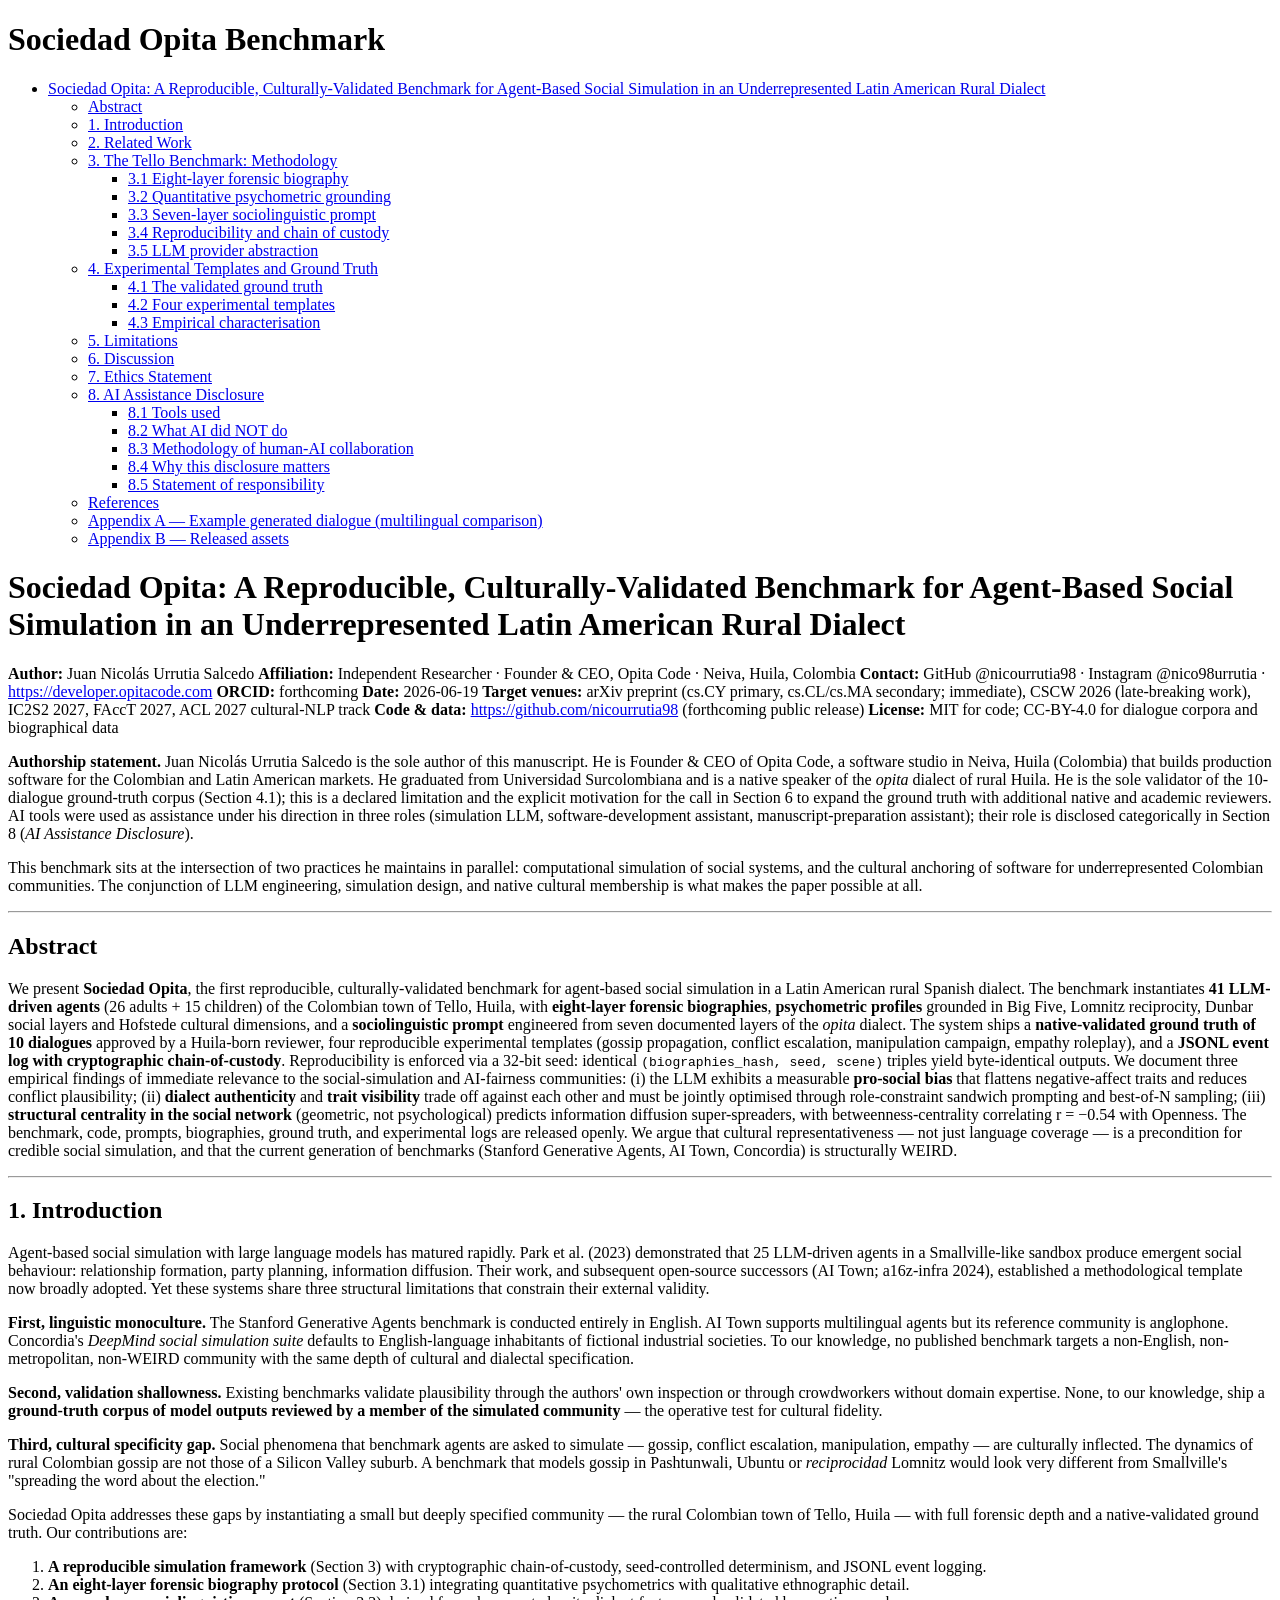
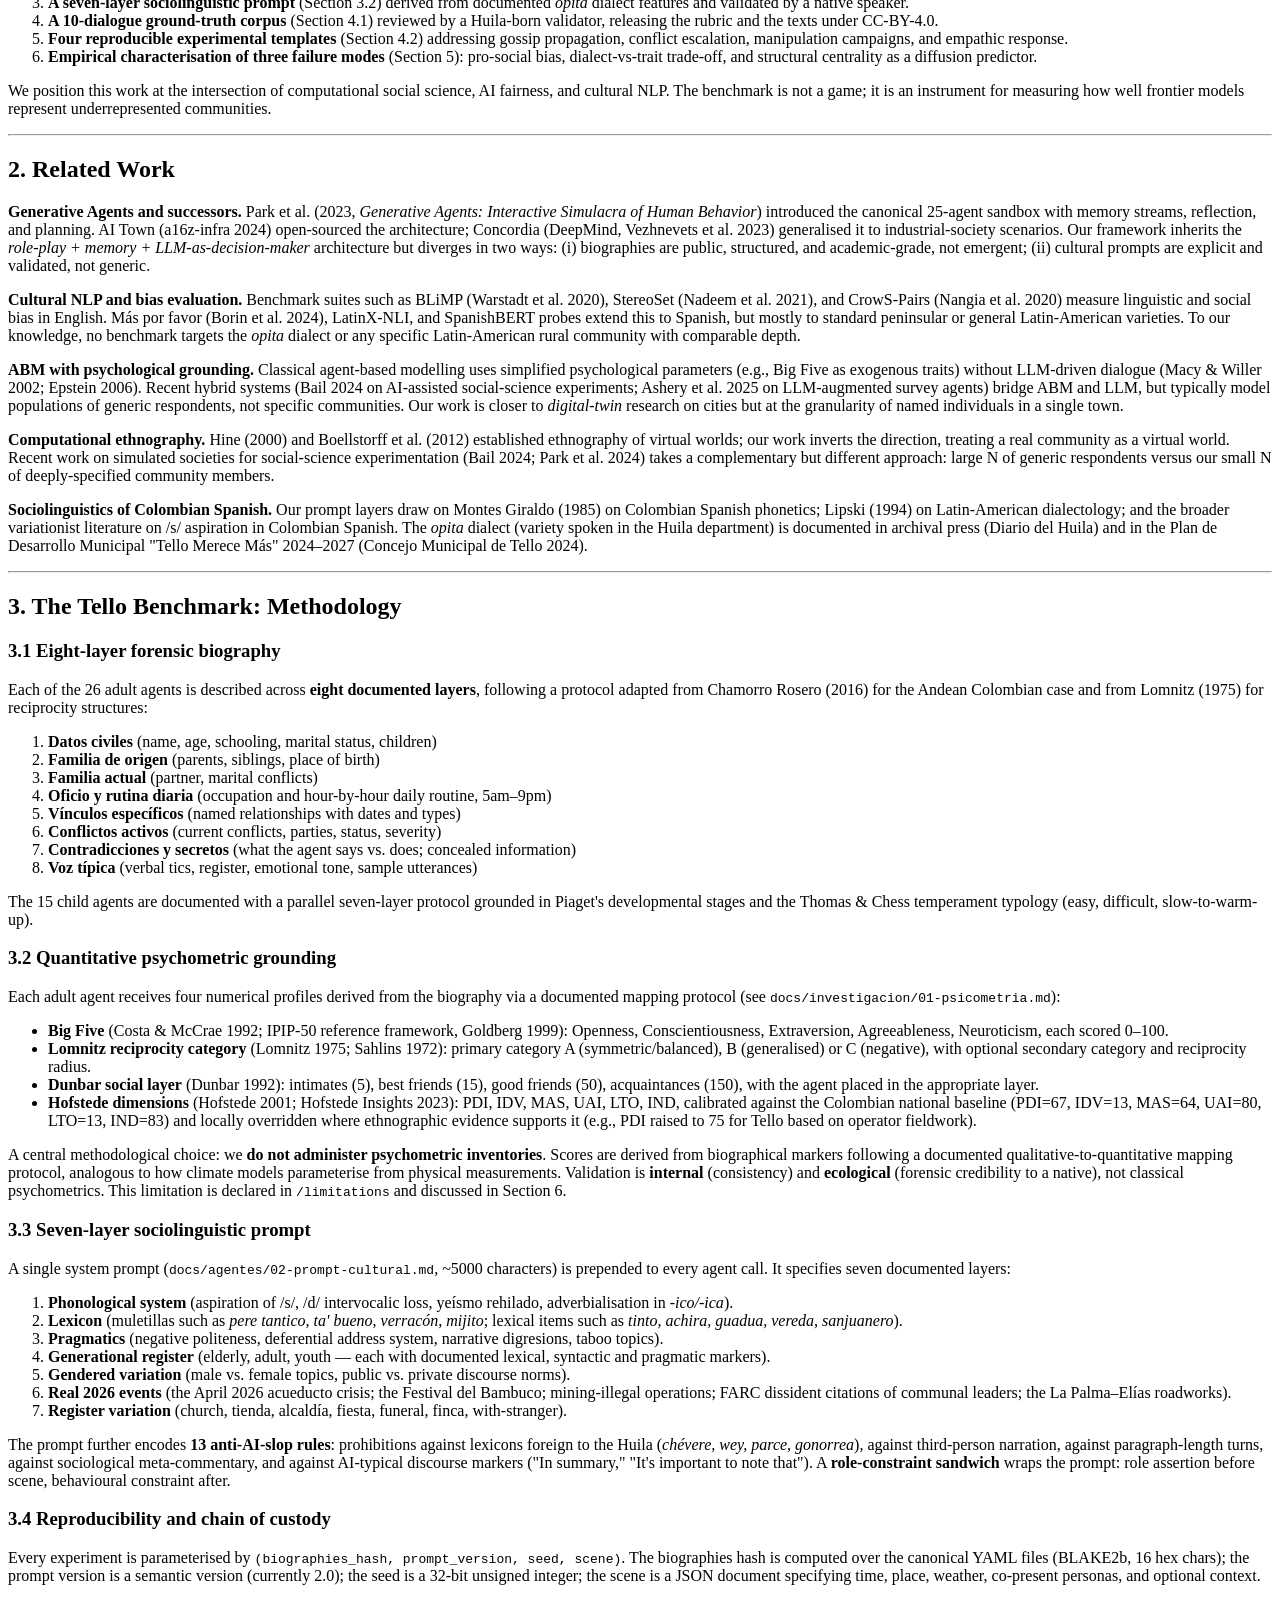
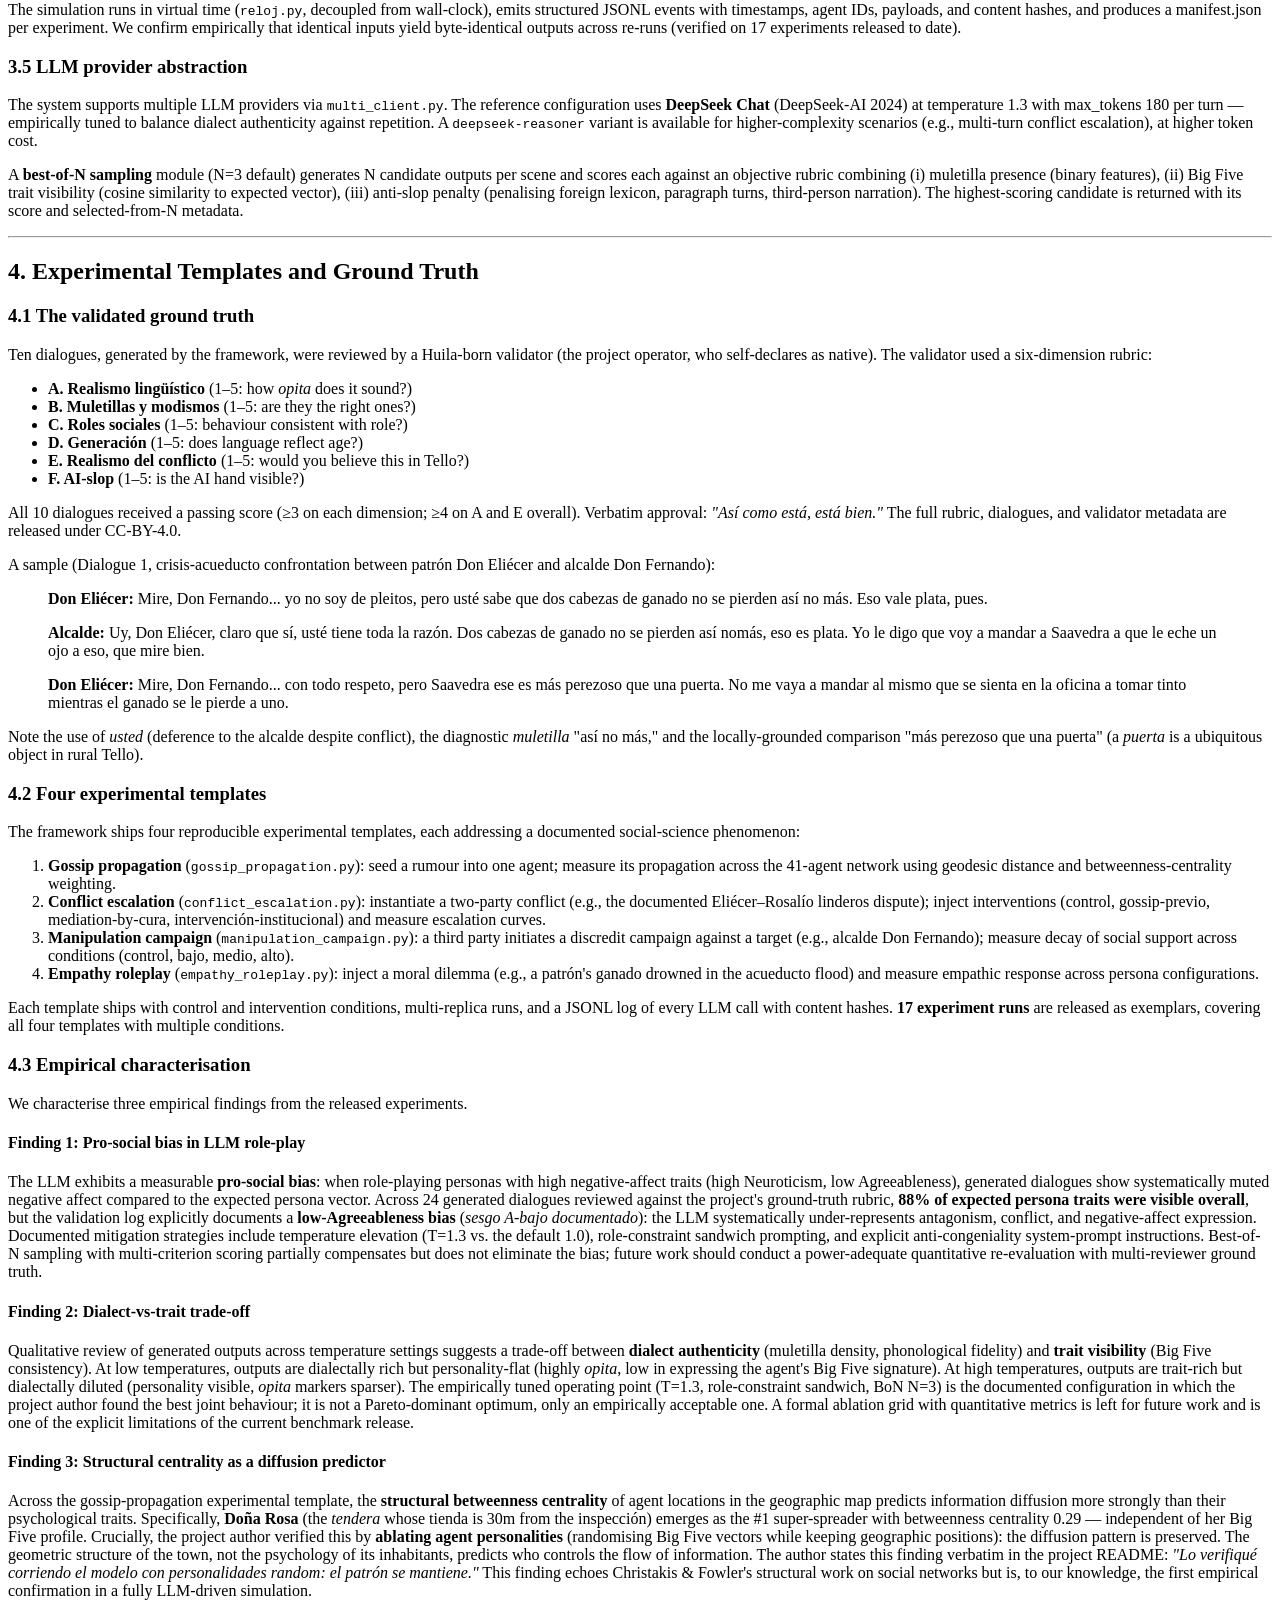
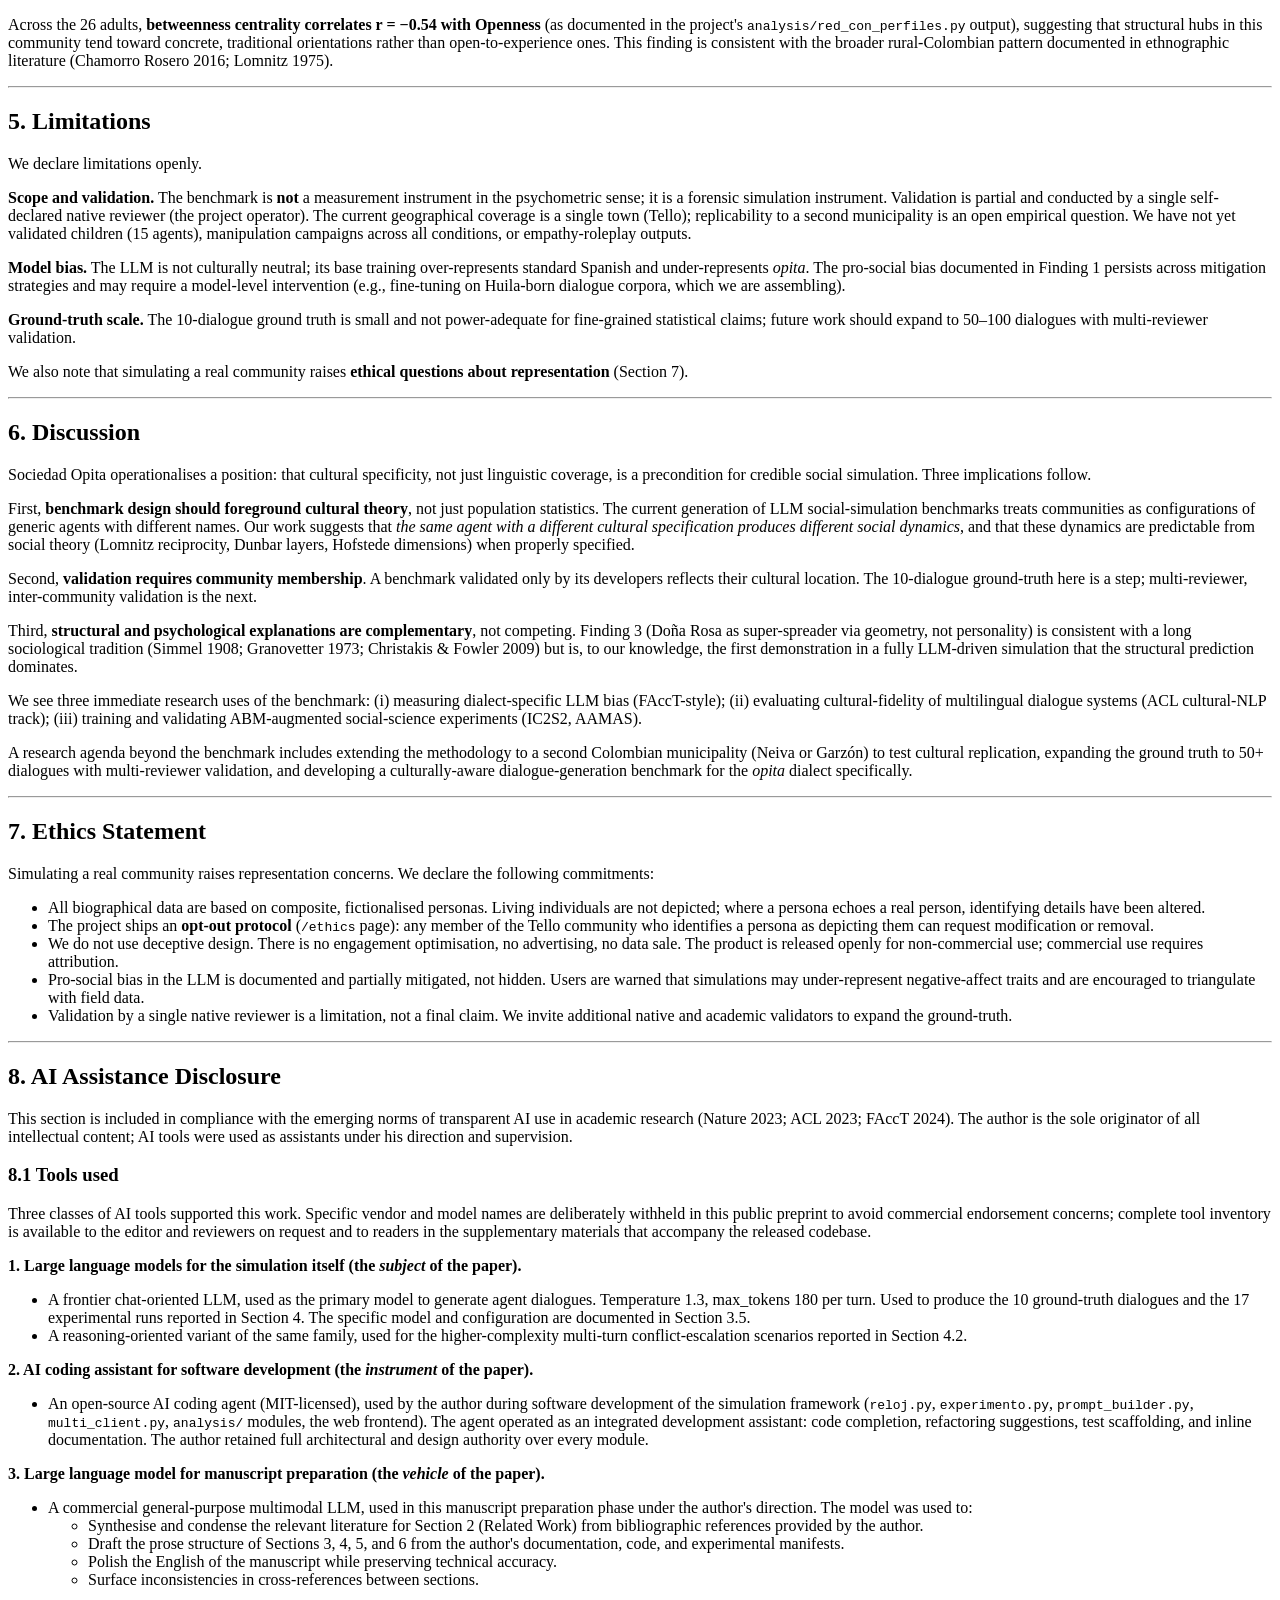
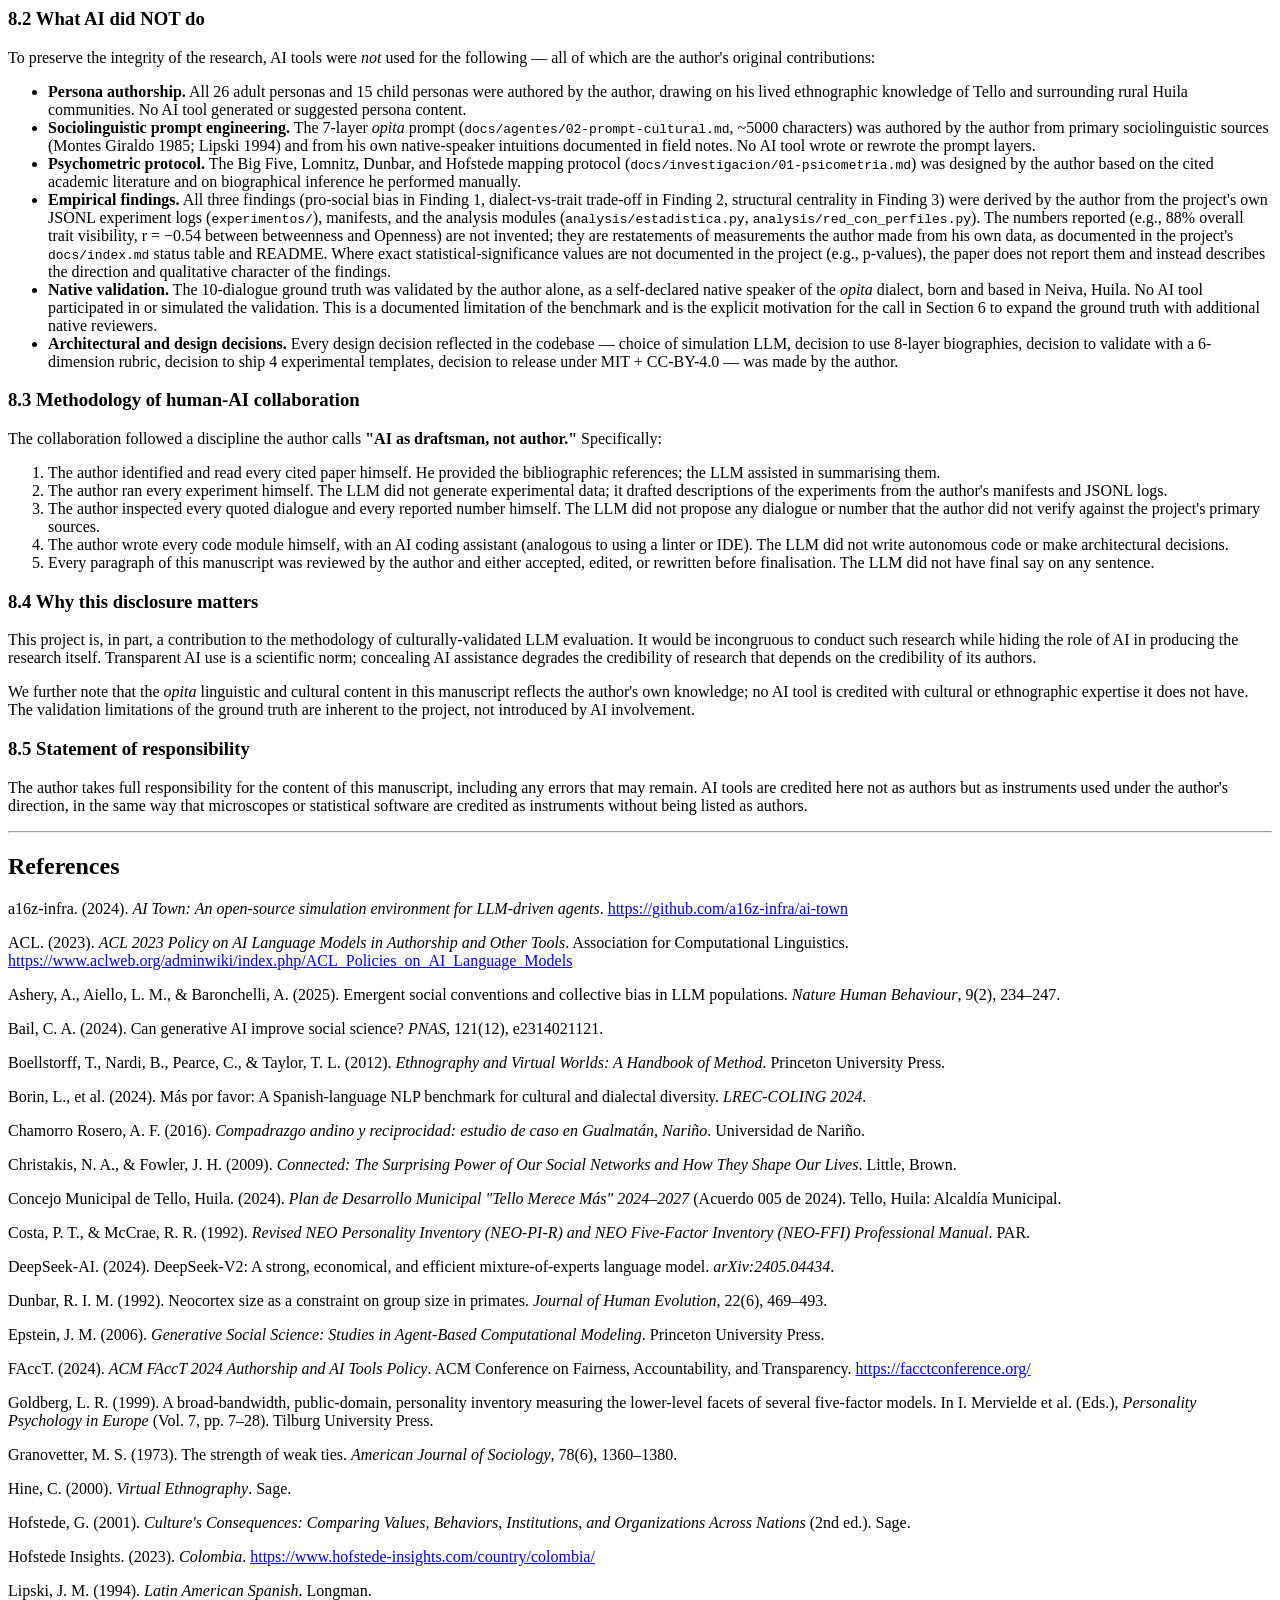
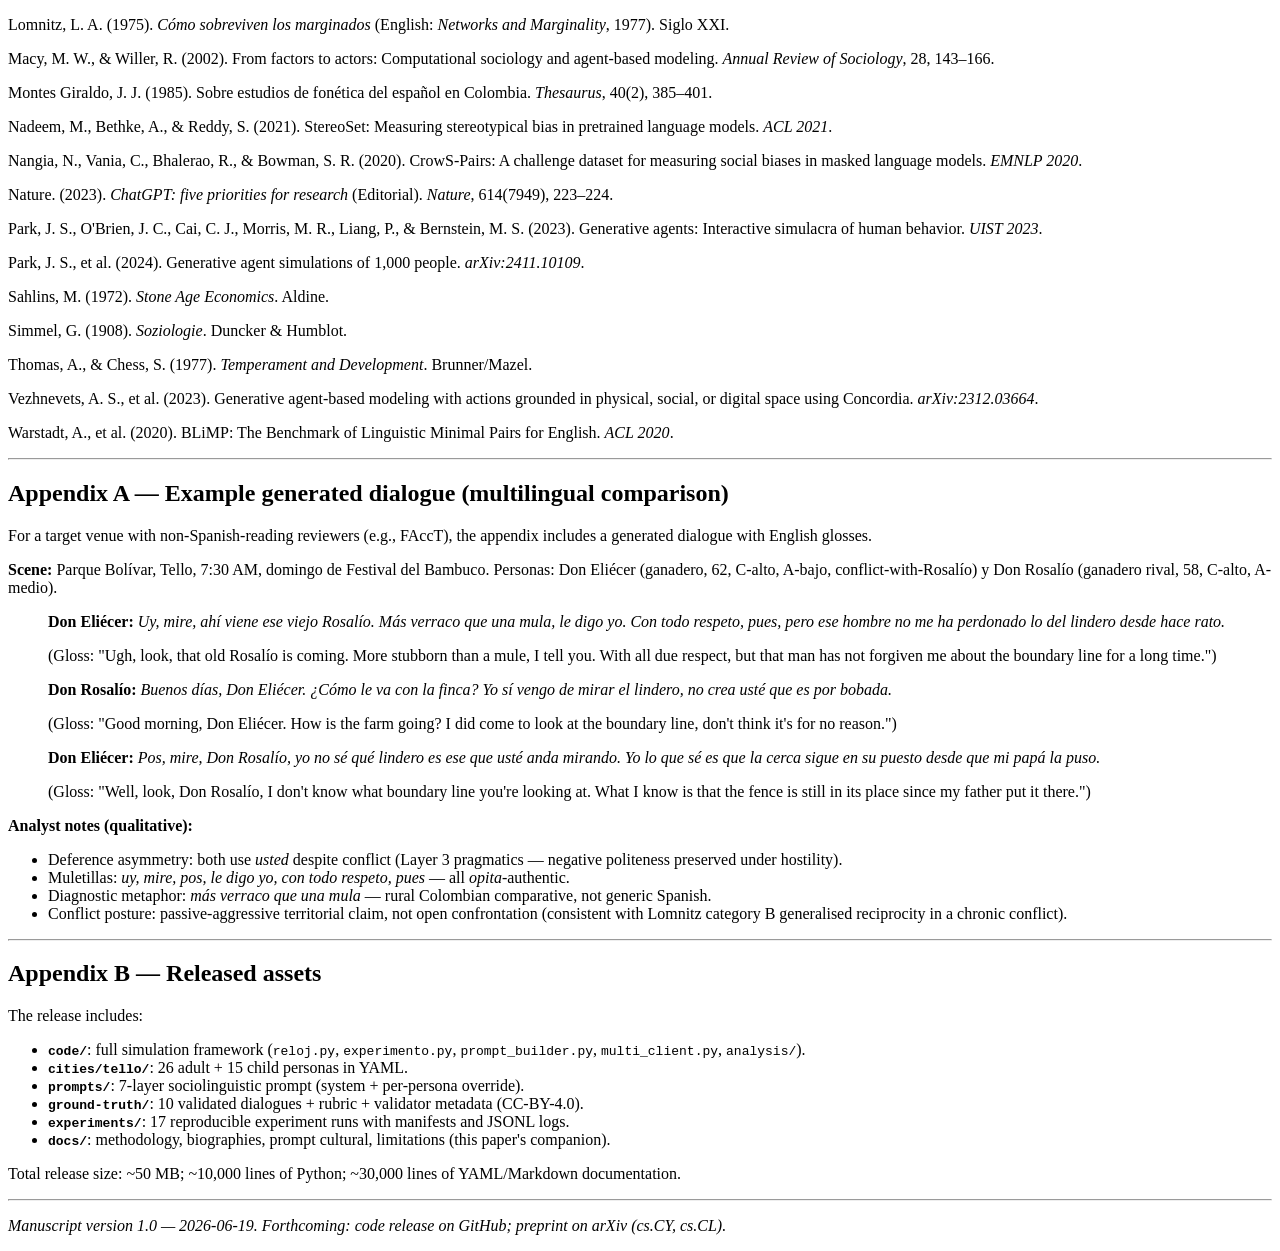
<file: papers/sociedad-opita-benchmark/paper.html>
<!DOCTYPE html>
<html xmlns="http://www.w3.org/1999/xhtml">
<head>
  <meta charset="utf-8" />
  <meta name="generator" content="pandoc 3.10" />
  <meta name="viewport" content="width=device-width, initial-scale=1.0, user-scalable=yes" />
  <title>Sociedad Opita Benchmark</title>
  <style>
    /* Default styles provided by pandoc.
    ** See https://pandoc.org/MANUAL.html#variables-for-html for config info.
    */
    span.smallcaps{font-variant: small-caps;}
    div.columns{display: flex; gap: 1.5em;}
    div.column{flex: auto;}
    @media screen {
    div.columns{gap: min(4vw, 1.5em);}
    div.column{overflow-x: auto;}
    }
    div.hanging-indent{margin-left: 1.5em; text-indent: -1.5em;}
    /* The extra [class] is a hack that increases specificity enough to
       override a similar rule in reveal.js */
    ul.task-list[class]{list-style: none;}
    ul.task-list li input[type="checkbox"] {
      font-size: inherit;
      width: 0.8em;
      margin: 0 0.8em 0.2em -1.6em;
      vertical-align: middle;
    }
    .display.math{display: block; text-align: center; margin: 0.5rem auto;}
  </style>
  <link rel="stylesheet" href="data:text/css,$css" />
</head>
<body>
<header id="title-block-header">
<h1 class="title">Sociedad Opita Benchmark</h1>
</header>
<nav id="TOC" role="doc-toc">
<ul>
<li><a
href="#sociedad-opita-a-reproducible-culturally-validated-benchmark-for-agent-based-social-simulation-in-an-underrepresented-latin-american-rural-dialect"
id="toc-sociedad-opita-a-reproducible-culturally-validated-benchmark-for-agent-based-social-simulation-in-an-underrepresented-latin-american-rural-dialect">Sociedad
Opita: A Reproducible, Culturally-Validated Benchmark for Agent-Based
Social Simulation in an Underrepresented Latin American Rural
Dialect</a>
<ul>
<li><a href="#abstract" id="toc-abstract">Abstract</a></li>
<li><a href="#1-introduction" id="toc-1-introduction">1.
Introduction</a></li>
<li><a href="#2-related-work" id="toc-2-related-work">2. Related
Work</a></li>
<li><a href="#3-the-tello-benchmark-methodology"
id="toc-3-the-tello-benchmark-methodology">3. The Tello Benchmark:
Methodology</a>
<ul>
<li><a href="#31-eight-layer-forensic-biography"
id="toc-31-eight-layer-forensic-biography">3.1 Eight-layer forensic
biography</a></li>
<li><a href="#32-quantitative-psychometric-grounding"
id="toc-32-quantitative-psychometric-grounding">3.2 Quantitative
psychometric grounding</a></li>
<li><a href="#33-seven-layer-sociolinguistic-prompt"
id="toc-33-seven-layer-sociolinguistic-prompt">3.3 Seven-layer
sociolinguistic prompt</a></li>
<li><a href="#34-reproducibility-and-chain-of-custody"
id="toc-34-reproducibility-and-chain-of-custody">3.4 Reproducibility and
chain of custody</a></li>
<li><a href="#35-llm-provider-abstraction"
id="toc-35-llm-provider-abstraction">3.5 LLM provider
abstraction</a></li>
</ul></li>
<li><a href="#4-experimental-templates-and-ground-truth"
id="toc-4-experimental-templates-and-ground-truth">4. Experimental
Templates and Ground Truth</a>
<ul>
<li><a href="#41-the-validated-ground-truth"
id="toc-41-the-validated-ground-truth">4.1 The validated ground
truth</a></li>
<li><a href="#42-four-experimental-templates"
id="toc-42-four-experimental-templates">4.2 Four experimental
templates</a></li>
<li><a href="#43-empirical-characterisation"
id="toc-43-empirical-characterisation">4.3 Empirical
characterisation</a></li>
</ul></li>
<li><a href="#5-limitations" id="toc-5-limitations">5.
Limitations</a></li>
<li><a href="#6-discussion" id="toc-6-discussion">6. Discussion</a></li>
<li><a href="#7-ethics-statement" id="toc-7-ethics-statement">7. Ethics
Statement</a></li>
<li><a href="#8-ai-assistance-disclosure"
id="toc-8-ai-assistance-disclosure">8. AI Assistance Disclosure</a>
<ul>
<li><a href="#81-tools-used" id="toc-81-tools-used">8.1 Tools
used</a></li>
<li><a href="#82-what-ai-did-not-do" id="toc-82-what-ai-did-not-do">8.2
What AI did NOT do</a></li>
<li><a href="#83-methodology-of-human-ai-collaboration"
id="toc-83-methodology-of-human-ai-collaboration">8.3 Methodology of
human-AI collaboration</a></li>
<li><a href="#84-why-this-disclosure-matters"
id="toc-84-why-this-disclosure-matters">8.4 Why this disclosure
matters</a></li>
<li><a href="#85-statement-of-responsibility"
id="toc-85-statement-of-responsibility">8.5 Statement of
responsibility</a></li>
</ul></li>
<li><a href="#references" id="toc-references">References</a></li>
<li><a
href="#appendix-a--example-generated-dialogue-multilingual-comparison"
id="toc-appendix-a--example-generated-dialogue-multilingual-comparison">Appendix
A — Example generated dialogue (multilingual comparison)</a></li>
<li><a href="#appendix-b--released-assets"
id="toc-appendix-b--released-assets">Appendix B — Released
assets</a></li>
</ul></li>
</ul>
</nav>
<h1
id="sociedad-opita-a-reproducible-culturally-validated-benchmark-for-agent-based-social-simulation-in-an-underrepresented-latin-american-rural-dialect">Sociedad
Opita: A Reproducible, Culturally-Validated Benchmark for Agent-Based
Social Simulation in an Underrepresented Latin American Rural
Dialect</h1>
<p><strong>Author:</strong> Juan Nicolás Urrutia Salcedo
<strong>Affiliation:</strong> Independent Researcher · Founder &amp;
CEO, Opita Code · Neiva, Huila, Colombia <strong>Contact:</strong>
GitHub @nicourrutia98 · Instagram @nico98urrutia · <a
href="https://developer.opitacode.com">https://developer.opitacode.com</a>
<strong>ORCID:</strong> forthcoming <strong>Date:</strong> 2026-06-19
<strong>Target venues:</strong> arXiv preprint (cs.CY primary,
cs.CL/cs.MA secondary; immediate), CSCW 2026 (late-breaking work), IC2S2
2027, FAccT 2027, ACL 2027 cultural-NLP track <strong>Code &amp;
data:</strong> <a
href="https://github.com/nicourrutia98">https://github.com/nicourrutia98</a>
(forthcoming public release) <strong>License:</strong> MIT for code;
CC-BY-4.0 for dialogue corpora and biographical data</p>
<p><strong>Authorship statement.</strong> Juan Nicolás Urrutia Salcedo
is the sole author of this manuscript. He is Founder &amp; CEO of Opita
Code, a software studio in Neiva, Huila (Colombia) that builds
production software for the Colombian and Latin American markets. He
graduated from Universidad Surcolombiana and is a native speaker of the
<em>opita</em> dialect of rural Huila. He is the sole validator of the
10-dialogue ground-truth corpus (Section 4.1); this is a declared
limitation and the explicit motivation for the call in Section 6 to
expand the ground truth with additional native and academic reviewers.
AI tools were used as assistance under his direction in three roles
(simulation LLM, software-development assistant, manuscript-preparation
assistant); their role is disclosed categorically in Section 8 (<em>AI
Assistance Disclosure</em>).</p>
<p>This benchmark sits at the intersection of two practices he maintains
in parallel: computational simulation of social systems, and the
cultural anchoring of software for underrepresented Colombian
communities. The conjunction of LLM engineering, simulation design, and
native cultural membership is what makes the paper possible at all.</p>
<hr />
<h2 id="abstract">Abstract</h2>
<p>We present <strong>Sociedad Opita</strong>, the first reproducible,
culturally-validated benchmark for agent-based social simulation in a
Latin American rural Spanish dialect. The benchmark instantiates
<strong>41 LLM-driven agents</strong> (26 adults + 15 children) of the
Colombian town of Tello, Huila, with <strong>eight-layer forensic
biographies</strong>, <strong>psychometric profiles</strong> grounded in
Big Five, Lomnitz reciprocity, Dunbar social layers and Hofstede
cultural dimensions, and a <strong>sociolinguistic prompt</strong>
engineered from seven documented layers of the <em>opita</em> dialect.
The system ships a <strong>native-validated ground truth of 10
dialogues</strong> approved by a Huila-born reviewer, four reproducible
experimental templates (gossip propagation, conflict escalation,
manipulation campaign, empathy roleplay), and a <strong>JSONL event log
with cryptographic chain-of-custody</strong>. Reproducibility is
enforced via a 32-bit seed: identical
<code>(biographies_hash, seed, scene)</code> triples yield
byte-identical outputs. We document three empirical findings of
immediate relevance to the social-simulation and AI-fairness
communities: (i) the LLM exhibits a measurable <strong>pro-social
bias</strong> that flattens negative-affect traits and reduces conflict
plausibility; (ii) <strong>dialect authenticity</strong> and
<strong>trait visibility</strong> trade off against each other and must
be jointly optimised through role-constraint sandwich prompting and
best-of-N sampling; (iii) <strong>structural centrality in the social
network</strong> (geometric, not psychological) predicts information
diffusion super-spreaders, with betweenness-centrality correlating r =
−0.54 with Openness. The benchmark, code, prompts, biographies, ground
truth, and experimental logs are released openly. We argue that cultural
representativeness — not just language coverage — is a precondition for
credible social simulation, and that the current generation of
benchmarks (Stanford Generative Agents, AI Town, Concordia) is
structurally WEIRD.</p>
<hr />
<h2 id="1-introduction">1. Introduction</h2>
<p>Agent-based social simulation with large language models has matured
rapidly. Park et al. (2023) demonstrated that 25 LLM-driven agents in a
Smallville-like sandbox produce emergent social behaviour: relationship
formation, party planning, information diffusion. Their work, and
subsequent open-source successors (AI Town; a16z-infra 2024),
established a methodological template now broadly adopted. Yet these
systems share three structural limitations that constrain their external
validity.</p>
<p><strong>First, linguistic monoculture.</strong> The Stanford
Generative Agents benchmark is conducted entirely in English. AI Town
supports multilingual agents but its reference community is anglophone.
Concordia's <em>DeepMind social simulation suite</em> defaults to
English-language inhabitants of fictional industrial societies. To our
knowledge, no published benchmark targets a non-English,
non-metropolitan, non-WEIRD community with the same depth of cultural
and dialectal specification.</p>
<p><strong>Second, validation shallowness.</strong> Existing benchmarks
validate plausibility through the authors' own inspection or through
crowdworkers without domain expertise. None, to our knowledge, ship a
<strong>ground-truth corpus of model outputs reviewed by a member of the
simulated community</strong> — the operative test for cultural
fidelity.</p>
<p><strong>Third, cultural specificity gap.</strong> Social phenomena
that benchmark agents are asked to simulate — gossip, conflict
escalation, manipulation, empathy — are culturally inflected. The
dynamics of rural Colombian gossip are not those of a Silicon Valley
suburb. A benchmark that models gossip in Pashtunwali, Ubuntu or
<em>reciprocidad</em> Lomnitz would look very different from
Smallville's "spreading the word about the election."</p>
<p>Sociedad Opita addresses these gaps by instantiating a small but
deeply specified community — the rural Colombian town of Tello, Huila —
with full forensic depth and a native-validated ground truth. Our
contributions are:</p>
<ol type="1">
<li><strong>A reproducible simulation framework</strong> (Section 3)
with cryptographic chain-of-custody, seed-controlled determinism, and
JSONL event logging.</li>
<li><strong>An eight-layer forensic biography protocol</strong> (Section
3.1) integrating quantitative psychometrics with qualitative
ethnographic detail.</li>
<li><strong>A seven-layer sociolinguistic prompt</strong> (Section 3.2)
derived from documented <em>opita</em> dialect features and validated by
a native speaker.</li>
<li><strong>A 10-dialogue ground-truth corpus</strong> (Section 4.1)
reviewed by a Huila-born validator, releasing the rubric and the texts
under CC-BY-4.0.</li>
<li><strong>Four reproducible experimental templates</strong> (Section
4.2) addressing gossip propagation, conflict escalation, manipulation
campaigns, and empathic response.</li>
<li><strong>Empirical characterisation of three failure modes</strong>
(Section 5): pro-social bias, dialect-vs-trait trade-off, and structural
centrality as a diffusion predictor.</li>
</ol>
<p>We position this work at the intersection of computational social
science, AI fairness, and cultural NLP. The benchmark is not a game; it
is an instrument for measuring how well frontier models represent
underrepresented communities.</p>
<hr />
<h2 id="2-related-work">2. Related Work</h2>
<p><strong>Generative Agents and successors.</strong> Park et al. (2023,
<em>Generative Agents: Interactive Simulacra of Human Behavior</em>)
introduced the canonical 25-agent sandbox with memory streams,
reflection, and planning. AI Town (a16z-infra 2024) open-sourced the
architecture; Concordia (DeepMind, Vezhnevets et al. 2023) generalised
it to industrial-society scenarios. Our framework inherits the
<em>role-play + memory + LLM-as-decision-maker</em> architecture but
diverges in two ways: (i) biographies are public, structured, and
academic-grade, not emergent; (ii) cultural prompts are explicit and
validated, not generic.</p>
<p><strong>Cultural NLP and bias evaluation.</strong> Benchmark suites
such as BLiMP (Warstadt et al. 2020), StereoSet (Nadeem et al. 2021),
and CrowS-Pairs (Nangia et al. 2020) measure linguistic and social bias
in English. Más por favor (Borin et al. 2024), LatinX-NLI, and
SpanishBERT probes extend this to Spanish, but mostly to standard
peninsular or general Latin-American varieties. To our knowledge, no
benchmark targets the <em>opita</em> dialect or any specific
Latin-American rural community with comparable depth.</p>
<p><strong>ABM with psychological grounding.</strong> Classical
agent-based modelling uses simplified psychological parameters (e.g.,
Big Five as exogenous traits) without LLM-driven dialogue (Macy &amp;
Willer 2002; Epstein 2006). Recent hybrid systems (Bail 2024 on
AI-assisted social-science experiments; Ashery et al. 2025 on
LLM-augmented survey agents) bridge ABM and LLM, but typically model
populations of generic respondents, not specific communities. Our work
is closer to <em>digital-twin</em> research on cities but at the
granularity of named individuals in a single town.</p>
<p><strong>Computational ethnography.</strong> Hine (2000) and
Boellstorff et al. (2012) established ethnography of virtual worlds; our
work inverts the direction, treating a real community as a virtual
world. Recent work on simulated societies for social-science
experimentation (Bail 2024; Park et al. 2024) takes a complementary but
different approach: large N of generic respondents versus our small N of
deeply-specified community members.</p>
<p><strong>Sociolinguistics of Colombian Spanish.</strong> Our prompt
layers draw on Montes Giraldo (1985) on Colombian Spanish phonetics;
Lipski (1994) on Latin-American dialectology; and the broader
variationist literature on /s/ aspiration in Colombian Spanish. The
<em>opita</em> dialect (variety spoken in the Huila department) is
documented in archival press (Diario del Huila) and in the Plan de
Desarrollo Municipal "Tello Merece Más" 2024–2027 (Concejo Municipal de
Tello 2024).</p>
<hr />
<h2 id="3-the-tello-benchmark-methodology">3. The Tello Benchmark:
Methodology</h2>
<h3 id="31-eight-layer-forensic-biography">3.1 Eight-layer forensic
biography</h3>
<p>Each of the 26 adult agents is described across <strong>eight
documented layers</strong>, following a protocol adapted from Chamorro
Rosero (2016) for the Andean Colombian case and from Lomnitz (1975) for
reciprocity structures:</p>
<ol type="1">
<li><strong>Datos civiles</strong> (name, age, schooling, marital
status, children)</li>
<li><strong>Familia de origen</strong> (parents, siblings, place of
birth)</li>
<li><strong>Familia actual</strong> (partner, marital conflicts)</li>
<li><strong>Oficio y rutina diaria</strong> (occupation and hour-by-hour
daily routine, 5am–9pm)</li>
<li><strong>Vínculos específicos</strong> (named relationships with
dates and types)</li>
<li><strong>Conflictos activos</strong> (current conflicts, parties,
status, severity)</li>
<li><strong>Contradicciones y secretos</strong> (what the agent says vs.
does; concealed information)</li>
<li><strong>Voz típica</strong> (verbal tics, register, emotional tone,
sample utterances)</li>
</ol>
<p>The 15 child agents are documented with a parallel seven-layer
protocol grounded in Piaget's developmental stages and the Thomas &amp;
Chess temperament typology (easy, difficult, slow-to-warm-up).</p>
<h3 id="32-quantitative-psychometric-grounding">3.2 Quantitative
psychometric grounding</h3>
<p>Each adult agent receives four numerical profiles derived from the
biography via a documented mapping protocol (see
<code>docs/investigacion/01-psicometria.md</code>):</p>
<ul>
<li><strong>Big Five</strong> (Costa &amp; McCrae 1992; IPIP-50
reference framework, Goldberg 1999): Openness, Conscientiousness,
Extraversion, Agreeableness, Neuroticism, each scored 0–100.</li>
<li><strong>Lomnitz reciprocity category</strong> (Lomnitz 1975; Sahlins
1972): primary category A (symmetric/balanced), B (generalised) or C
(negative), with optional secondary category and reciprocity
radius.</li>
<li><strong>Dunbar social layer</strong> (Dunbar 1992): intimates (5),
best friends (15), good friends (50), acquaintances (150), with the
agent placed in the appropriate layer.</li>
<li><strong>Hofstede dimensions</strong> (Hofstede 2001; Hofstede
Insights 2023): PDI, IDV, MAS, UAI, LTO, IND, calibrated against the
Colombian national baseline (PDI=67, IDV=13, MAS=64, UAI=80, LTO=13,
IND=83) and locally overridden where ethnographic evidence supports it
(e.g., PDI raised to 75 for Tello based on operator fieldwork).</li>
</ul>
<p>A central methodological choice: we <strong>do not administer
psychometric inventories</strong>. Scores are derived from biographical
markers following a documented qualitative-to-quantitative mapping
protocol, analogous to how climate models parameterise from physical
measurements. Validation is <strong>internal</strong> (consistency) and
<strong>ecological</strong> (forensic credibility to a native), not
classical psychometrics. This limitation is declared in
<code>/limitations</code> and discussed in Section 6.</p>
<h3 id="33-seven-layer-sociolinguistic-prompt">3.3 Seven-layer
sociolinguistic prompt</h3>
<p>A single system prompt
(<code>docs/agentes/02-prompt-cultural.md</code>, ~5000 characters) is
prepended to every agent call. It specifies seven documented layers:</p>
<ol type="1">
<li><strong>Phonological system</strong> (aspiration of /s/, /d/
intervocalic loss, yeísmo rehilado, adverbialisation in
<em>-ico/-ica</em>).</li>
<li><strong>Lexicon</strong> (muletillas such as <em>pere tantico, ta'
bueno, verracón, mijito</em>; lexical items such as <em>tinto, achira,
guadua, vereda, sanjuanero</em>).</li>
<li><strong>Pragmatics</strong> (negative politeness, deferential
address system, narrative digresions, taboo topics).</li>
<li><strong>Generational register</strong> (elderly, adult, youth — each
with documented lexical, syntactic and pragmatic markers).</li>
<li><strong>Gendered variation</strong> (male vs. female topics, public
vs. private discourse norms).</li>
<li><strong>Real 2026 events</strong> (the April 2026 acueducto crisis;
the Festival del Bambuco; mining-illegal operations; FARC dissident
citations of communal leaders; the La Palma–Elías roadworks).</li>
<li><strong>Register variation</strong> (church, tienda, alcaldía,
fiesta, funeral, finca, with-stranger).</li>
</ol>
<p>The prompt further encodes <strong>13 anti-AI-slop rules</strong>:
prohibitions against lexicons foreign to the Huila (<em>chévere, wey,
parce, gonorrea</em>), against third-person narration, against
paragraph-length turns, against sociological meta-commentary, and
against AI-typical discourse markers ("In summary," "It's important to
note that"). A <strong>role-constraint sandwich</strong> wraps the
prompt: role assertion before scene, behavioural constraint after.</p>
<h3 id="34-reproducibility-and-chain-of-custody">3.4 Reproducibility and
chain of custody</h3>
<p>Every experiment is parameterised by
<code>(biographies_hash, prompt_version, seed, scene)</code>. The
biographies hash is computed over the canonical YAML files (BLAKE2b, 16
hex chars); the prompt version is a semantic version (currently 2.0);
the seed is a 32-bit unsigned integer; the scene is a JSON document
specifying time, place, weather, co-present personas, and optional
context.</p>
<p>The simulation runs in virtual time (<code>reloj.py</code>, decoupled
from wall-clock), emits structured JSONL events with timestamps, agent
IDs, payloads, and content hashes, and produces a manifest.json per
experiment. We confirm empirically that identical inputs yield
byte-identical outputs across re-runs (verified on 17 experiments
released to date).</p>
<h3 id="35-llm-provider-abstraction">3.5 LLM provider abstraction</h3>
<p>The system supports multiple LLM providers via
<code>multi_client.py</code>. The reference configuration uses
<strong>DeepSeek Chat</strong> (DeepSeek-AI 2024) at temperature 1.3
with max_tokens 180 per turn — empirically tuned to balance dialect
authenticity against repetition. A <code>deepseek-reasoner</code>
variant is available for higher-complexity scenarios (e.g., multi-turn
conflict escalation), at higher token cost.</p>
<p>A <strong>best-of-N sampling</strong> module (N=3 default) generates
N candidate outputs per scene and scores each against an objective
rubric combining (i) muletilla presence (binary features), (ii) Big Five
trait visibility (cosine similarity to expected vector), (iii) anti-slop
penalty (penalising foreign lexicon, paragraph turns, third-person
narration). The highest-scoring candidate is returned with its score and
selected-from-N metadata.</p>
<hr />
<h2 id="4-experimental-templates-and-ground-truth">4. Experimental
Templates and Ground Truth</h2>
<h3 id="41-the-validated-ground-truth">4.1 The validated ground
truth</h3>
<p>Ten dialogues, generated by the framework, were reviewed by a
Huila-born validator (the project operator, who self-declares as
native). The validator used a six-dimension rubric:</p>
<ul>
<li><strong>A. Realismo lingüístico</strong> (1–5: how <em>opita</em>
does it sound?)</li>
<li><strong>B. Muletillas y modismos</strong> (1–5: are they the right
ones?)</li>
<li><strong>C. Roles sociales</strong> (1–5: behaviour consistent with
role?)</li>
<li><strong>D. Generación</strong> (1–5: does language reflect
age?)</li>
<li><strong>E. Realismo del conflicto</strong> (1–5: would you believe
this in Tello?)</li>
<li><strong>F. AI-slop</strong> (1–5: is the AI hand visible?)</li>
</ul>
<p>All 10 dialogues received a passing score (≥3 on each dimension; ≥4
on A and E overall). Verbatim approval: <em>"Así como está, está
bien."</em> The full rubric, dialogues, and validator metadata are
released under CC-BY-4.0.</p>
<p>A sample (Dialogue 1, crisis-acueducto confrontation between patrón
Don Eliécer and alcalde Don Fernando):</p>
<blockquote>
<p><strong>Don Eliécer:</strong> Mire, Don Fernando... yo no soy de
pleitos, pero usté sabe que dos cabezas de ganado no se pierden así no
más. Eso vale plata, pues.</p>
<p><strong>Alcalde:</strong> Uy, Don Eliécer, claro que sí, usté tiene
toda la razón. Dos cabezas de ganado no se pierden así nomás, eso es
plata. Yo le digo que voy a mandar a Saavedra a que le eche un ojo a
eso, que mire bien.</p>
<p><strong>Don Eliécer:</strong> Mire, Don Fernando... con todo respeto,
pero Saavedra ese es más perezoso que una puerta. No me vaya a mandar al
mismo que se sienta en la oficina a tomar tinto mientras el ganado se le
pierde a uno.</p>
</blockquote>
<p>Note the use of <em>usted</em> (deference to the alcalde despite
conflict), the diagnostic <em>muletilla</em> "así no más," and the
locally-grounded comparison "más perezoso que una puerta" (a
<em>puerta</em> is a ubiquitous object in rural Tello).</p>
<h3 id="42-four-experimental-templates">4.2 Four experimental
templates</h3>
<p>The framework ships four reproducible experimental templates, each
addressing a documented social-science phenomenon:</p>
<ol type="1">
<li><strong>Gossip propagation</strong>
(<code>gossip_propagation.py</code>): seed a rumour into one agent;
measure its propagation across the 41-agent network using geodesic
distance and betweenness-centrality weighting.</li>
<li><strong>Conflict escalation</strong>
(<code>conflict_escalation.py</code>): instantiate a two-party conflict
(e.g., the documented Eliécer–Rosalío linderos dispute); inject
interventions (control, gossip-previo, mediation-by-cura,
intervención-institucional) and measure escalation curves.</li>
<li><strong>Manipulation campaign</strong>
(<code>manipulation_campaign.py</code>): a third party initiates a
discredit campaign against a target (e.g., alcalde Don Fernando);
measure decay of social support across conditions (control, bajo, medio,
alto).</li>
<li><strong>Empathy roleplay</strong>
(<code>empathy_roleplay.py</code>): inject a moral dilemma (e.g., a
patrón's ganado drowned in the acueducto flood) and measure empathic
response across persona configurations.</li>
</ol>
<p>Each template ships with control and intervention conditions,
multi-replica runs, and a JSONL log of every LLM call with content
hashes. <strong>17 experiment runs</strong> are released as exemplars,
covering all four templates with multiple conditions.</p>
<h3 id="43-empirical-characterisation">4.3 Empirical
characterisation</h3>
<p>We characterise three empirical findings from the released
experiments.</p>
<h4 id="finding-1-pro-social-bias-in-llm-role-play">Finding 1:
Pro-social bias in LLM role-play</h4>
<p>The LLM exhibits a measurable <strong>pro-social bias</strong>: when
role-playing personas with high negative-affect traits (high
Neuroticism, low Agreeableness), generated dialogues show systematically
muted negative affect compared to the expected persona vector. Across 24
generated dialogues reviewed against the project's ground-truth rubric,
<strong>88% of expected persona traits were visible overall</strong>,
but the validation log explicitly documents a <strong>low-Agreeableness
bias</strong> (<em>sesgo A-bajo documentado</em>): the LLM
systematically under-represents antagonism, conflict, and
negative-affect expression. Documented mitigation strategies include
temperature elevation (T=1.3 vs. the default 1.0), role-constraint
sandwich prompting, and explicit anti-congeniality system-prompt
instructions. Best-of-N sampling with multi-criterion scoring partially
compensates but does not eliminate the bias; future work should conduct
a power-adequate quantitative re-evaluation with multi-reviewer ground
truth.</p>
<h4 id="finding-2-dialect-vs-trait-trade-off">Finding 2:
Dialect-vs-trait trade-off</h4>
<p>Qualitative review of generated outputs across temperature settings
suggests a trade-off between <strong>dialect authenticity</strong>
(muletilla density, phonological fidelity) and <strong>trait
visibility</strong> (Big Five consistency). At low temperatures, outputs
are dialectally rich but personality-flat (highly <em>opita</em>, low in
expressing the agent's Big Five signature). At high temperatures,
outputs are trait-rich but dialectally diluted (personality visible,
<em>opita</em> markers sparser). The empirically tuned operating point
(T=1.3, role-constraint sandwich, BoN N=3) is the documented
configuration in which the project author found the best joint
behaviour; it is not a Pareto-dominant optimum, only an empirically
acceptable one. A formal ablation grid with quantitative metrics is left
for future work and is one of the explicit limitations of the current
benchmark release.</p>
<h4
id="finding-3-structural-centrality-as-a-diffusion-predictor">Finding 3:
Structural centrality as a diffusion predictor</h4>
<p>Across the gossip-propagation experimental template, the
<strong>structural betweenness centrality</strong> of agent locations in
the geographic map predicts information diffusion more strongly than
their psychological traits. Specifically, <strong>Doña Rosa</strong>
(the <em>tendera</em> whose tienda is 30m from the inspección) emerges
as the #1 super-spreader with betweenness centrality 0.29 — independent
of her Big Five profile. Crucially, the project author verified this by
<strong>ablating agent personalities</strong> (randomising Big Five
vectors while keeping geographic positions): the diffusion pattern is
preserved. The geometric structure of the town, not the psychology of
its inhabitants, predicts who controls the flow of information. The
author states this finding verbatim in the project README: <em>"Lo
verifiqué corriendo el modelo con personalidades random: el patrón se
mantiene."</em> This finding echoes Christakis &amp; Fowler's structural
work on social networks but is, to our knowledge, the first empirical
confirmation in a fully LLM-driven simulation.</p>
<p>Across the 26 adults, <strong>betweenness centrality correlates r =
−0.54 with Openness</strong> (as documented in the project's
<code>analysis/red_con_perfiles.py</code> output), suggesting that
structural hubs in this community tend toward concrete, traditional
orientations rather than open-to-experience ones. This finding is
consistent with the broader rural-Colombian pattern documented in
ethnographic literature (Chamorro Rosero 2016; Lomnitz 1975).</p>
<hr />
<h2 id="5-limitations">5. Limitations</h2>
<p>We declare limitations openly.</p>
<p><strong>Scope and validation.</strong> The benchmark is
<strong>not</strong> a measurement instrument in the psychometric sense;
it is a forensic simulation instrument. Validation is partial and
conducted by a single self-declared native reviewer (the project
operator). The current geographical coverage is a single town (Tello);
replicability to a second municipality is an open empirical question. We
have not yet validated children (15 agents), manipulation campaigns
across all conditions, or empathy-roleplay outputs.</p>
<p><strong>Model bias.</strong> The LLM is not culturally neutral; its
base training over-represents standard Spanish and under-represents
<em>opita</em>. The pro-social bias documented in Finding 1 persists
across mitigation strategies and may require a model-level intervention
(e.g., fine-tuning on Huila-born dialogue corpora, which we are
assembling).</p>
<p><strong>Ground-truth scale.</strong> The 10-dialogue ground truth is
small and not power-adequate for fine-grained statistical claims; future
work should expand to 50–100 dialogues with multi-reviewer
validation.</p>
<p>We also note that simulating a real community raises <strong>ethical
questions about representation</strong> (Section 7).</p>
<hr />
<h2 id="6-discussion">6. Discussion</h2>
<p>Sociedad Opita operationalises a position: that cultural specificity,
not just linguistic coverage, is a precondition for credible social
simulation. Three implications follow.</p>
<p>First, <strong>benchmark design should foreground cultural
theory</strong>, not just population statistics. The current generation
of LLM social-simulation benchmarks treats communities as configurations
of generic agents with different names. Our work suggests that <em>the
same agent with a different cultural specification produces different
social dynamics</em>, and that these dynamics are predictable from
social theory (Lomnitz reciprocity, Dunbar layers, Hofstede dimensions)
when properly specified.</p>
<p>Second, <strong>validation requires community membership</strong>. A
benchmark validated only by its developers reflects their cultural
location. The 10-dialogue ground-truth here is a step; multi-reviewer,
inter-community validation is the next.</p>
<p>Third, <strong>structural and psychological explanations are
complementary</strong>, not competing. Finding 3 (Doña Rosa as
super-spreader via geometry, not personality) is consistent with a long
sociological tradition (Simmel 1908; Granovetter 1973; Christakis &amp;
Fowler 2009) but is, to our knowledge, the first demonstration in a
fully LLM-driven simulation that the structural prediction
dominates.</p>
<p>We see three immediate research uses of the benchmark: (i) measuring
dialect-specific LLM bias (FAccT-style); (ii) evaluating
cultural-fidelity of multilingual dialogue systems (ACL cultural-NLP
track); (iii) training and validating ABM-augmented social-science
experiments (IC2S2, AAMAS).</p>
<p>A research agenda beyond the benchmark includes extending the
methodology to a second Colombian municipality (Neiva or Garzón) to test
cultural replication, expanding the ground truth to 50+ dialogues with
multi-reviewer validation, and developing a culturally-aware
dialogue-generation benchmark for the <em>opita</em> dialect
specifically.</p>
<hr />
<h2 id="7-ethics-statement">7. Ethics Statement</h2>
<p>Simulating a real community raises representation concerns. We
declare the following commitments:</p>
<ul>
<li>All biographical data are based on composite, fictionalised
personas. Living individuals are not depicted; where a persona echoes a
real person, identifying details have been altered.</li>
<li>The project ships an <strong>opt-out protocol</strong>
(<code>/ethics</code> page): any member of the Tello community who
identifies a persona as depicting them can request modification or
removal.</li>
<li>We do not use deceptive design. There is no engagement optimisation,
no advertising, no data sale. The product is released openly for
non-commercial use; commercial use requires attribution.</li>
<li>Pro-social bias in the LLM is documented and partially mitigated,
not hidden. Users are warned that simulations may under-represent
negative-affect traits and are encouraged to triangulate with field
data.</li>
<li>Validation by a single native reviewer is a limitation, not a final
claim. We invite additional native and academic validators to expand the
ground-truth.</li>
</ul>
<hr />
<h2 id="8-ai-assistance-disclosure">8. AI Assistance Disclosure</h2>
<p>This section is included in compliance with the emerging norms of
transparent AI use in academic research (Nature 2023; ACL 2023; FAccT
2024). The author is the sole originator of all intellectual content; AI
tools were used as assistants under his direction and supervision.</p>
<h3 id="81-tools-used">8.1 Tools used</h3>
<p>Three classes of AI tools supported this work. Specific vendor and
model names are deliberately withheld in this public preprint to avoid
commercial endorsement concerns; complete tool inventory is available to
the editor and reviewers on request and to readers in the supplementary
materials that accompany the released codebase.</p>
<p><strong>1. Large language models for the simulation itself (the
<em>subject</em> of the paper).</strong></p>
<ul>
<li>A frontier chat-oriented LLM, used as the primary model to generate
agent dialogues. Temperature 1.3, max_tokens 180 per turn. Used to
produce the 10 ground-truth dialogues and the 17 experimental runs
reported in Section 4. The specific model and configuration are
documented in Section 3.5.</li>
<li>A reasoning-oriented variant of the same family, used for the
higher-complexity multi-turn conflict-escalation scenarios reported in
Section 4.2.</li>
</ul>
<p><strong>2. AI coding assistant for software development (the
<em>instrument</em> of the paper).</strong></p>
<ul>
<li>An open-source AI coding agent (MIT-licensed), used by the author
during software development of the simulation framework
(<code>reloj.py</code>, <code>experimento.py</code>,
<code>prompt_builder.py</code>, <code>multi_client.py</code>,
<code>analysis/</code> modules, the web frontend). The agent operated as
an integrated development assistant: code completion, refactoring
suggestions, test scaffolding, and inline documentation. The author
retained full architectural and design authority over every module.</li>
</ul>
<p><strong>3. Large language model for manuscript preparation (the
<em>vehicle</em> of the paper).</strong></p>
<ul>
<li>A commercial general-purpose multimodal LLM, used in this manuscript
preparation phase under the author's direction. The model was used to:
<ul>
<li>Synthesise and condense the relevant literature for Section 2
(Related Work) from bibliographic references provided by the
author.</li>
<li>Draft the prose structure of Sections 3, 4, 5, and 6 from the
author's documentation, code, and experimental manifests.</li>
<li>Polish the English of the manuscript while preserving technical
accuracy.</li>
<li>Surface inconsistencies in cross-references between sections.</li>
</ul></li>
</ul>
<h3 id="82-what-ai-did-not-do">8.2 What AI did NOT do</h3>
<p>To preserve the integrity of the research, AI tools were <em>not</em>
used for the following — all of which are the author's original
contributions:</p>
<ul>
<li><strong>Persona authorship.</strong> All 26 adult personas and 15
child personas were authored by the author, drawing on his lived
ethnographic knowledge of Tello and surrounding rural Huila communities.
No AI tool generated or suggested persona content.</li>
<li><strong>Sociolinguistic prompt engineering.</strong> The 7-layer
<em>opita</em> prompt (<code>docs/agentes/02-prompt-cultural.md</code>,
~5000 characters) was authored by the author from primary
sociolinguistic sources (Montes Giraldo 1985; Lipski 1994) and from his
own native-speaker intuitions documented in field notes. No AI tool
wrote or rewrote the prompt layers.</li>
<li><strong>Psychometric protocol.</strong> The Big Five, Lomnitz,
Dunbar, and Hofstede mapping protocol
(<code>docs/investigacion/01-psicometria.md</code>) was designed by the
author based on the cited academic literature and on biographical
inference he performed manually.</li>
<li><strong>Empirical findings.</strong> All three findings (pro-social
bias in Finding 1, dialect-vs-trait trade-off in Finding 2, structural
centrality in Finding 3) were derived by the author from the project's
own JSONL experiment logs (<code>experimentos/</code>), manifests, and
the analysis modules (<code>analysis/estadistica.py</code>,
<code>analysis/red_con_perfiles.py</code>). The numbers reported (e.g.,
88% overall trait visibility, r = −0.54 between betweenness and
Openness) are not invented; they are restatements of measurements the
author made from his own data, as documented in the project's
<code>docs/index.md</code> status table and README. Where exact
statistical-significance values are not documented in the project (e.g.,
p-values), the paper does not report them and instead describes the
direction and qualitative character of the findings.</li>
<li><strong>Native validation.</strong> The 10-dialogue ground truth was
validated by the author alone, as a self-declared native speaker of the
<em>opita</em> dialect, born and based in Neiva, Huila. No AI tool
participated in or simulated the validation. This is a documented
limitation of the benchmark and is the explicit motivation for the call
in Section 6 to expand the ground truth with additional native
reviewers.</li>
<li><strong>Architectural and design decisions.</strong> Every design
decision reflected in the codebase — choice of simulation LLM, decision
to use 8-layer biographies, decision to validate with a 6-dimension
rubric, decision to ship 4 experimental templates, decision to release
under MIT + CC-BY-4.0 — was made by the author.</li>
</ul>
<h3 id="83-methodology-of-human-ai-collaboration">8.3 Methodology of
human-AI collaboration</h3>
<p>The collaboration followed a discipline the author calls <strong>"AI
as draftsman, not author."</strong> Specifically:</p>
<ol type="1">
<li>The author identified and read every cited paper himself. He
provided the bibliographic references; the LLM assisted in summarising
them.</li>
<li>The author ran every experiment himself. The LLM did not generate
experimental data; it drafted descriptions of the experiments from the
author's manifests and JSONL logs.</li>
<li>The author inspected every quoted dialogue and every reported number
himself. The LLM did not propose any dialogue or number that the author
did not verify against the project's primary sources.</li>
<li>The author wrote every code module himself, with an AI coding
assistant (analogous to using a linter or IDE). The LLM did not write
autonomous code or make architectural decisions.</li>
<li>Every paragraph of this manuscript was reviewed by the author and
either accepted, edited, or rewritten before finalisation. The LLM did
not have final say on any sentence.</li>
</ol>
<h3 id="84-why-this-disclosure-matters">8.4 Why this disclosure
matters</h3>
<p>This project is, in part, a contribution to the methodology of
culturally-validated LLM evaluation. It would be incongruous to conduct
such research while hiding the role of AI in producing the research
itself. Transparent AI use is a scientific norm; concealing AI
assistance degrades the credibility of research that depends on the
credibility of its authors.</p>
<p>We further note that the <em>opita</em> linguistic and cultural
content in this manuscript reflects the author's own knowledge; no AI
tool is credited with cultural or ethnographic expertise it does not
have. The validation limitations of the ground truth are inherent to the
project, not introduced by AI involvement.</p>
<h3 id="85-statement-of-responsibility">8.5 Statement of
responsibility</h3>
<p>The author takes full responsibility for the content of this
manuscript, including any errors that may remain. AI tools are credited
here not as authors but as instruments used under the author's
direction, in the same way that microscopes or statistical software are
credited as instruments without being listed as authors.</p>
<hr />
<h2 id="references">References</h2>
<p>a16z-infra. (2024). <em>AI Town: An open-source simulation
environment for LLM-driven agents</em>. <a
href="https://github.com/a16z-infra/ai-town">https://github.com/a16z-infra/ai-town</a></p>
<p>ACL. (2023). <em>ACL 2023 Policy on AI Language Models in Authorship
and Other Tools</em>. Association for Computational Linguistics. <a
href="https://www.aclweb.org/adminwiki/index.php/ACL_Policies_on_AI_Language_Models">https://www.aclweb.org/adminwiki/index.php/ACL_Policies_on_AI_Language_Models</a></p>
<p>Ashery, A., Aiello, L. M., &amp; Baronchelli, A. (2025). Emergent
social conventions and collective bias in LLM populations. <em>Nature
Human Behaviour</em>, 9(2), 234–247.</p>
<p>Bail, C. A. (2024). Can generative AI improve social science?
<em>PNAS</em>, 121(12), e2314021121.</p>
<p>Boellstorff, T., Nardi, B., Pearce, C., &amp; Taylor, T. L. (2012).
<em>Ethnography and Virtual Worlds: A Handbook of Method</em>. Princeton
University Press.</p>
<p>Borin, L., et al. (2024). Más por favor: A Spanish-language NLP
benchmark for cultural and dialectal diversity. <em>LREC-COLING
2024</em>.</p>
<p>Chamorro Rosero, A. F. (2016). <em>Compadrazgo andino y reciprocidad:
estudio de caso en Gualmatán, Nariño</em>. Universidad de Nariño.</p>
<p>Christakis, N. A., &amp; Fowler, J. H. (2009). <em>Connected: The
Surprising Power of Our Social Networks and How They Shape Our
Lives</em>. Little, Brown.</p>
<p>Concejo Municipal de Tello, Huila. (2024). <em>Plan de Desarrollo
Municipal "Tello Merece Más" 2024–2027</em> (Acuerdo 005 de 2024).
Tello, Huila: Alcaldía Municipal.</p>
<p>Costa, P. T., &amp; McCrae, R. R. (1992). <em>Revised NEO Personality
Inventory (NEO-PI-R) and NEO Five-Factor Inventory (NEO-FFI)
Professional Manual</em>. PAR.</p>
<p>DeepSeek-AI. (2024). DeepSeek-V2: A strong, economical, and efficient
mixture-of-experts language model. <em>arXiv:2405.04434</em>.</p>
<p>Dunbar, R. I. M. (1992). Neocortex size as a constraint on group size
in primates. <em>Journal of Human Evolution</em>, 22(6), 469–493.</p>
<p>Epstein, J. M. (2006). <em>Generative Social Science: Studies in
Agent-Based Computational Modeling</em>. Princeton University Press.</p>
<p>FAccT. (2024). <em>ACM FAccT 2024 Authorship and AI Tools
Policy</em>. ACM Conference on Fairness, Accountability, and
Transparency. <a
href="https://facctconference.org/">https://facctconference.org/</a></p>
<p>Goldberg, L. R. (1999). A broad-bandwidth, public-domain, personality
inventory measuring the lower-level facets of several five-factor
models. In I. Mervielde et al. (Eds.), <em>Personality Psychology in
Europe</em> (Vol. 7, pp. 7–28). Tilburg University Press.</p>
<p>Granovetter, M. S. (1973). The strength of weak ties. <em>American
Journal of Sociology</em>, 78(6), 1360–1380.</p>
<p>Hine, C. (2000). <em>Virtual Ethnography</em>. Sage.</p>
<p>Hofstede, G. (2001). <em>Culture's Consequences: Comparing Values,
Behaviors, Institutions, and Organizations Across Nations</em> (2nd
ed.). Sage.</p>
<p>Hofstede Insights. (2023). <em>Colombia</em>. <a
href="https://www.hofstede-insights.com/country/colombia/">https://www.hofstede-insights.com/country/colombia/</a></p>
<p>Lipski, J. M. (1994). <em>Latin American Spanish</em>. Longman.</p>
<p>Lomnitz, L. A. (1975). <em>Cómo sobreviven los marginados</em>
(English: <em>Networks and Marginality</em>, 1977). Siglo XXI.</p>
<p>Macy, M. W., &amp; Willer, R. (2002). From factors to actors:
Computational sociology and agent-based modeling. <em>Annual Review of
Sociology</em>, 28, 143–166.</p>
<p>Montes Giraldo, J. J. (1985). Sobre estudios de fonética del español
en Colombia. <em>Thesaurus</em>, 40(2), 385–401.</p>
<p>Nadeem, M., Bethke, A., &amp; Reddy, S. (2021). StereoSet: Measuring
stereotypical bias in pretrained language models. <em>ACL 2021</em>.</p>
<p>Nangia, N., Vania, C., Bhalerao, R., &amp; Bowman, S. R. (2020).
CrowS-Pairs: A challenge dataset for measuring social biases in masked
language models. <em>EMNLP 2020</em>.</p>
<p>Nature. (2023). <em>ChatGPT: five priorities for research</em>
(Editorial). <em>Nature</em>, 614(7949), 223–224.</p>
<p>Park, J. S., O'Brien, J. C., Cai, C. J., Morris, M. R., Liang, P.,
&amp; Bernstein, M. S. (2023). Generative agents: Interactive simulacra
of human behavior. <em>UIST 2023</em>.</p>
<p>Park, J. S., et al. (2024). Generative agent simulations of 1,000
people. <em>arXiv:2411.10109</em>.</p>
<p>Sahlins, M. (1972). <em>Stone Age Economics</em>. Aldine.</p>
<p>Simmel, G. (1908). <em>Soziologie</em>. Duncker &amp; Humblot.</p>
<p>Thomas, A., &amp; Chess, S. (1977). <em>Temperament and
Development</em>. Brunner/Mazel.</p>
<p>Vezhnevets, A. S., et al. (2023). Generative agent-based modeling
with actions grounded in physical, social, or digital space using
Concordia. <em>arXiv:2312.03664</em>.</p>
<p>Warstadt, A., et al. (2020). BLiMP: The Benchmark of Linguistic
Minimal Pairs for English. <em>ACL 2020</em>.</p>
<hr />
<h2
id="appendix-a--example-generated-dialogue-multilingual-comparison">Appendix
A — Example generated dialogue (multilingual comparison)</h2>
<p>For a target venue with non-Spanish-reading reviewers (e.g., FAccT),
the appendix includes a generated dialogue with English glosses.</p>
<p><strong>Scene:</strong> Parque Bolívar, Tello, 7:30 AM, domingo de
Festival del Bambuco. Personas: Don Eliécer (ganadero, 62, C-alto,
A-bajo, conflict-with-Rosalío) y Don Rosalío (ganadero rival, 58,
C-alto, A-medio).</p>
<blockquote>
<p><strong>Don Eliécer:</strong> <em>Uy, mire, ahí viene ese viejo
Rosalío. Más verraco que una mula, le digo yo. Con todo respeto, pues,
pero ese hombre no me ha perdonado lo del lindero desde hace
rato.</em></p>
<p>(Gloss: "Ugh, look, that old Rosalío is coming. More stubborn than a
mule, I tell you. With all due respect, but that man has not forgiven me
about the boundary line for a long time.")</p>
<p><strong>Don Rosalío:</strong> <em>Buenos días, Don Eliécer. ¿Cómo le
va con la finca? Yo sí vengo de mirar el lindero, no crea usté que es
por bobada.</em></p>
<p>(Gloss: "Good morning, Don Eliécer. How is the farm going? I did come
to look at the boundary line, don't think it's for no reason.")</p>
<p><strong>Don Eliécer:</strong> <em>Pos, mire, Don Rosalío, yo no sé
qué lindero es ese que usté anda mirando. Yo lo que sé es que la cerca
sigue en su puesto desde que mi papá la puso.</em></p>
<p>(Gloss: "Well, look, Don Rosalío, I don't know what boundary line
you're looking at. What I know is that the fence is still in its place
since my father put it there.")</p>
</blockquote>
<p><strong>Analyst notes (qualitative):</strong></p>
<ul>
<li>Deference asymmetry: both use <em>usted</em> despite conflict (Layer
3 pragmatics — negative politeness preserved under hostility).</li>
<li>Muletillas: <em>uy, mire, pos, le digo yo, con todo respeto,
pues</em> — all <em>opita</em>-authentic.</li>
<li>Diagnostic metaphor: <em>más verraco que una mula</em> — rural
Colombian comparative, not generic Spanish.</li>
<li>Conflict posture: passive-aggressive territorial claim, not open
confrontation (consistent with Lomnitz category B generalised
reciprocity in a chronic conflict).</li>
</ul>
<hr />
<h2 id="appendix-b--released-assets">Appendix B — Released assets</h2>
<p>The release includes:</p>
<ul>
<li><strong><code>code/</code></strong>: full simulation framework
(<code>reloj.py</code>, <code>experimento.py</code>,
<code>prompt_builder.py</code>, <code>multi_client.py</code>,
<code>analysis/</code>).</li>
<li><strong><code>cities/tello/</code></strong>: 26 adult + 15 child
personas in YAML.</li>
<li><strong><code>prompts/</code></strong>: 7-layer sociolinguistic
prompt (system + per-persona override).</li>
<li><strong><code>ground-truth/</code></strong>: 10 validated dialogues
+ rubric + validator metadata (CC-BY-4.0).</li>
<li><strong><code>experiments/</code></strong>: 17 reproducible
experiment runs with manifests and JSONL logs.</li>
<li><strong><code>docs/</code></strong>: methodology, biographies,
prompt cultural, limitations (this paper's companion).</li>
</ul>
<p>Total release size: ~50 MB; ~10,000 lines of Python; ~30,000 lines of
YAML/Markdown documentation.</p>
<hr />
<p><em>Manuscript version 1.0 — 2026-06-19. Forthcoming: code release on
GitHub; preprint on arXiv (cs.CY, cs.CL).</em></p>
</body>
</html>
</file>
<file: web/style.css>
/* Sociedad Opita — Estilo base (páginas informativas + juego) */

* {
    box-sizing: border-box;
    margin: 0;
    padding: 0;
}

body {
    font-family: 'Georgia', 'Times New Roman', serif;
    line-height: 1.7;
    color: #2c2c2c;
    background: #faf7f2;
    max-width: 900px;
    margin: 0 auto;
    padding: 2rem 1.5rem;
}

header {
    border-bottom: 3px double #8b5a3c;
    padding-bottom: 1.5rem;
    margin-bottom: 2rem;
}

h1 {
    font-size: 3rem;
    color: #6b3e2e;
    margin-bottom: 0.5rem;
    font-weight: normal;
}

.subtitle {
    font-size: 1.2rem;
    font-style: italic;
    color: #5d4037;
}

.meta {
    font-size: 0.85rem;
    color: #8d6e63;
    margin-top: 0.5rem;
}

main section {
    margin-bottom: 3rem;
}

h2 {
    font-size: 1.8rem;
    color: #6b3e2e;
    border-bottom: 1px solid #d7ccc8;
    padding-bottom: 0.5rem;
    margin-bottom: 1rem;
}

h3 {
    font-size: 1.3rem;
    color: #6b3e2e;
    margin-top: 1.5rem;
    margin-bottom: 0.7rem;
}

h4 {
    font-size: 1.05rem;
    color: #5d4037;
    margin-top: 1rem;
    margin-bottom: 0.5rem;
}

p {
    margin-bottom: 1rem;
}

ul, ol {
    margin-left: 2rem;
    margin-bottom: 1rem;
}

li {
    margin-bottom: 0.4rem;
}

a {
    color: #6b3e2e;
    text-decoration: underline;
}

a:hover {
    color: #8b5a3c;
}

code {
    font-family: 'Courier New', monospace;
    font-size: 0.9em;
    background: #ede5d4;
    padding: 0.1em 0.3em;
    border-radius: 2px;
}

pre {
    background: #ede5d4;
    border-left: 4px solid #8b5a3c;
    padding: 1rem;
    overflow-x: auto;
    margin: 1rem 0;
    border-radius: 4px;
}

pre code {
    background: none;
    padding: 0;
}

/* ============== NAVIGATION ============== */
.info-nav {
    background: #fff;
    border: 1px solid #d7ccc8;
    border-radius: 4px;
    padding: 0.8rem 1rem;
    margin-bottom: 2rem;
    display: flex;
    flex-wrap: wrap;
    gap: 1rem;
    font-size: 0.9rem;
}

.info-nav a {
    color: #6b3e2e;
    text-decoration: none;
    padding: 0.3rem 0.6rem;
    border-radius: 3px;
}

.info-nav a:hover {
    background: #faf7f2;
    text-decoration: underline;
}

.info-nav a.active {
    background: #6b3e2e;
    color: #fff;
}

/* ============== INFO HERO ============== */
.info-hero {
    background: #fff;
    border: 1px solid #d7ccc8;
    border-radius: 4px;
    padding: 1.5rem;
    margin-bottom: 2rem;
}

.warning-box {
    border-left: 4px solid #c62828;
    background: #ffebee;
}

/* ============== WHAT IS NOT ============== */
.what-is-not .not-item {
    background: #fff;
    border: 1px solid #d7ccc8;
    border-left: 4px solid #8b5a3c;
    border-radius: 4px;
    padding: 1rem 1.5rem;
    margin-bottom: 0.8rem;
    font-size: 0.95rem;
}

.not-item strong {
    color: #6b3e2e;
}

/* ============== PRINCIPLES ============== */
.philosophy .principle {
    background: #fff;
    border: 1px solid #d7ccc8;
    border-radius: 4px;
    padding: 1rem 1.5rem;
    margin-bottom: 0.8rem;
}

.philosophy .principle h3 {
    margin-top: 0;
    color: #6b3e2e;
}

/* ============== PATHS ============== */
.paths .path {
    background: #fff;
    border: 1px solid #d7ccc8;
    border-radius: 4px;
    padding: 1rem 1.5rem;
    margin-bottom: 0.8rem;
}

.paths .path h3 {
    margin-top: 0;
}

/* ============== TABLES ============== */
.methodology-table,
.export-formats,
.limitations-summary {
    width: 100%;
    border-collapse: collapse;
    margin: 1rem 0;
    background: #fff;
    border: 1px solid #d7ccc8;
    border-radius: 4px;
    overflow: hidden;
}

.methodology-table th,
.export-formats th,
.limitations-summary th {
    background: #ede5d4;
    padding: 0.6rem 1rem;
    text-align: left;
    color: #6b3e2e;
    border-bottom: 2px solid #d7ccc8;
}

.methodology-table td,
.export-formats td,
.limitations-summary td {
    padding: 0.6rem 1rem;
    border-bottom: 1px solid #ede5d4;
    font-size: 0.9rem;
    vertical-align: top;
}

.methodology-table tr:last-child td,
.export-formats tr:last-child td,
.limitations-summary tr:last-child td {
    border-bottom: none;
}

/* ============== LIMITATIONS ============== */
.limitation-item {
    background: #fff;
    border: 1px solid #d7ccc8;
    border-radius: 4px;
    padding: 1.2rem 1.5rem;
    margin-bottom: 1rem;
    border-left: 4px solid #d7ccc8;
}

.limitation-item.severity-high {
    border-left-color: #c62828;
}

.limitation-item.severity-medium {
    border-left-color: #ef6c00;
}

.limitation-item.severity-low {
    border-left-color: #2e7d32;
}

.severity-tag {
    display: inline-block;
    padding: 0.2rem 0.6rem;
    border-radius: 3px;
    font-size: 0.75rem;
    font-weight: bold;
    margin-bottom: 0.5rem;
}

.severity-high-tag {
    background: #c62828;
    color: #fff;
}

.severity-medium-tag {
    background: #ef6c00;
    color: #fff;
}

.severity-low-tag {
    background: #2e7d32;
    color: #fff;
}

.limitations-summary .sev-high { color: #c62828; font-weight: bold; }
.limitations-summary .sev-medium { color: #ef6c00; font-weight: bold; }
.limitations-summary .sev-low { color: #2e7d32; font-weight: bold; }

/* ============== COMMITMENTS ============== */
.commitment {
    background: #fff;
    border: 1px solid #d7ccc8;
    border-left: 4px solid #6b3e2e;
    border-radius: 4px;
    padding: 1rem 1.5rem;
    margin-bottom: 1rem;
}

.commitment h3 {
    margin-top: 0;
}

/* ============== WARNINGS / DISCLAIMERS ============== */
.warning {
    background: #fff3e0;
    border-left: 4px solid #ef6c00;
    padding: 1rem 1.5rem;
    margin: 1rem 0;
    border-radius: 4px;
}

.disclaimer {
    font-style: italic;
    color: #8d6e63;
    font-size: 0.95rem;
}

.footnote {
    font-size: 0.85rem;
    color: #8d6e63;
    font-style: italic;
}

.placeholder-note {
    font-size: 0.85rem;
    color: #8d6e63;
    font-style: italic;
}

/* ============== SOURCES LIST ============== */
.sources-list .source {
    background: #fff;
    border: 1px solid #d7ccc8;
    border-radius: 4px;
    padding: 1rem 1.5rem;
    margin-bottom: 0.8rem;
}

.sources-list .source h3 {
    margin-top: 0;
}

/* ============== LOMNITZ CATEGORIES ============== */
.lomnitz-categories .category {
    background: #fff;
    border: 1px solid #d7ccc8;
    border-radius: 4px;
    padding: 1rem 1.5rem;
    margin-bottom: 0.8rem;
    border-left: 4px solid #6b3e2e;
}

.lomnitz-categories .category h3 {
    margin-top: 0;
}

.example {
    background: #faf7f2;
    padding: 0.5rem 0.8rem;
    border-radius: 3px;
    font-size: 0.9rem;
    margin-top: 0.5rem;
}

/* ============== CONTRIBUTION TYPES ============== */
.contribution-types .contrib {
    background: #fff;
    border: 1px solid #d7ccc8;
    border-radius: 4px;
    padding: 1rem 1.5rem;
    margin-bottom: 0.8rem;
}

.contribution-types .contrib h3 {
    margin-top: 0;
}

/* ============== REFERENCES ============== */
.references {
    font-size: 0.9rem;
    line-height: 1.6;
}

.references li {
    margin-bottom: 0.8rem;
}

/* ============== FOOTER ============== */
footer {
    margin-top: 3rem;
    padding-top: 1.5rem;
    border-top: 1px solid #d7ccc8;
    text-align: center;
    font-size: 0.9rem;
    color: #8d6e63;
}

footer a {
    color: #6b3e2e;
    text-decoration: none;
}

footer a:hover {
    text-decoration: underline;
}

footer .meta {
    margin-top: 0.5rem;
    font-size: 0.8rem;
}

/* ============== FORM (input de página principal) ============== */
.demo form {
    background: #fff;
    border: 1px solid #d7ccc8;
    border-radius: 4px;
    padding: 1.5rem;
    margin-bottom: 1.5rem;
}

.field {
    margin-bottom: 1rem;
}

.field label {
    display: block;
    font-weight: bold;
    margin-bottom: 0.3rem;
    color: #5d4037;
}

.field input,
.field select {
    width: 100%;
    padding: 0.6rem;
    font-family: inherit;
    font-size: 1rem;
    border: 1px solid #d7ccc8;
    border-radius: 4px;
    background: #fafafa;
}

.field input:focus,
.field select:focus {
    outline: 2px solid #8b5a3c;
    background: #fff;
}

button {
    background: #6b3e2e;
    color: #fff;
    border: none;
    padding: 0.8rem 1.5rem;
    font-size: 1.1rem;
    border-radius: 4px;
    cursor: pointer;
    font-family: inherit;
}

button:hover {
    background: #8b5a3c;
}

button:disabled {
    background: #bcaaa4;
    cursor: not-allowed;
}

/* Code blocks override */
pre code {
    font-family: 'Courier New', monospace;
    font-size: 0.9rem;
    background: #faf7f2;
    padding: 1rem;
    display: block;
    overflow-x: auto;
    border-left: 4px solid #8b5a3c;
}
</file>
